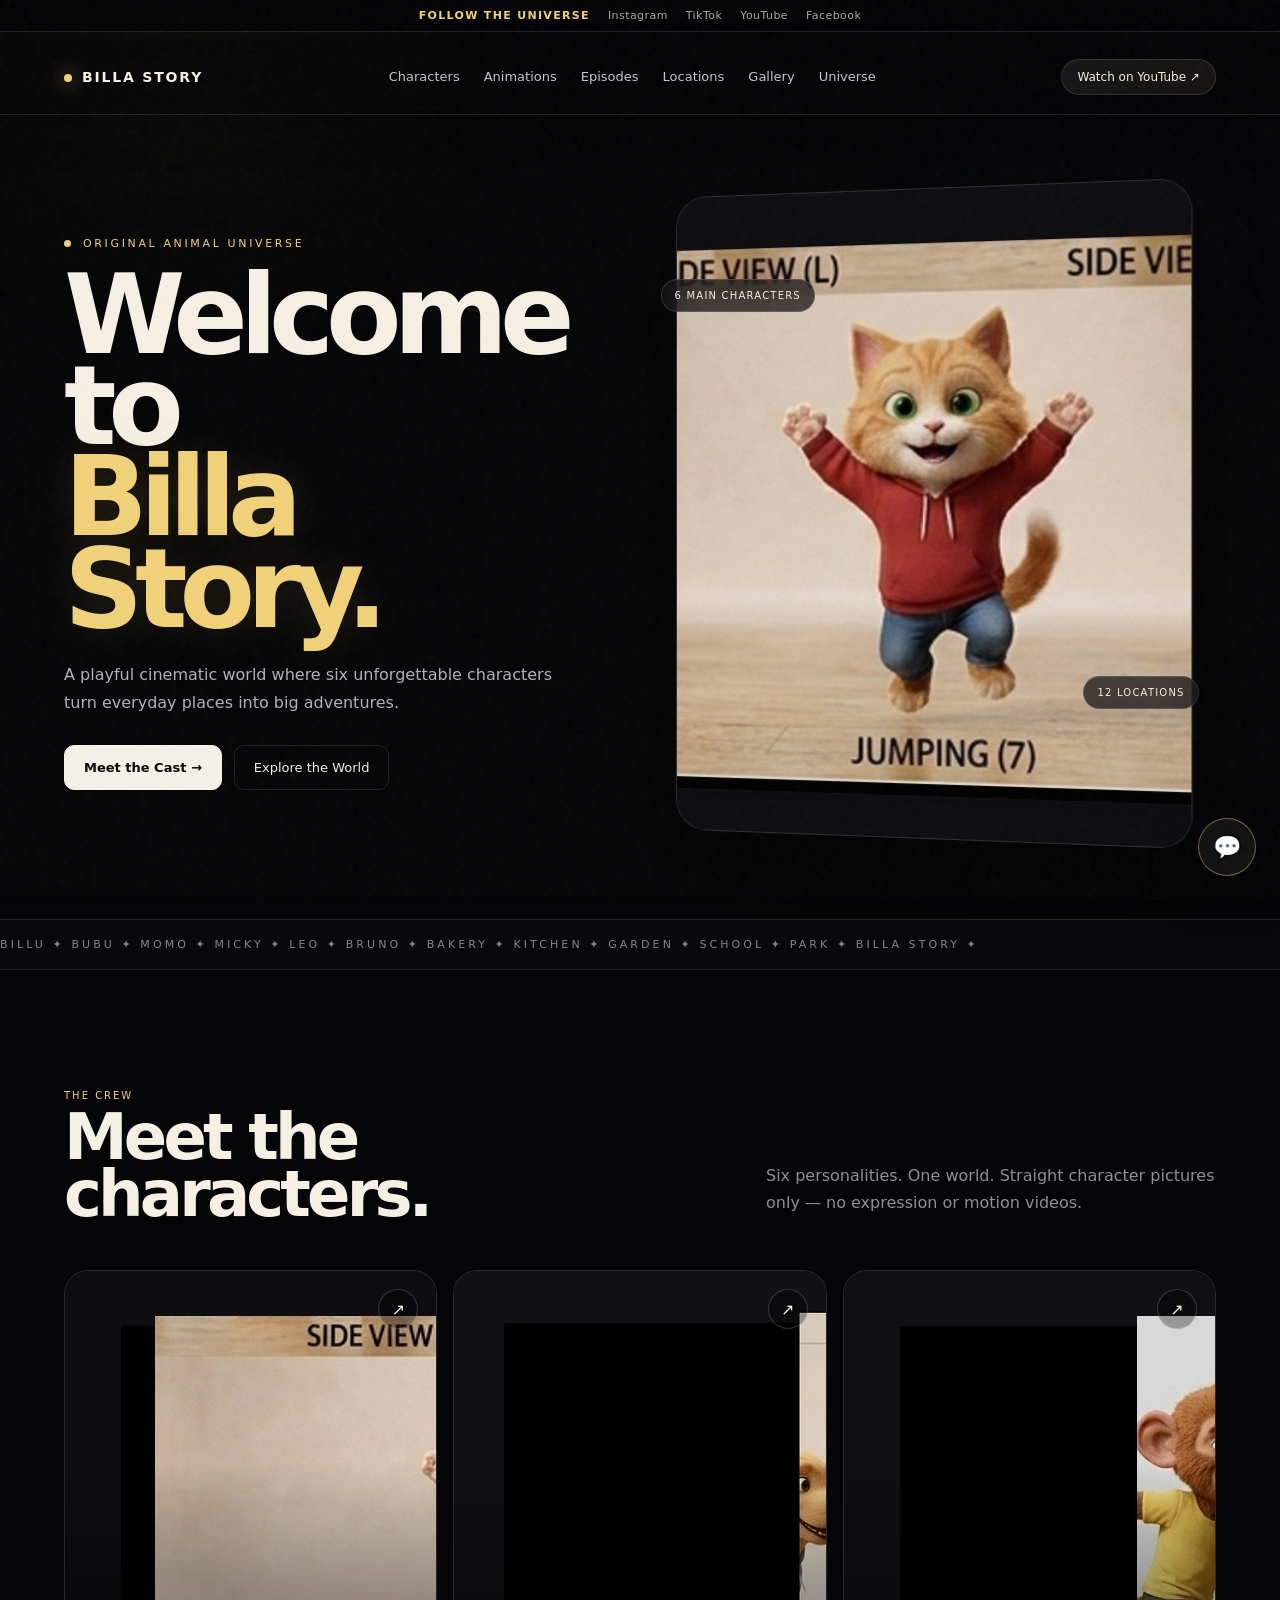
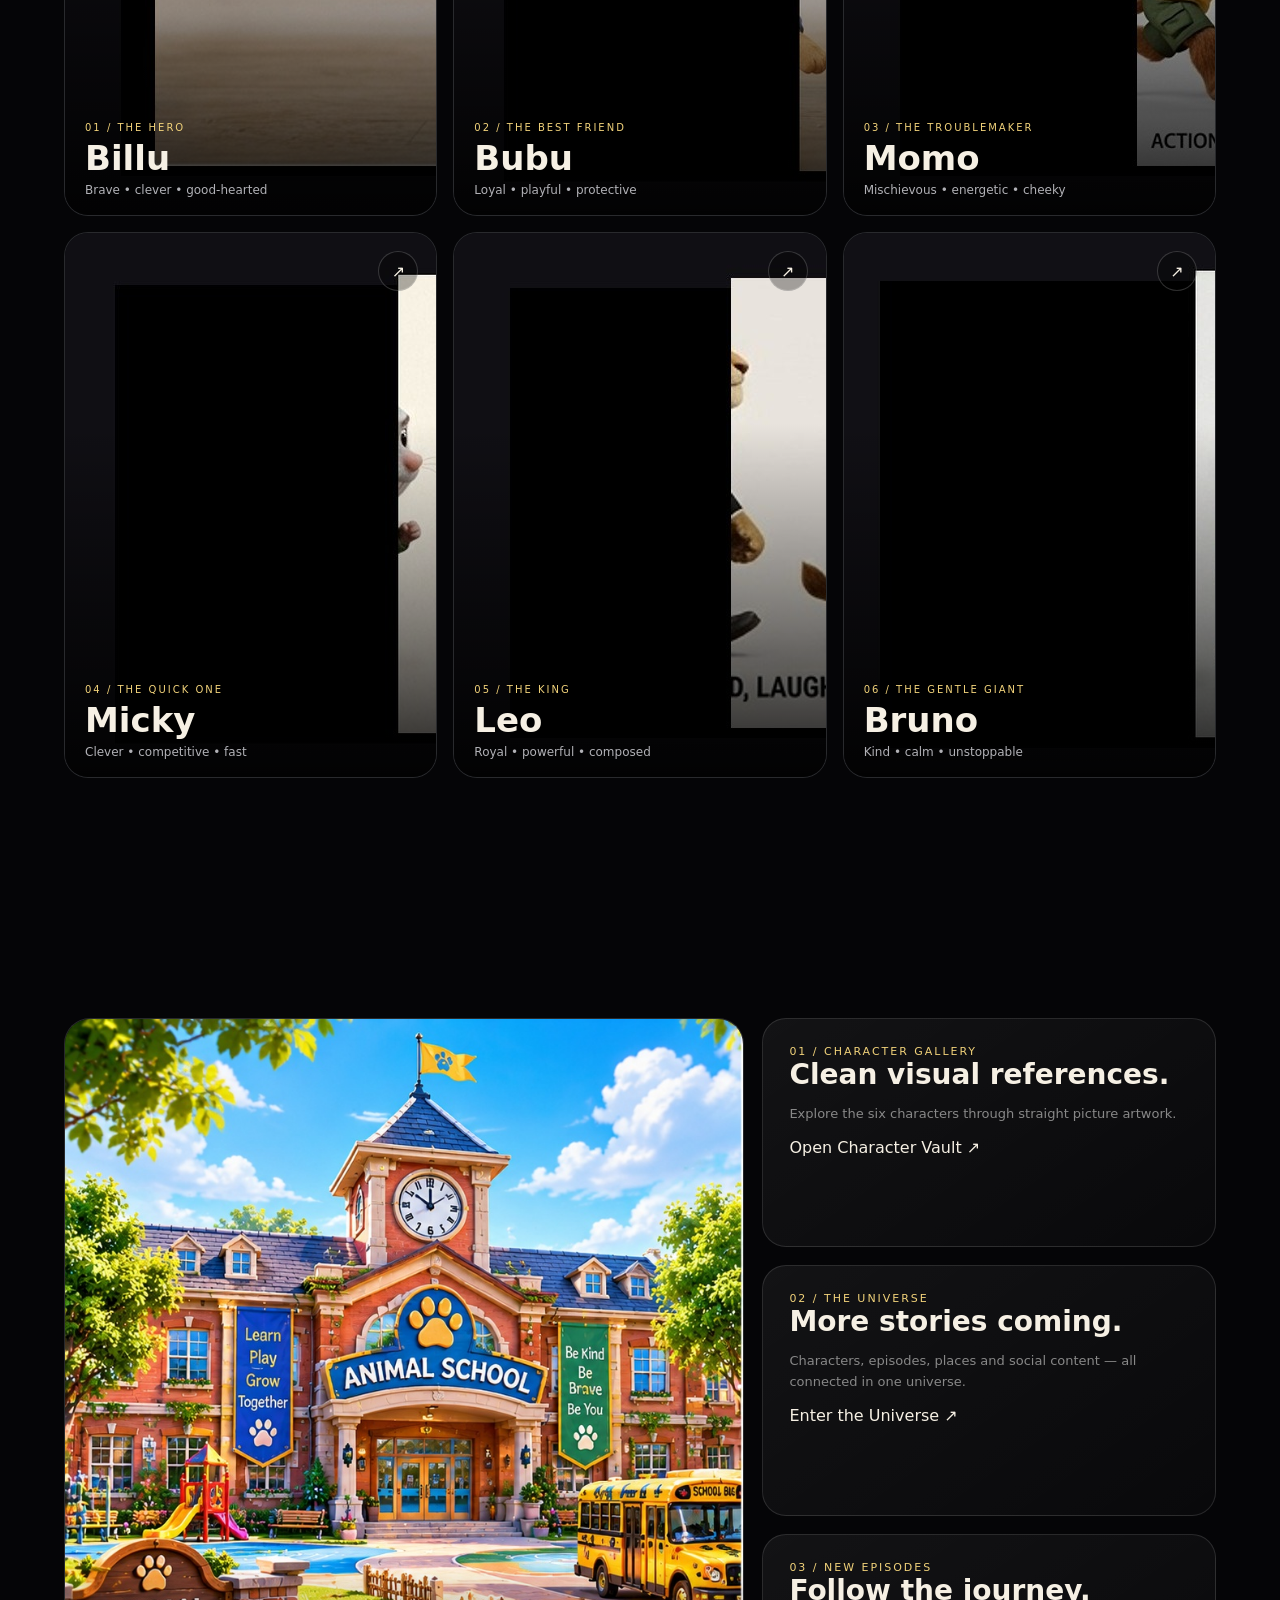
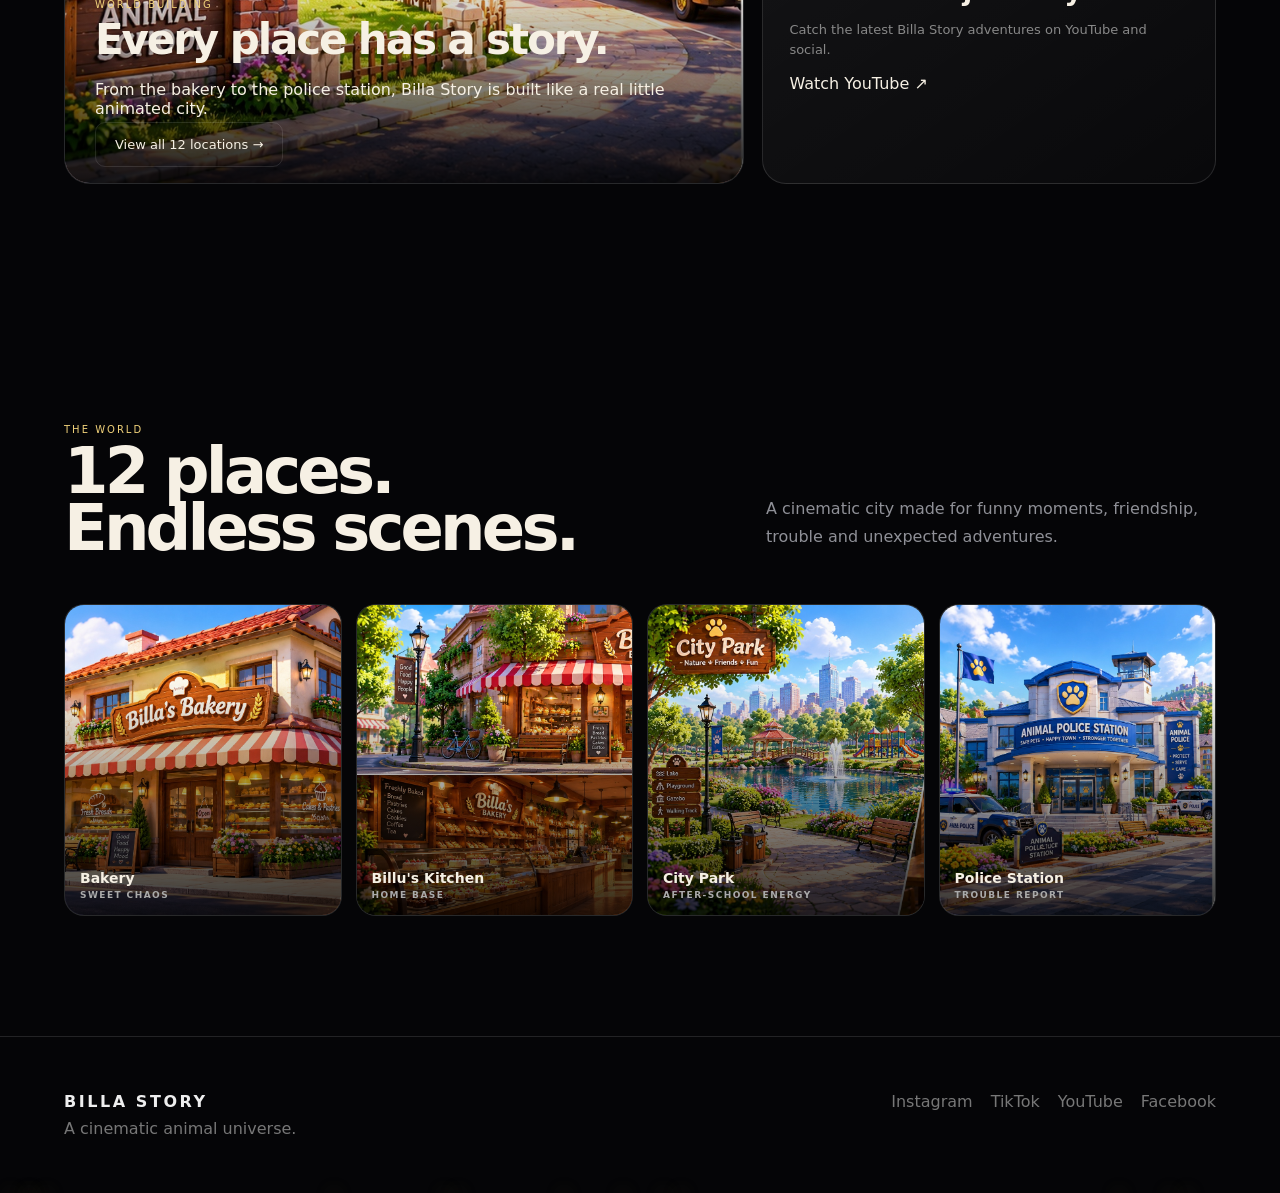
<file: index.html>
<!doctype html><html lang="en"><head><meta charset="utf-8"><meta name="viewport" content="width=device-width,initial-scale=1"><title>Billa Story — The Animated Animal Universe</title><meta name="description" content="Enter the cinematic Billa Story universe."><link rel="stylesheet" href="style.css"><link rel="stylesheet" href="next-level.css"></head><body class="next"><div class="progress"></div><div class="cursor-glow"></div><div class="social-top"><span>FOLLOW THE UNIVERSE</span><a href="https://www.instagram.com/billastory11/" target="_blank">Instagram</a><a href="https://www.tiktok.com/@billastory11" target="_blank">TikTok</a><a href="https://www.youtube.com/@BillaStory11" target="_blank">YouTube</a><a href="https://www.facebook.com/profile.php?id=61595432726542" target="_blank">Facebook</a></div><nav class="nav"><a class="brand" href="index.html"><span class="brand-dot"></span>BILLA STORY</a><div class="navlinks"><a href="characters.html">Characters</a><a href="animations.html">Animations</a><a href="episodes.html">Episodes</a><a href="locations.html">Locations</a><a href="gallery.html">Gallery</a><a href="universe.html">Universe</a></div><a class="nav-cta" href="https://www.youtube.com/@BillaStory11" target="_blank">Watch on YouTube ↗</a></nav><header class="next-hero"><div class="hero-grid"><div class="hero-copy reveal"><div class="hero-kicker"><i class="pulse-dot"></i> ORIGINAL ANIMAL UNIVERSE</div><h1>Welcome to<br><em>Billa Story.</em></h1><p>A playful cinematic world where six unforgettable characters turn everyday places into big adventures.</p><div class="hero-actions"><a class="btn primary" href="characters.html">Meet the Cast →</a><a class="btn" href="locations.html">Explore the World</a></div></div><div class="hero-orbit reveal"><span class="float-chip chip-a">6 main characters</span><span class="float-chip chip-b">12 locations</span><img class="hero-video" src="billu-motion-5s.jpg" alt="Billu character picture"></div></div></header><div class="story-strip"><div>BILLU ✦ BUBU ✦ MOMO ✦ MICKY ✦ LEO ✦ BRUNO ✦ BAKERY ✦ KITCHEN ✦ GARDEN ✦ SCHOOL ✦ PARK ✦ BILLA STORY ✦ </div></div><section class="next-section" id="cast"><div class="section-intro reveal"><div><div class="eyebrow2">The crew</div><h2>Meet the<br>characters.</h2></div><p>Six personalities. One world. Straight character pictures only — no expression or motion videos.</p></div><div class="cast-wall stagger"><a class="cast-card tilt reveal" href="billu.html"><img src="billu-motion-5s.jpg" alt="Billu"><div class="cast-arrow">↗</div><div class="cast-info"><div class="cast-no">01 / THE HERO</div><h3>Billu</h3><p>Brave • clever • good-hearted</p></div></a><a class="cast-card tilt reveal" href="bubu.html"><img src="bubu-motion-5s.jpg" alt="Bubu"><div class="cast-arrow">↗</div><div class="cast-info"><div class="cast-no">02 / THE BEST FRIEND</div><h3>Bubu</h3><p>Loyal • playful • protective</p></div></a><a class="cast-card tilt reveal" href="momo.html"><img src="momo-motion-5s.jpg" alt="Momo"><div class="cast-arrow">↗</div><div class="cast-info"><div class="cast-no">03 / THE TROUBLEMAKER</div><h3>Momo</h3><p>Mischievous • energetic • cheeky</p></div></a><a class="cast-card tilt reveal" href="micky.html"><img src="micky-motion-5s.jpg" alt="Micky"><div class="cast-arrow">↗</div><div class="cast-info"><div class="cast-no">04 / THE QUICK ONE</div><h3>Micky</h3><p>Clever • competitive • fast</p></div></a><a class="cast-card tilt reveal" href="leo.html"><img src="leo-motion-5s.jpg" alt="Leo"><div class="cast-arrow">↗</div><div class="cast-info"><div class="cast-no">05 / THE KING</div><h3>Leo</h3><p>Royal • powerful • composed</p></div></a><a class="cast-card tilt reveal" href="bruno.html"><img src="bruno-motion-5s.jpg" alt="Bruno"><div class="cast-arrow">↗</div><div class="cast-info"><div class="cast-no">06 / THE GENTLE GIANT</div><h3>Bruno</h3><p>Kind • calm • unstoppable</p></div></a></div></section><section class="next-section"><div class="trio"><div class="feature-panel reveal"><img src="animal-school-exterior.jpg" alt="Animal School"><div class="feature-copy"><div class="eyebrow2">World building</div><h3>Every place has a story.</h3><p>From the bakery to the police station, Billa Story is built like a real little animated city.</p><a class="btn" href="locations.html">View all 12 locations →</a></div></div><div class="mini-stack"><div class="mini-panel reveal"><div class="number">01 / CHARACTER GALLERY</div><strong>Clean visual references.</strong><p>Explore the six characters through straight picture artwork.</p><a href="characters.html">Open Character Vault ↗</a></div><div class="mini-panel reveal"><div class="number">02 / THE UNIVERSE</div><strong>More stories coming.</strong><p>Characters, episodes, places and social content — all connected in one universe.</p><a href="universe.html">Enter the Universe ↗</a></div><div class="mini-panel reveal"><div class="number">03 / NEW EPISODES</div><strong>Follow the journey.</strong><p>Catch the latest Billa Story adventures on YouTube and social.</p><a href="https://www.youtube.com/@BillaStory11" target="_blank">Watch YouTube ↗</a></div></div></div></section><section class="next-section"><div class="section-intro reveal"><div><div class="eyebrow2">The world</div><h2>12 places.<br>Endless scenes.</h2></div><p>A cinematic city made for funny moments, friendship, trouble and unexpected adventures.</p></div><div class="location-rail"><a class="place reveal" href="locations.html"><img src="bakery-exterior.jpg" alt="Bakery"><label>Bakery<small>sweet chaos</small></label></a><a class="place reveal" href="locations.html"><img src="billus-kitchen-exterior.jpg" alt="Billu's Kitchen"><label>Billu's Kitchen<small>home base</small></label></a><a class="place reveal" href="locations.html"><img src="city-park-exterior.jpg" alt="City Park"><label>City Park<small>after-school energy</small></label></a><a class="place reveal" href="locations.html"><img src="police-station-exterior.jpg" alt="Police Station"><label>Police Station<small>trouble report</small></label></a></div></section><footer class="next-footer"><div><strong>BILLA STORY</strong><div style="margin-top:8px">A cinematic animal universe.</div></div><div style="display:flex;gap:18px;flex-wrap:wrap"><a href="https://www.instagram.com/billastory11/" target="_blank">Instagram</a><a href="https://www.tiktok.com/@billastory11" target="_blank">TikTok</a><a href="https://www.youtube.com/@BillaStory11" target="_blank">YouTube</a><a href="https://www.facebook.com/profile.php?id=61595432726542" target="_blank">Facebook</a></div></footer><button class="bot-fab" id="botFab" aria-label="Open Billa Bot">💬</button><div class="bot-panel" id="botPanel"><div class="bot-head"><div><strong>Billa Bot</strong><span>Your Billa Story guide</span></div><button id="botClose">×</button></div><div class="bot-messages" id="botMessages"><div class="bot-msg bot">Assalam-o-alaikum! 👋 Main Billa Bot hoon. Characters, locations ya YouTube ke baare mein poochho.</div></div><div class="bot-quick"><button data-q="Who is Billu?">Billu</button><button data-q="Show locations">Locations</button><button data-q="YouTube link">YouTube</button></div><form class="bot-form" id="botForm"><input id="botInput" placeholder="Ask Billa Bot..." autocomplete="off"><button>Send</button></form></div><script src="script.js"></script><script src="next-level.js"></script></body></html>
</file>
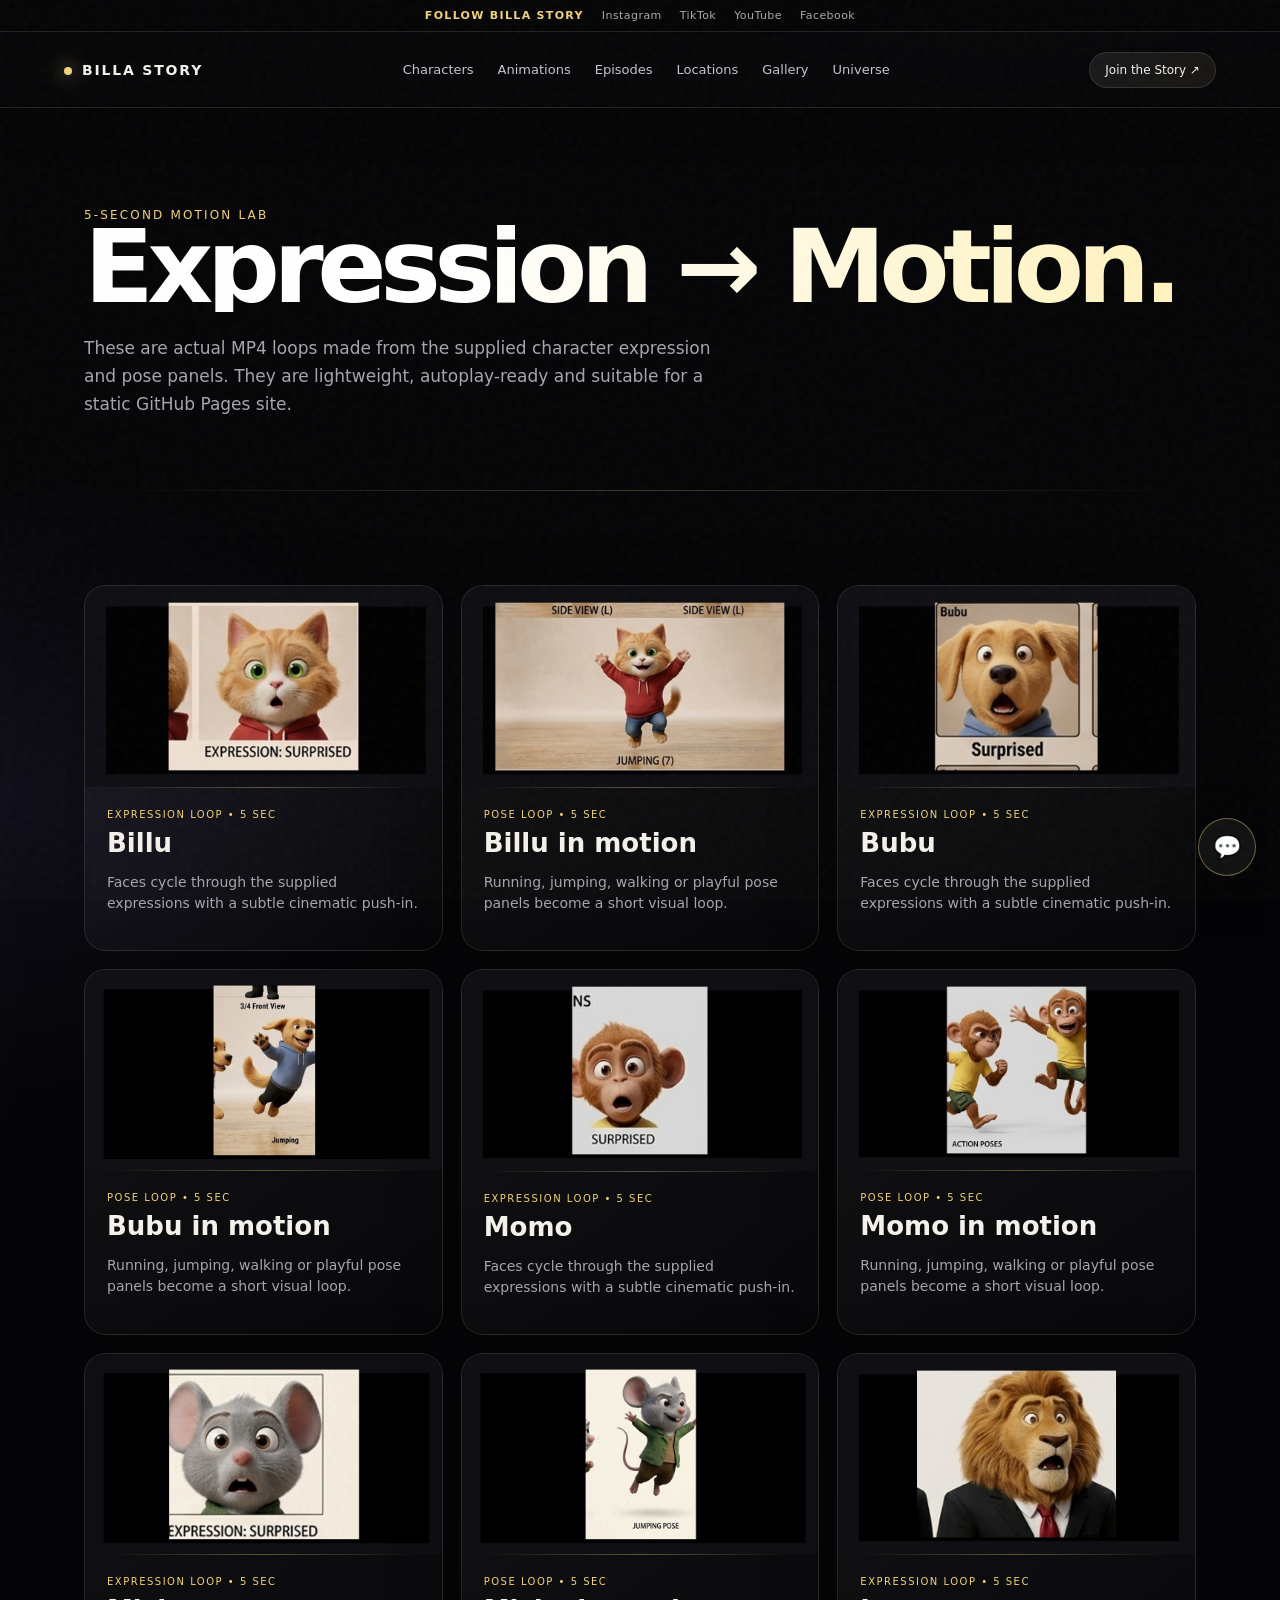
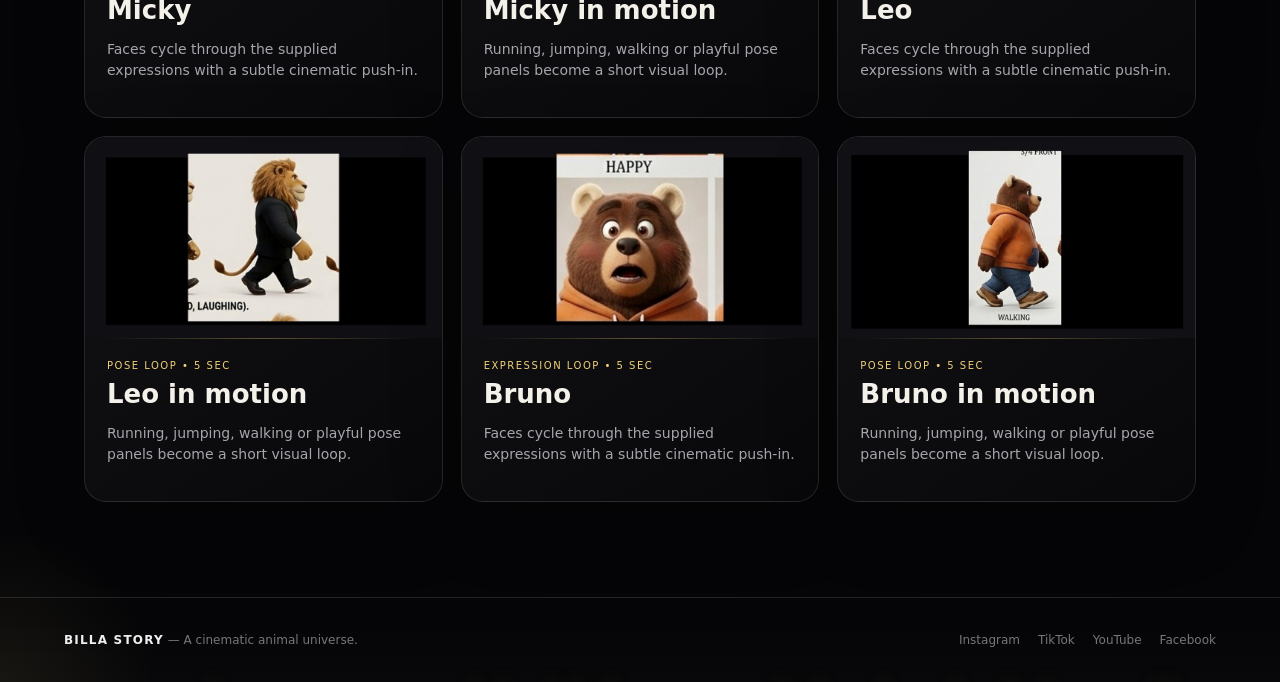
<file: animations.html>
<!doctype html><html lang="en"><head><meta charset="utf-8"><meta name="viewport" content="width=device-width,initial-scale=1"><title>Animation Lab — Billa Story</title><meta name="description" content="Billa Story — a cinematic animal universe."><link rel="stylesheet" href="style.css"></head><body><div class="social-top"><span>FOLLOW BILLA STORY</span><a href="https://www.instagram.com/billastory11/" target="_blank" rel="noopener">Instagram</a><a href="https://www.tiktok.com/@billastory11" target="_blank" rel="noopener">TikTok</a><a href="https://www.youtube.com/@BillaStory11" target="_blank" rel="noopener">YouTube</a><a href="https://www.facebook.com/profile.php?id=61595432726542" target="_blank" rel="noopener">Facebook</a></div>
<nav class="nav">
  <a class="brand" href="index.html"><span class="brand-dot"></span>BILLA STORY</a>
  <div class="navlinks">
    <a href="characters.html">Characters</a>
    <a href="animations.html">Animations</a>
    <a href="episodes.html">Episodes</a>
    <a href="locations.html">Locations</a>
    <a href="gallery.html">Gallery</a>
    <a href="universe.html">Universe</a>
  </div>
  <a class="nav-cta" href="social.html">Join the Story ↗</a>
</nav>

<section class="page-hero reveal"><div class="kicker">5-second motion lab</div><h1>Expression → Motion.</h1><p>These are actual MP4 loops made from the supplied character expression and pose panels. They are lightweight, autoplay-ready and suitable for a static GitHub Pages site.</p></section>
<section class="section"><div class="grid">
<div class="card reveal"><video autoplay muted loop playsinline poster="billu-expressions-5s.jpg"><source src="billu-expressions-5s.mp4" type="video/mp4"></video><div class="card-body"><div class="tag">Expression loop • 5 sec</div><h3>Billu</h3><p>Faces cycle through the supplied expressions with a subtle cinematic push-in.</p></div></div>
<div class="card reveal"><video autoplay muted loop playsinline poster="billu-motion-5s.jpg"><source src="billu-motion-5s.mp4" type="video/mp4"></video><div class="card-body"><div class="tag">Pose loop • 5 sec</div><h3>Billu in motion</h3><p>Running, jumping, walking or playful pose panels become a short visual loop.</p></div></div>

<div class="card reveal"><video autoplay muted loop playsinline poster="bubu-expressions-5s.jpg"><source src="bubu-expressions-5s.mp4" type="video/mp4"></video><div class="card-body"><div class="tag">Expression loop • 5 sec</div><h3>Bubu</h3><p>Faces cycle through the supplied expressions with a subtle cinematic push-in.</p></div></div>
<div class="card reveal"><video autoplay muted loop playsinline poster="bubu-motion-5s.jpg"><source src="bubu-motion-5s.mp4" type="video/mp4"></video><div class="card-body"><div class="tag">Pose loop • 5 sec</div><h3>Bubu in motion</h3><p>Running, jumping, walking or playful pose panels become a short visual loop.</p></div></div>

<div class="card reveal"><video autoplay muted loop playsinline poster="momo-expressions-5s.jpg"><source src="momo-expressions-5s.mp4" type="video/mp4"></video><div class="card-body"><div class="tag">Expression loop • 5 sec</div><h3>Momo</h3><p>Faces cycle through the supplied expressions with a subtle cinematic push-in.</p></div></div>
<div class="card reveal"><video autoplay muted loop playsinline poster="momo-motion-5s.jpg"><source src="momo-motion-5s.mp4" type="video/mp4"></video><div class="card-body"><div class="tag">Pose loop • 5 sec</div><h3>Momo in motion</h3><p>Running, jumping, walking or playful pose panels become a short visual loop.</p></div></div>

<div class="card reveal"><video autoplay muted loop playsinline poster="micky-expressions-5s.jpg"><source src="micky-expressions-5s.mp4" type="video/mp4"></video><div class="card-body"><div class="tag">Expression loop • 5 sec</div><h3>Micky</h3><p>Faces cycle through the supplied expressions with a subtle cinematic push-in.</p></div></div>
<div class="card reveal"><video autoplay muted loop playsinline poster="micky-motion-5s.jpg"><source src="micky-motion-5s.mp4" type="video/mp4"></video><div class="card-body"><div class="tag">Pose loop • 5 sec</div><h3>Micky in motion</h3><p>Running, jumping, walking or playful pose panels become a short visual loop.</p></div></div>

<div class="card reveal"><video autoplay muted loop playsinline poster="leo-expressions-5s.jpg"><source src="leo-expressions-5s.mp4" type="video/mp4"></video><div class="card-body"><div class="tag">Expression loop • 5 sec</div><h3>Leo</h3><p>Faces cycle through the supplied expressions with a subtle cinematic push-in.</p></div></div>
<div class="card reveal"><video autoplay muted loop playsinline poster="leo-motion-5s.jpg"><source src="leo-motion-5s.mp4" type="video/mp4"></video><div class="card-body"><div class="tag">Pose loop • 5 sec</div><h3>Leo in motion</h3><p>Running, jumping, walking or playful pose panels become a short visual loop.</p></div></div>

<div class="card reveal"><video autoplay muted loop playsinline poster="bruno-expressions-5s.jpg"><source src="bruno-expressions-5s.mp4" type="video/mp4"></video><div class="card-body"><div class="tag">Expression loop • 5 sec</div><h3>Bruno</h3><p>Faces cycle through the supplied expressions with a subtle cinematic push-in.</p></div></div>
<div class="card reveal"><video autoplay muted loop playsinline poster="bruno-motion-5s.jpg"><source src="bruno-motion-5s.mp4" type="video/mp4"></video><div class="card-body"><div class="tag">Pose loop • 5 sec</div><h3>Bruno in motion</h3><p>Running, jumping, walking or playful pose panels become a short visual loop.</p></div></div>
</div></section>

<footer class="footer">
  <div><strong>BILLA STORY</strong><span> — A cinematic animal universe.</span></div>
  <div class="social-mini">
    <a href="https://www.instagram.com/billastory11/" target="_blank" rel="noopener">Instagram</a>
    <a href="https://www.tiktok.com/@billastory11" target="_blank" rel="noopener">TikTok</a>
    <a href="https://www.youtube.com/@BilloStory11" target="_blank" rel="noopener">YouTube</a>
    <a href="https://www.facebook.com/profile.php?id=61595432726542" target="_blank" rel="noopener">Facebook</a>
  </div>
</footer>
<button class="bot-fab" id="botFab" aria-label="Open Billa Bot">💬</button><div class="bot-panel" id="botPanel"><div class="bot-head"><div><strong>Billa Bot</strong><span>Your Billa Story guide</span></div><button id="botClose">×</button></div><div class="bot-messages" id="botMessages"><div class="bot-msg bot">Assalam-o-alaikum! 👋 Main Billa Bot hoon. Characters, locations ya YouTube ke baare mein poochho.</div></div><div class="bot-quick"><button data-q="Who is Billu?">Billu</button><button data-q="Show locations">Locations</button><button data-q="YouTube link">YouTube</button></div><form class="bot-form" id="botForm"><input id="botInput" placeholder="Ask Billa Bot..." autocomplete="off"><button>Send</button></form></div><script src="script.js"></script></body></html>
</file>
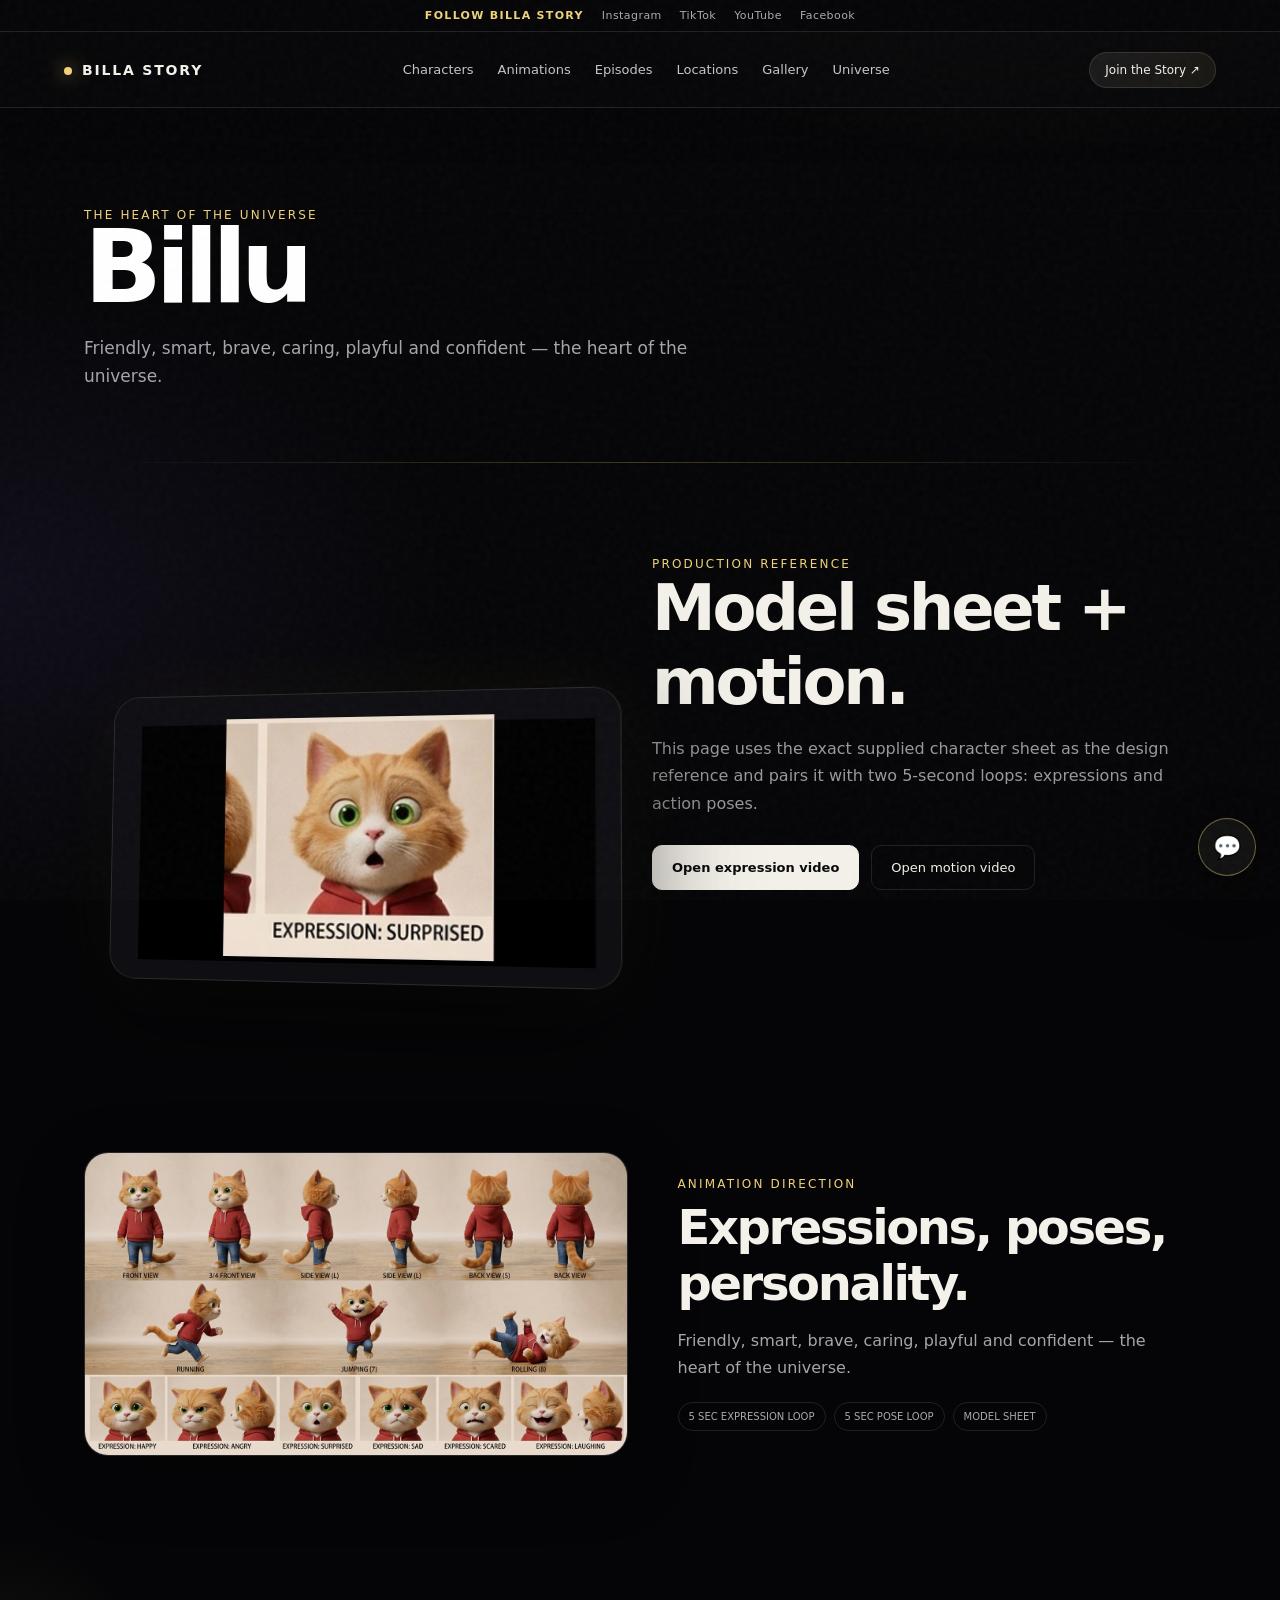
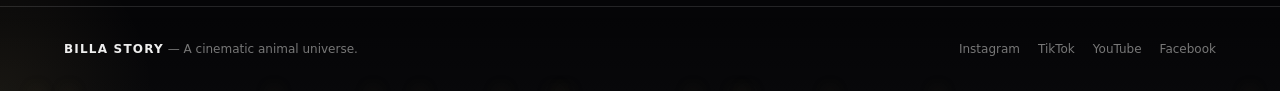
<file: billu.html>
<!doctype html><html lang="en"><head><meta charset="utf-8"><meta name="viewport" content="width=device-width,initial-scale=1"><title>Billu — Billa Story</title><meta name="description" content="Billa Story — a cinematic animal universe."><link rel="stylesheet" href="style.css"></head><body><div class="social-top"><span>FOLLOW BILLA STORY</span><a href="https://www.instagram.com/billastory11/" target="_blank" rel="noopener">Instagram</a><a href="https://www.tiktok.com/@billastory11" target="_blank" rel="noopener">TikTok</a><a href="https://www.youtube.com/@BillaStory11" target="_blank" rel="noopener">YouTube</a><a href="https://www.facebook.com/profile.php?id=61595432726542" target="_blank" rel="noopener">Facebook</a></div>
<nav class="nav">
  <a class="brand" href="index.html"><span class="brand-dot"></span>BILLA STORY</a>
  <div class="navlinks">
    <a href="characters.html">Characters</a>
    <a href="animations.html">Animations</a>
    <a href="episodes.html">Episodes</a>
    <a href="locations.html">Locations</a>
    <a href="gallery.html">Gallery</a>
    <a href="universe.html">Universe</a>
  </div>
  <a class="nav-cta" href="social.html">Join the Story ↗</a>
</nav>

<section class="page-hero reveal"><div class="kicker">The heart of the universe</div><h1>Billu</h1><p>Friendly, smart, brave, caring, playful and confident — the heart of the universe.</p></section>
<section class="section">
<div class="split">
<div class="stage reveal"><div class="stage-card"><video autoplay muted loop playsinline poster="billu-expressions-5s.jpg"><source src="billu-expressions-5s.mp4" type="video/mp4"></video></div></div>
<div class="reveal"><div class="kicker">Production reference</div><h2>Model sheet + motion.</h2><p style="color:#999;line-height:1.7">This page uses the exact supplied character sheet as the design reference and pairs it with two 5-second loops: expressions and action poses.</p><div class="buttons"><a class="btn primary" href="billu-expressions-5s.mp4">Open expression video</a><a class="btn" href="billu-motion-5s.mp4">Open motion video</a></div></div>
</div>
<div style="height:35px"></div>
<div class="character-row reveal"><div class="sheet"><img src="billu-model-sheet.jpg" alt="Billu model sheet"></div><div class="char-copy"><div class="kicker">Animation direction</div><h2>Expressions, poses, personality.</h2><p>Friendly, smart, brave, caring, playful and confident — the heart of the universe.</p><div class="specs"><span class="spec">5 SEC EXPRESSION LOOP</span><span class="spec">5 SEC POSE LOOP</span><span class="spec">MODEL SHEET</span></div></div></div>
</section>

<footer class="footer">
  <div><strong>BILLA STORY</strong><span> — A cinematic animal universe.</span></div>
  <div class="social-mini">
    <a href="https://www.instagram.com/billastory11/" target="_blank" rel="noopener">Instagram</a>
    <a href="https://www.tiktok.com/@billastory11" target="_blank" rel="noopener">TikTok</a>
    <a href="https://www.youtube.com/@BilloStory11" target="_blank" rel="noopener">YouTube</a>
    <a href="https://www.facebook.com/profile.php?id=61595432726542" target="_blank" rel="noopener">Facebook</a>
  </div>
</footer>
<button class="bot-fab" id="botFab" aria-label="Open Billa Bot">💬</button><div class="bot-panel" id="botPanel"><div class="bot-head"><div><strong>Billa Bot</strong><span>Your Billa Story guide</span></div><button id="botClose">×</button></div><div class="bot-messages" id="botMessages"><div class="bot-msg bot">Assalam-o-alaikum! 👋 Main Billa Bot hoon. Characters, locations ya YouTube ke baare mein poochho.</div></div><div class="bot-quick"><button data-q="Who is Billu?">Billu</button><button data-q="Show locations">Locations</button><button data-q="YouTube link">YouTube</button></div><form class="bot-form" id="botForm"><input id="botInput" placeholder="Ask Billa Bot..." autocomplete="off"><button>Send</button></form></div><script src="script.js"></script></body></html>
</file>
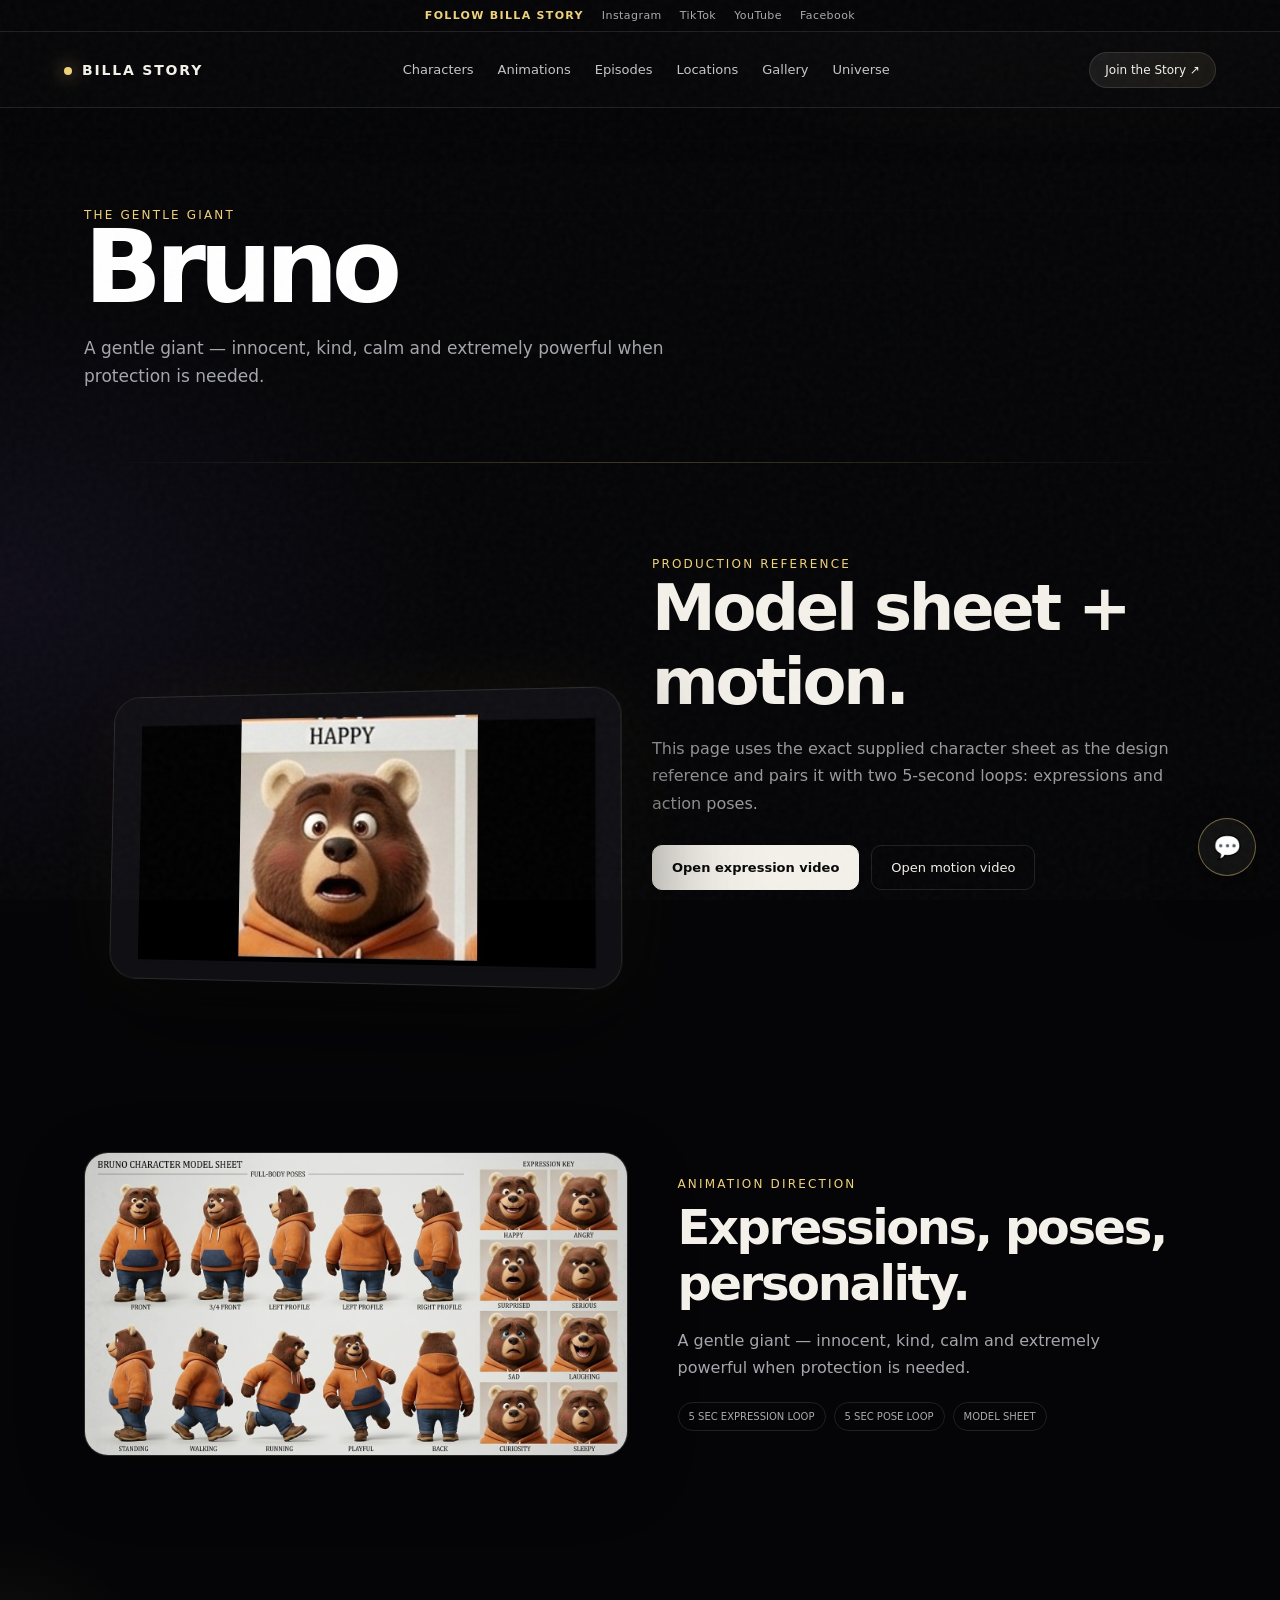
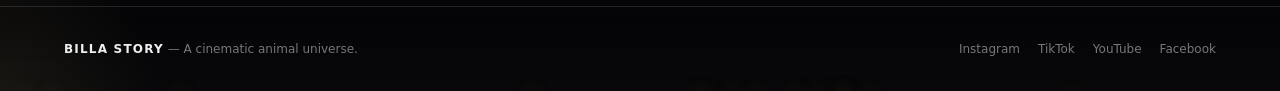
<file: bruno.html>
<!doctype html><html lang="en"><head><meta charset="utf-8"><meta name="viewport" content="width=device-width,initial-scale=1"><title>Bruno — Billa Story</title><meta name="description" content="Billa Story — a cinematic animal universe."><link rel="stylesheet" href="style.css"></head><body><div class="social-top"><span>FOLLOW BILLA STORY</span><a href="https://www.instagram.com/billastory11/" target="_blank" rel="noopener">Instagram</a><a href="https://www.tiktok.com/@billastory11" target="_blank" rel="noopener">TikTok</a><a href="https://www.youtube.com/@BillaStory11" target="_blank" rel="noopener">YouTube</a><a href="https://www.facebook.com/profile.php?id=61595432726542" target="_blank" rel="noopener">Facebook</a></div>
<nav class="nav">
  <a class="brand" href="index.html"><span class="brand-dot"></span>BILLA STORY</a>
  <div class="navlinks">
    <a href="characters.html">Characters</a>
    <a href="animations.html">Animations</a>
    <a href="episodes.html">Episodes</a>
    <a href="locations.html">Locations</a>
    <a href="gallery.html">Gallery</a>
    <a href="universe.html">Universe</a>
  </div>
  <a class="nav-cta" href="social.html">Join the Story ↗</a>
</nav>

<section class="page-hero reveal"><div class="kicker">The gentle giant</div><h1>Bruno</h1><p>A gentle giant — innocent, kind, calm and extremely powerful when protection is needed.</p></section>
<section class="section">
<div class="split">
<div class="stage reveal"><div class="stage-card"><video autoplay muted loop playsinline poster="bruno-expressions-5s.jpg"><source src="bruno-expressions-5s.mp4" type="video/mp4"></video></div></div>
<div class="reveal"><div class="kicker">Production reference</div><h2>Model sheet + motion.</h2><p style="color:#999;line-height:1.7">This page uses the exact supplied character sheet as the design reference and pairs it with two 5-second loops: expressions and action poses.</p><div class="buttons"><a class="btn primary" href="bruno-expressions-5s.mp4">Open expression video</a><a class="btn" href="bruno-motion-5s.mp4">Open motion video</a></div></div>
</div>
<div style="height:35px"></div>
<div class="character-row reveal"><div class="sheet"><img src="bruno-model-sheet.jpg" alt="Bruno model sheet"></div><div class="char-copy"><div class="kicker">Animation direction</div><h2>Expressions, poses, personality.</h2><p>A gentle giant — innocent, kind, calm and extremely powerful when protection is needed.</p><div class="specs"><span class="spec">5 SEC EXPRESSION LOOP</span><span class="spec">5 SEC POSE LOOP</span><span class="spec">MODEL SHEET</span></div></div></div>
</section>

<footer class="footer">
  <div><strong>BILLA STORY</strong><span> — A cinematic animal universe.</span></div>
  <div class="social-mini">
    <a href="https://www.instagram.com/billastory11/" target="_blank" rel="noopener">Instagram</a>
    <a href="https://www.tiktok.com/@billastory11" target="_blank" rel="noopener">TikTok</a>
    <a href="https://www.youtube.com/@BilloStory11" target="_blank" rel="noopener">YouTube</a>
    <a href="https://www.facebook.com/profile.php?id=61595432726542" target="_blank" rel="noopener">Facebook</a>
  </div>
</footer>
<button class="bot-fab" id="botFab" aria-label="Open Billa Bot">💬</button><div class="bot-panel" id="botPanel"><div class="bot-head"><div><strong>Billa Bot</strong><span>Your Billa Story guide</span></div><button id="botClose">×</button></div><div class="bot-messages" id="botMessages"><div class="bot-msg bot">Assalam-o-alaikum! 👋 Main Billa Bot hoon. Characters, locations ya YouTube ke baare mein poochho.</div></div><div class="bot-quick"><button data-q="Who is Billu?">Billu</button><button data-q="Show locations">Locations</button><button data-q="YouTube link">YouTube</button></div><form class="bot-form" id="botForm"><input id="botInput" placeholder="Ask Billa Bot..." autocomplete="off"><button>Send</button></form></div><script src="script.js"></script></body></html>
</file>
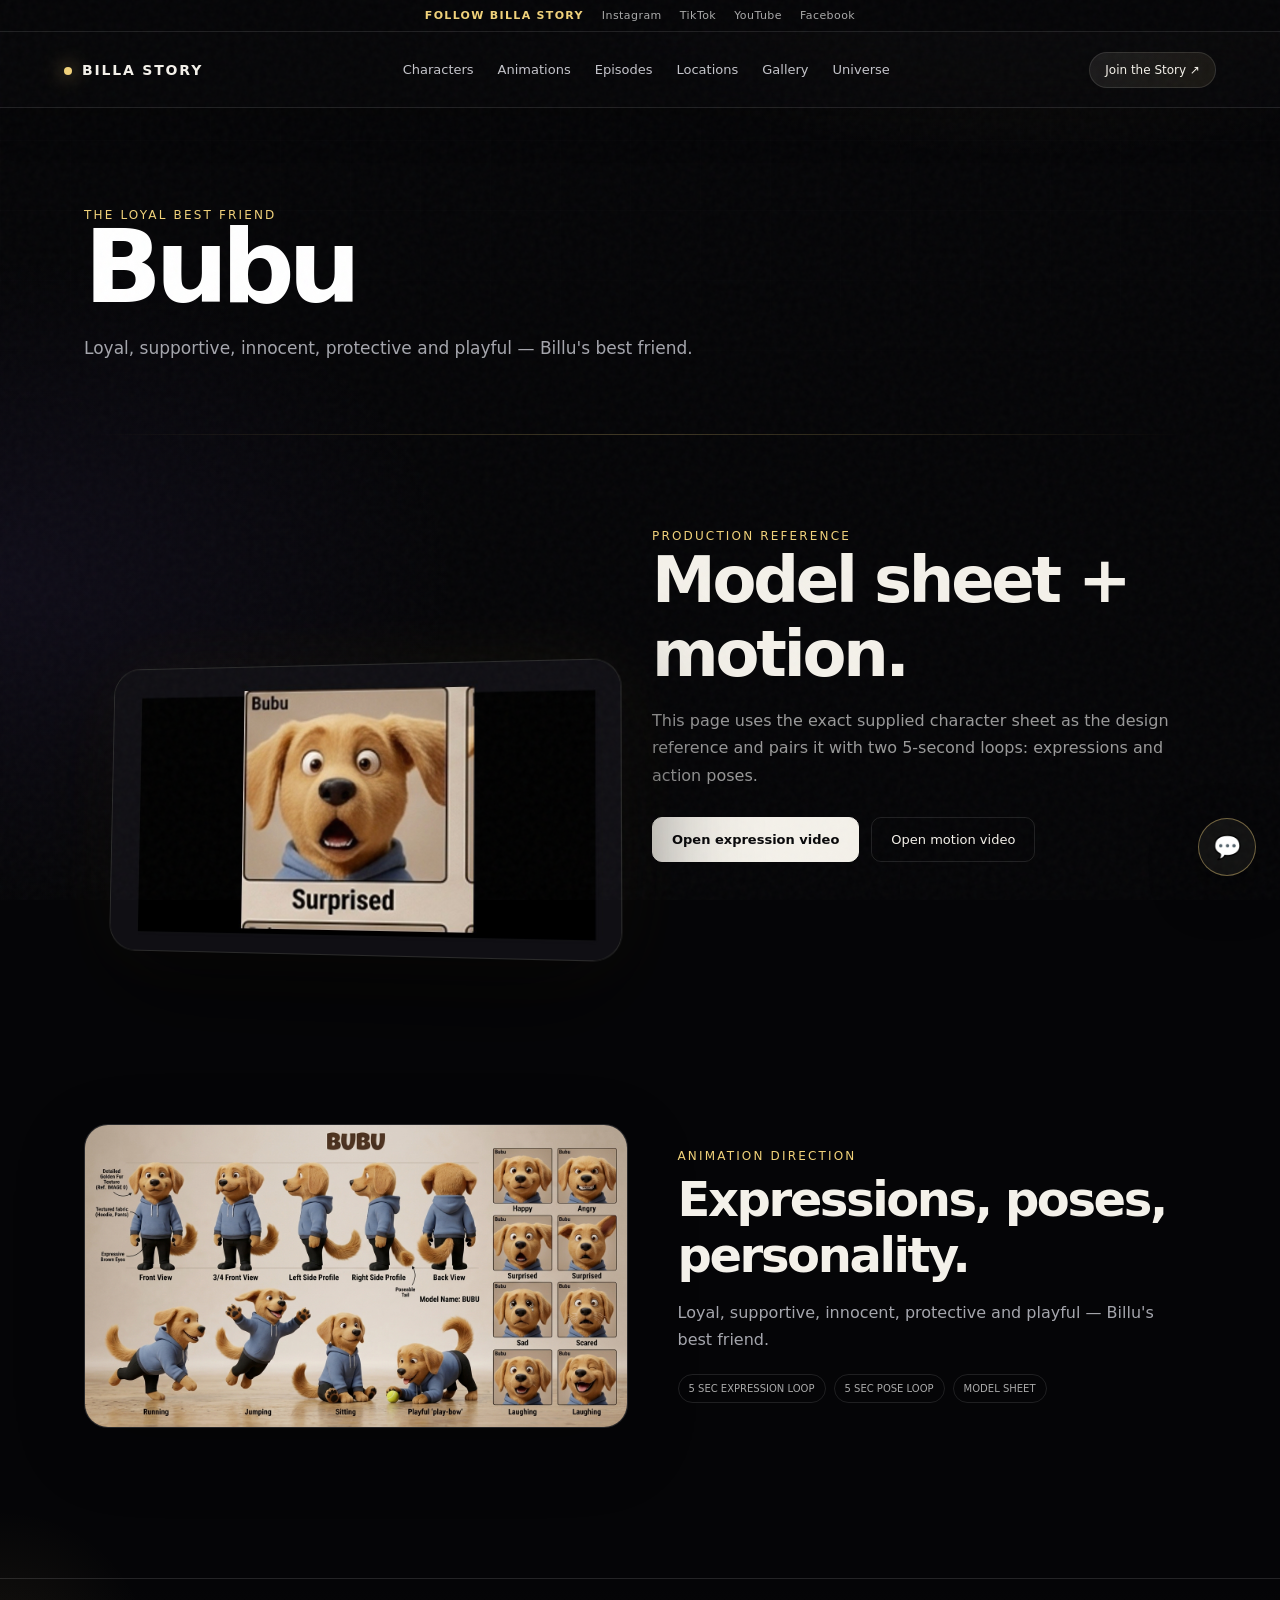
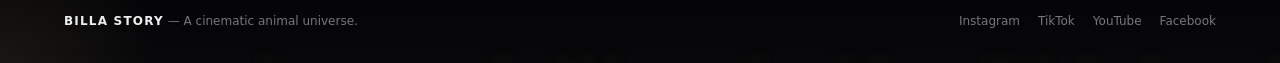
<file: bubu.html>
<!doctype html><html lang="en"><head><meta charset="utf-8"><meta name="viewport" content="width=device-width,initial-scale=1"><title>Bubu — Billa Story</title><meta name="description" content="Billa Story — a cinematic animal universe."><link rel="stylesheet" href="style.css"></head><body><div class="social-top"><span>FOLLOW BILLA STORY</span><a href="https://www.instagram.com/billastory11/" target="_blank" rel="noopener">Instagram</a><a href="https://www.tiktok.com/@billastory11" target="_blank" rel="noopener">TikTok</a><a href="https://www.youtube.com/@BillaStory11" target="_blank" rel="noopener">YouTube</a><a href="https://www.facebook.com/profile.php?id=61595432726542" target="_blank" rel="noopener">Facebook</a></div>
<nav class="nav">
  <a class="brand" href="index.html"><span class="brand-dot"></span>BILLA STORY</a>
  <div class="navlinks">
    <a href="characters.html">Characters</a>
    <a href="animations.html">Animations</a>
    <a href="episodes.html">Episodes</a>
    <a href="locations.html">Locations</a>
    <a href="gallery.html">Gallery</a>
    <a href="universe.html">Universe</a>
  </div>
  <a class="nav-cta" href="social.html">Join the Story ↗</a>
</nav>

<section class="page-hero reveal"><div class="kicker">The loyal best friend</div><h1>Bubu</h1><p>Loyal, supportive, innocent, protective and playful — Billu's best friend.</p></section>
<section class="section">
<div class="split">
<div class="stage reveal"><div class="stage-card"><video autoplay muted loop playsinline poster="bubu-expressions-5s.jpg"><source src="bubu-expressions-5s.mp4" type="video/mp4"></video></div></div>
<div class="reveal"><div class="kicker">Production reference</div><h2>Model sheet + motion.</h2><p style="color:#999;line-height:1.7">This page uses the exact supplied character sheet as the design reference and pairs it with two 5-second loops: expressions and action poses.</p><div class="buttons"><a class="btn primary" href="bubu-expressions-5s.mp4">Open expression video</a><a class="btn" href="bubu-motion-5s.mp4">Open motion video</a></div></div>
</div>
<div style="height:35px"></div>
<div class="character-row reveal"><div class="sheet"><img src="bubu-model-sheet.jpg" alt="Bubu model sheet"></div><div class="char-copy"><div class="kicker">Animation direction</div><h2>Expressions, poses, personality.</h2><p>Loyal, supportive, innocent, protective and playful — Billu's best friend.</p><div class="specs"><span class="spec">5 SEC EXPRESSION LOOP</span><span class="spec">5 SEC POSE LOOP</span><span class="spec">MODEL SHEET</span></div></div></div>
</section>

<footer class="footer">
  <div><strong>BILLA STORY</strong><span> — A cinematic animal universe.</span></div>
  <div class="social-mini">
    <a href="https://www.instagram.com/billastory11/" target="_blank" rel="noopener">Instagram</a>
    <a href="https://www.tiktok.com/@billastory11" target="_blank" rel="noopener">TikTok</a>
    <a href="https://www.youtube.com/@BilloStory11" target="_blank" rel="noopener">YouTube</a>
    <a href="https://www.facebook.com/profile.php?id=61595432726542" target="_blank" rel="noopener">Facebook</a>
  </div>
</footer>
<button class="bot-fab" id="botFab" aria-label="Open Billa Bot">💬</button><div class="bot-panel" id="botPanel"><div class="bot-head"><div><strong>Billa Bot</strong><span>Your Billa Story guide</span></div><button id="botClose">×</button></div><div class="bot-messages" id="botMessages"><div class="bot-msg bot">Assalam-o-alaikum! 👋 Main Billa Bot hoon. Characters, locations ya YouTube ke baare mein poochho.</div></div><div class="bot-quick"><button data-q="Who is Billu?">Billu</button><button data-q="Show locations">Locations</button><button data-q="YouTube link">YouTube</button></div><form class="bot-form" id="botForm"><input id="botInput" placeholder="Ask Billa Bot..." autocomplete="off"><button>Send</button></form></div><script src="script.js"></script></body></html>
</file>
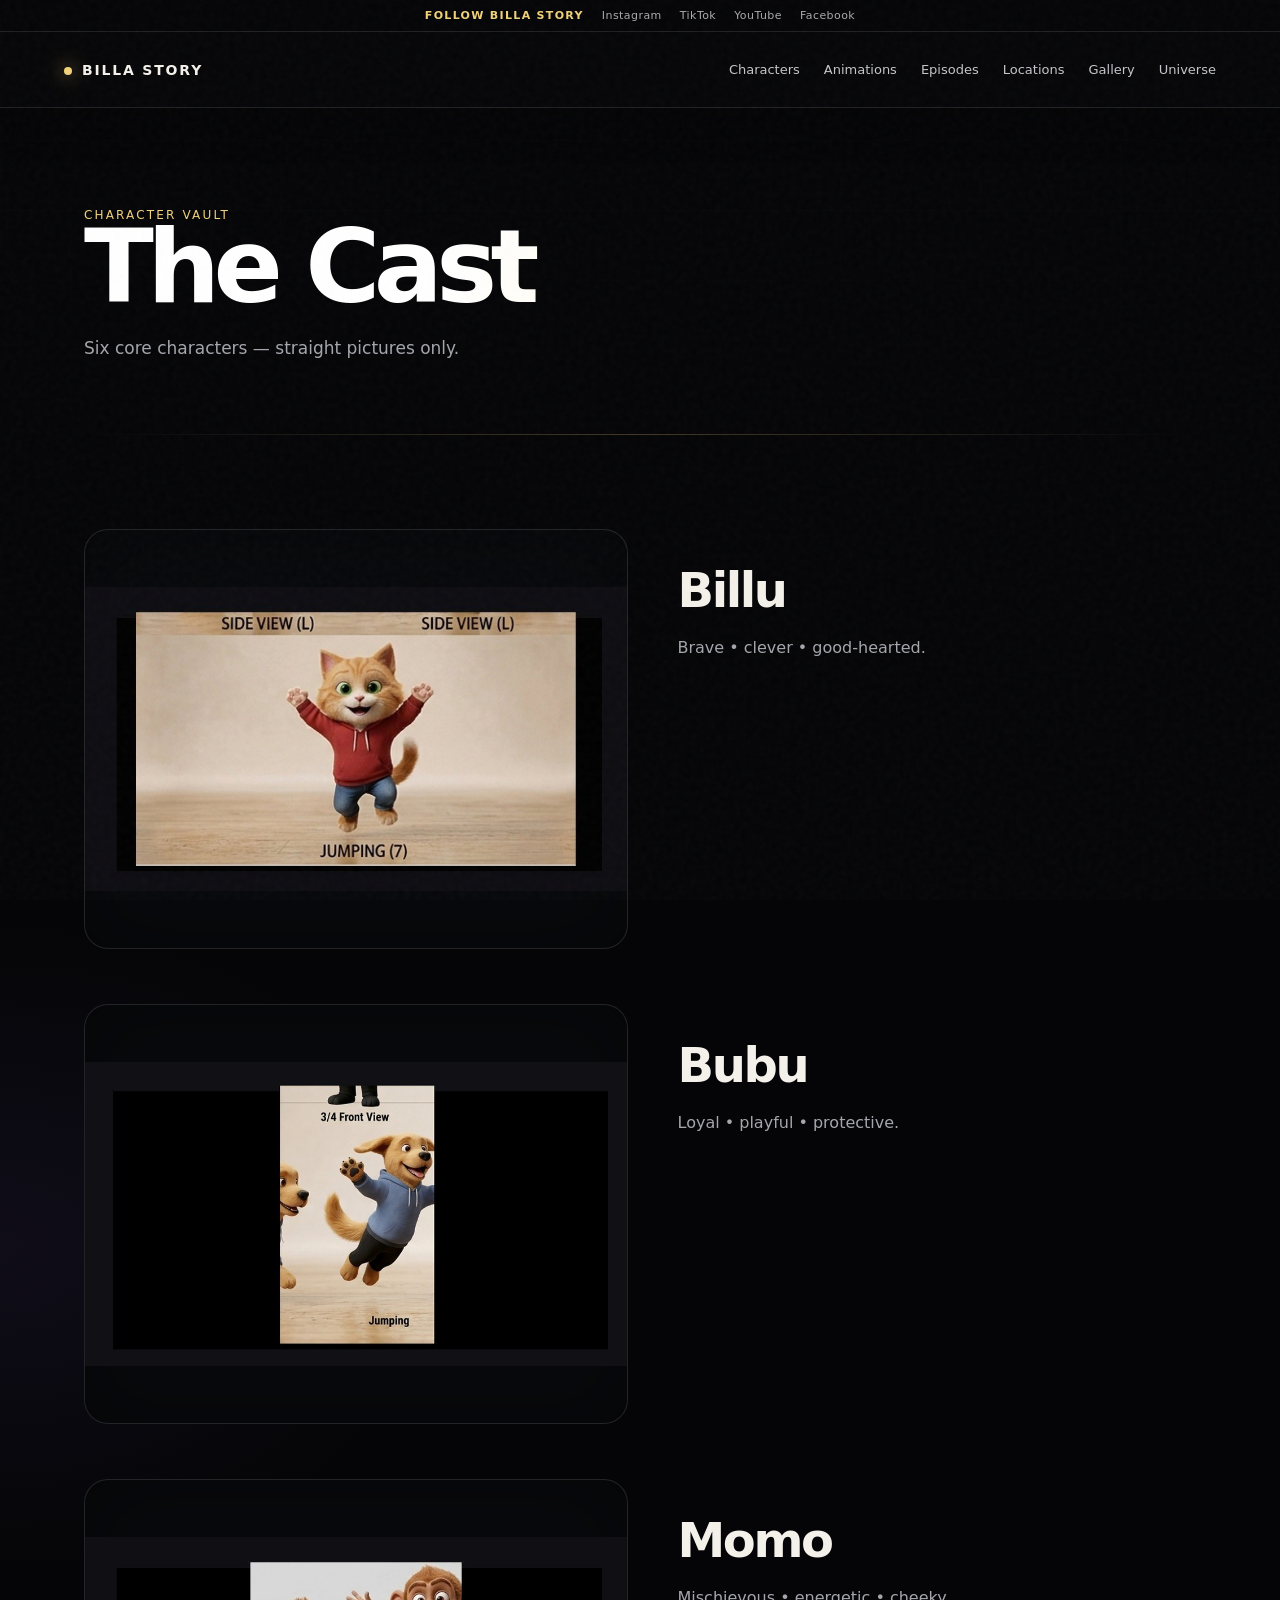
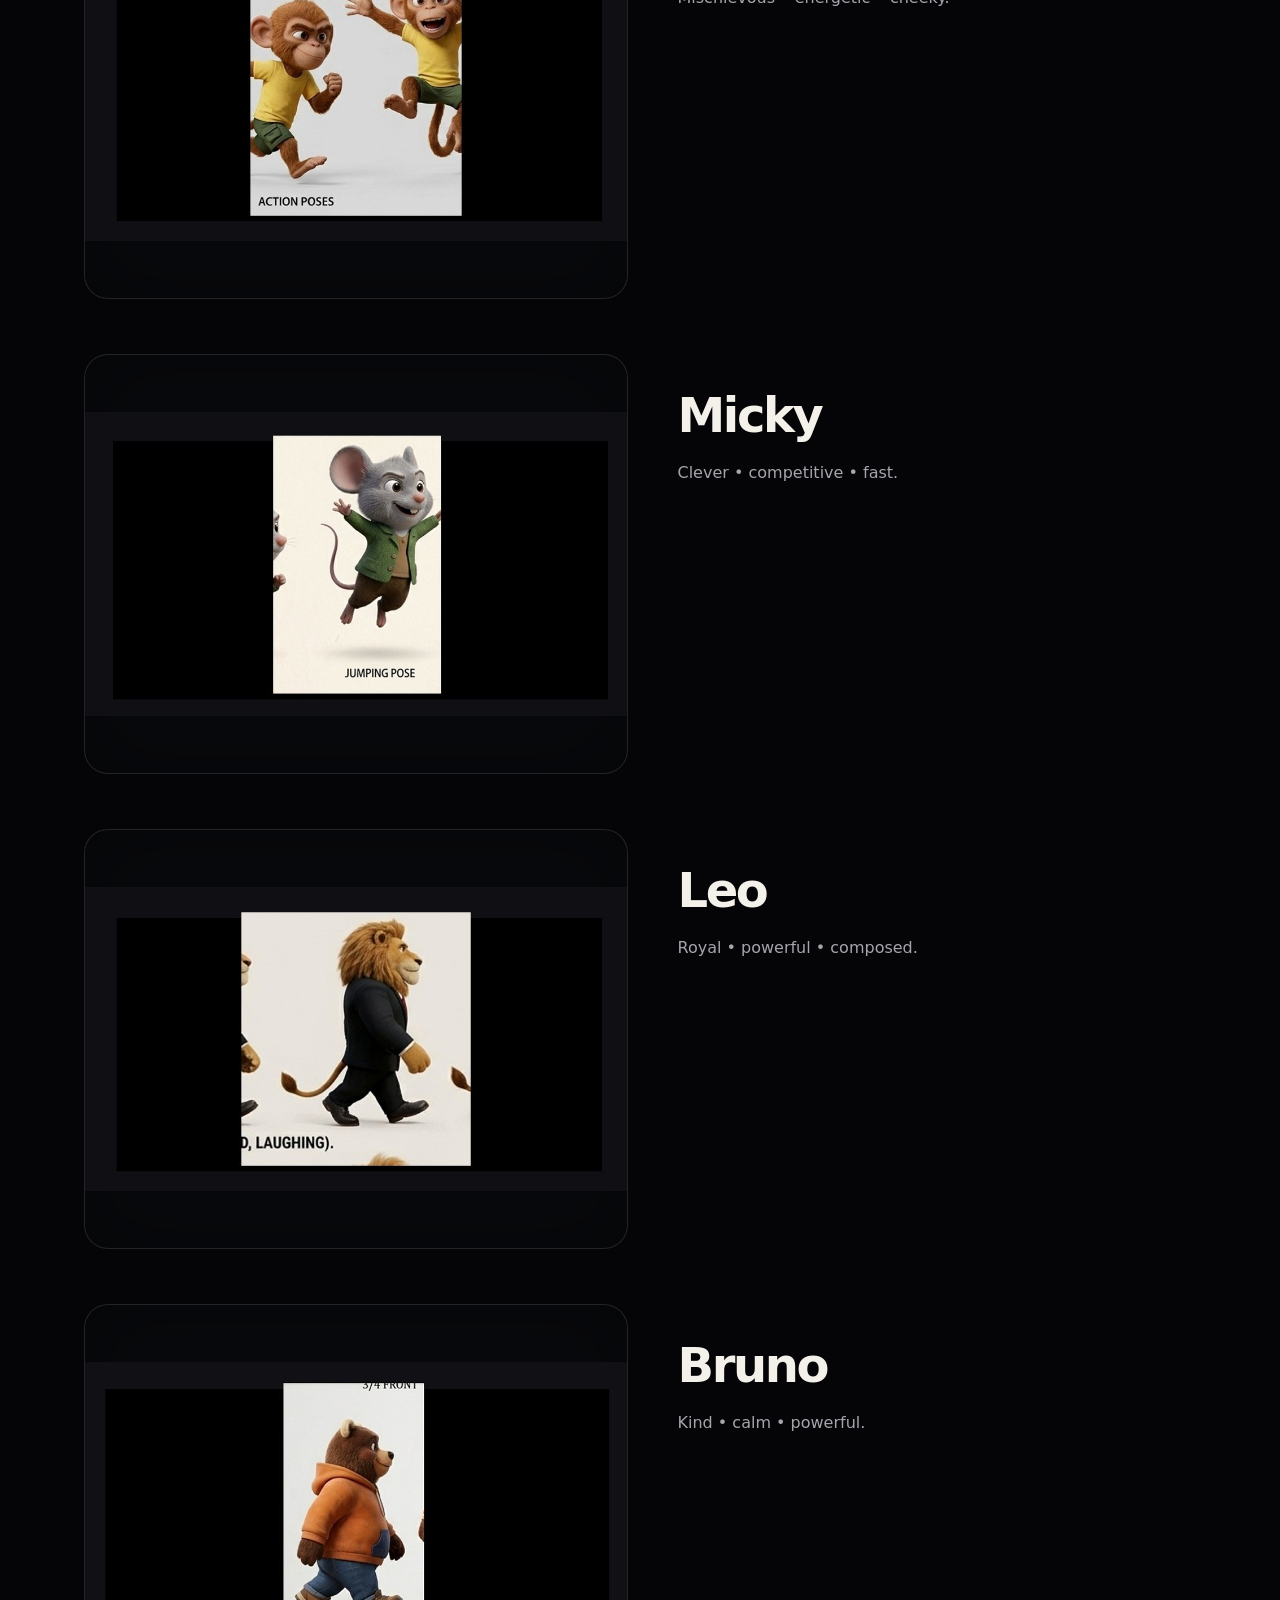
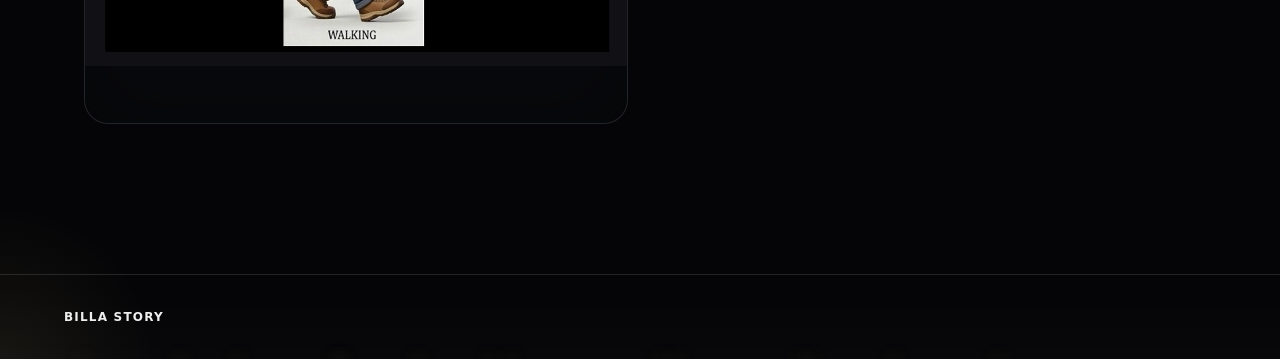
<file: characters.html>
<!doctype html><html lang="en"><head><meta charset="utf-8"><meta name="viewport" content="width=device-width,initial-scale=1"><title>Characters — Billa Story</title><link rel="stylesheet" href="style.css"></head><body><div class="social-top"><span>FOLLOW BILLA STORY</span><a href="https://www.instagram.com/billastory11/" target="_blank">Instagram</a><a href="https://www.tiktok.com/@billastory11" target="_blank">TikTok</a><a href="https://www.youtube.com/@BillaStory11" target="_blank">YouTube</a><a href="https://www.facebook.com/profile.php?id=61595432726542" target="_blank">Facebook</a></div><nav class="nav"><a class="brand" href="index.html"><span class="brand-dot"></span>BILLA STORY</a><div class="navlinks"><a href="characters.html">Characters</a><a href="animations.html">Animations</a><a href="episodes.html">Episodes</a><a href="locations.html">Locations</a><a href="gallery.html">Gallery</a><a href="universe.html">Universe</a></div></nav><section class="page-hero reveal"><div class="kicker">Character vault</div><h1>The Cast</h1><p>Six core characters — straight pictures only.</p></section><section class="section"><div class="character-row reveal"><div class="sheet cinematic-character"><img src="billu-motion-5s.jpg" alt="Billu"></div><div class="char-copy"><h2>Billu</h2><p>Brave • clever • good-hearted.</p></div></div><div class="character-row reveal"><div class="sheet cinematic-character"><img src="bubu-motion-5s.jpg" alt="Bubu"></div><div class="char-copy"><h2>Bubu</h2><p>Loyal • playful • protective.</p></div></div><div class="character-row reveal"><div class="sheet cinematic-character"><img src="momo-motion-5s.jpg" alt="Momo"></div><div class="char-copy"><h2>Momo</h2><p>Mischievous • energetic • cheeky.</p></div></div><div class="character-row reveal"><div class="sheet cinematic-character"><img src="micky-motion-5s.jpg" alt="Micky"></div><div class="char-copy"><h2>Micky</h2><p>Clever • competitive • fast.</p></div></div><div class="character-row reveal"><div class="sheet cinematic-character"><img src="leo-motion-5s.jpg" alt="Leo"></div><div class="char-copy"><h2>Leo</h2><p>Royal • powerful • composed.</p></div></div><div class="character-row reveal"><div class="sheet cinematic-character"><img src="bruno-motion-5s.jpg" alt="Bruno"></div><div class="char-copy"><h2>Bruno</h2><p>Kind • calm • powerful.</p></div></div></section><footer class="footer"><strong>BILLA STORY</strong></footer><script src="script.js"></script></body></html>
</file>
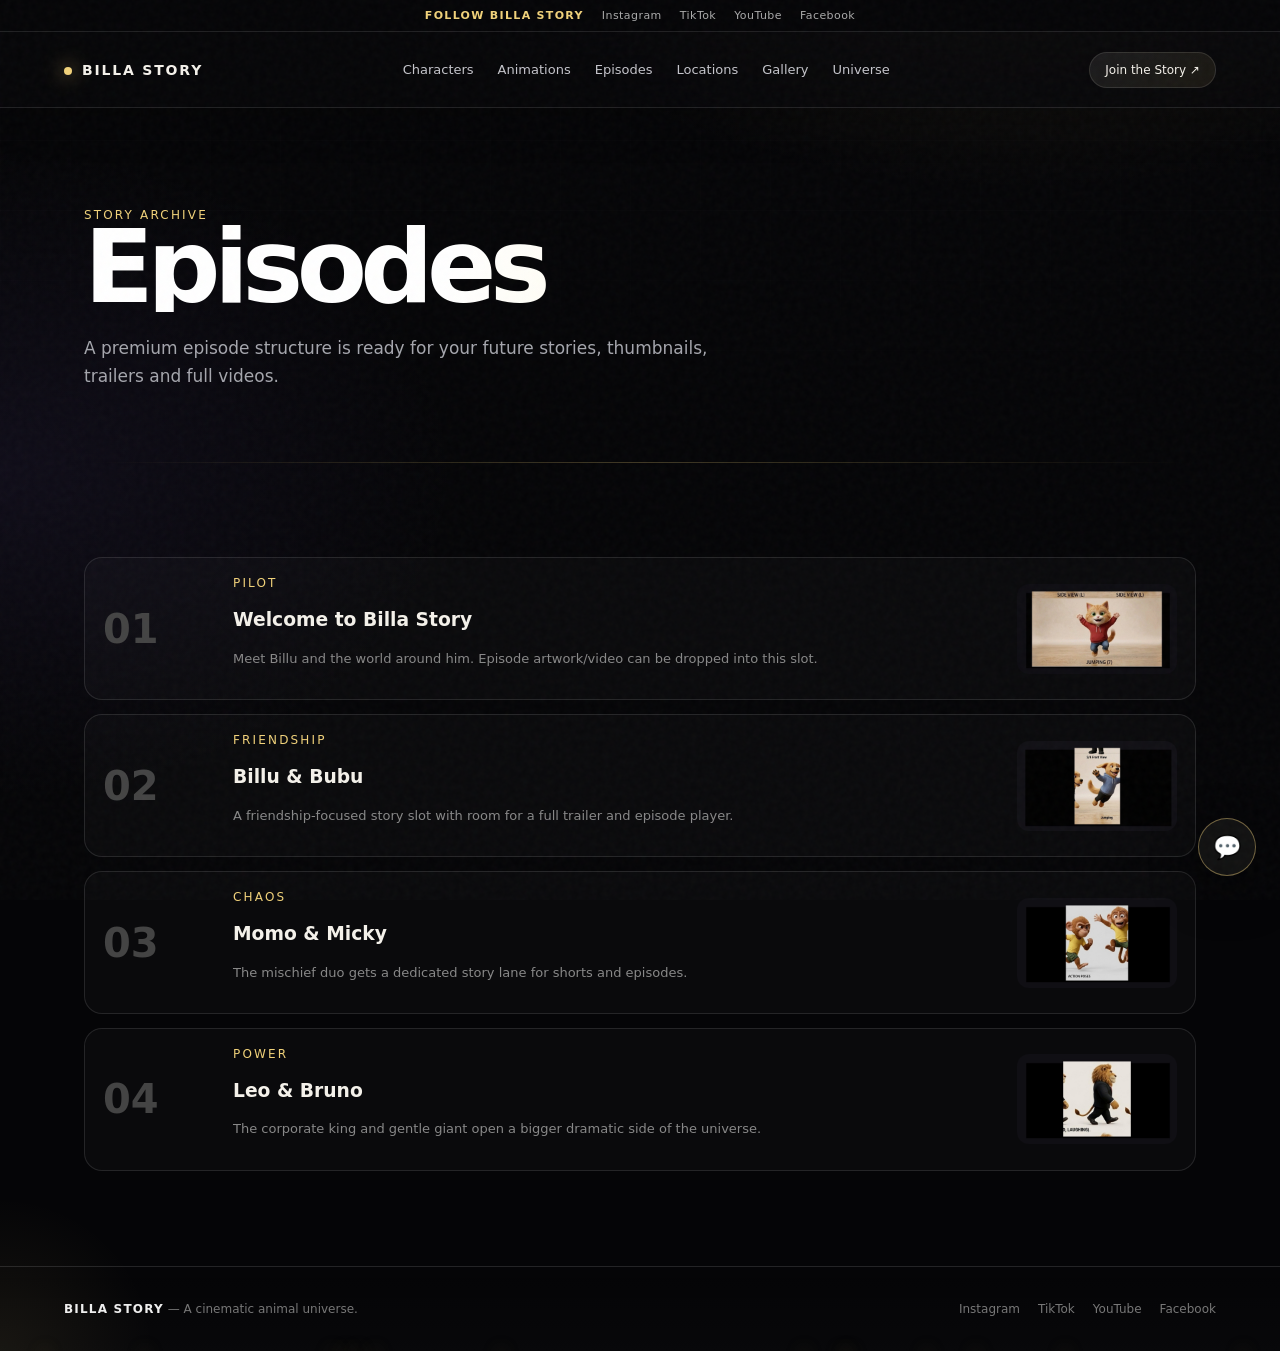
<file: episodes.html>
<!doctype html><html lang="en"><head><meta charset="utf-8"><meta name="viewport" content="width=device-width,initial-scale=1"><title>Episodes — Billa Story</title><meta name="description" content="Billa Story — a cinematic animal universe."><link rel="stylesheet" href="style.css"></head><body><div class="social-top"><span>FOLLOW BILLA STORY</span><a href="https://www.instagram.com/billastory11/" target="_blank" rel="noopener">Instagram</a><a href="https://www.tiktok.com/@billastory11" target="_blank" rel="noopener">TikTok</a><a href="https://www.youtube.com/@BillaStory11" target="_blank" rel="noopener">YouTube</a><a href="https://www.facebook.com/profile.php?id=61595432726542" target="_blank" rel="noopener">Facebook</a></div>
<nav class="nav">
  <a class="brand" href="index.html"><span class="brand-dot"></span>BILLA STORY</a>
  <div class="navlinks">
    <a href="characters.html">Characters</a>
    <a href="animations.html">Animations</a>
    <a href="episodes.html">Episodes</a>
    <a href="locations.html">Locations</a>
    <a href="gallery.html">Gallery</a>
    <a href="universe.html">Universe</a>
  </div>
  <a class="nav-cta" href="social.html">Join the Story ↗</a>
</nav>

<section class="page-hero reveal"><div class="kicker">Story archive</div><h1>Episodes</h1><p>A premium episode structure is ready for your future stories, thumbnails, trailers and full videos.</p></section>
<section class="section"><div class="timeline">
<div class="episode reveal"><div class="num">01</div><div><div class="kicker">Pilot</div><h3>Welcome to Billa Story</h3><p>Meet Billu and the world around him. Episode artwork/video can be dropped into this slot.</p></div><img src="billu-motion-5s.jpg"></div>
<div class="episode reveal"><div class="num">02</div><div><div class="kicker">Friendship</div><h3>Billu & Bubu</h3><p>A friendship-focused story slot with room for a full trailer and episode player.</p></div><img src="bubu-motion-5s.jpg"></div>
<div class="episode reveal"><div class="num">03</div><div><div class="kicker">Chaos</div><h3>Momo & Micky</h3><p>The mischief duo gets a dedicated story lane for shorts and episodes.</p></div><img src="momo-motion-5s.jpg"></div>
<div class="episode reveal"><div class="num">04</div><div><div class="kicker">Power</div><h3>Leo & Bruno</h3><p>The corporate king and gentle giant open a bigger dramatic side of the universe.</p></div><img src="leo-motion-5s.jpg"></div>
</div></section>

<footer class="footer">
  <div><strong>BILLA STORY</strong><span> — A cinematic animal universe.</span></div>
  <div class="social-mini">
    <a href="https://www.instagram.com/billastory11/" target="_blank" rel="noopener">Instagram</a>
    <a href="https://www.tiktok.com/@billastory11" target="_blank" rel="noopener">TikTok</a>
    <a href="https://www.youtube.com/@BilloStory11" target="_blank" rel="noopener">YouTube</a>
    <a href="https://www.facebook.com/profile.php?id=61595432726542" target="_blank" rel="noopener">Facebook</a>
  </div>
</footer>
<button class="bot-fab" id="botFab" aria-label="Open Billa Bot">💬</button><div class="bot-panel" id="botPanel"><div class="bot-head"><div><strong>Billa Bot</strong><span>Your Billa Story guide</span></div><button id="botClose">×</button></div><div class="bot-messages" id="botMessages"><div class="bot-msg bot">Assalam-o-alaikum! 👋 Main Billa Bot hoon. Characters, locations ya YouTube ke baare mein poochho.</div></div><div class="bot-quick"><button data-q="Who is Billu?">Billu</button><button data-q="Show locations">Locations</button><button data-q="YouTube link">YouTube</button></div><form class="bot-form" id="botForm"><input id="botInput" placeholder="Ask Billa Bot..." autocomplete="off"><button>Send</button></form></div><script src="script.js"></script></body></html>
</file>
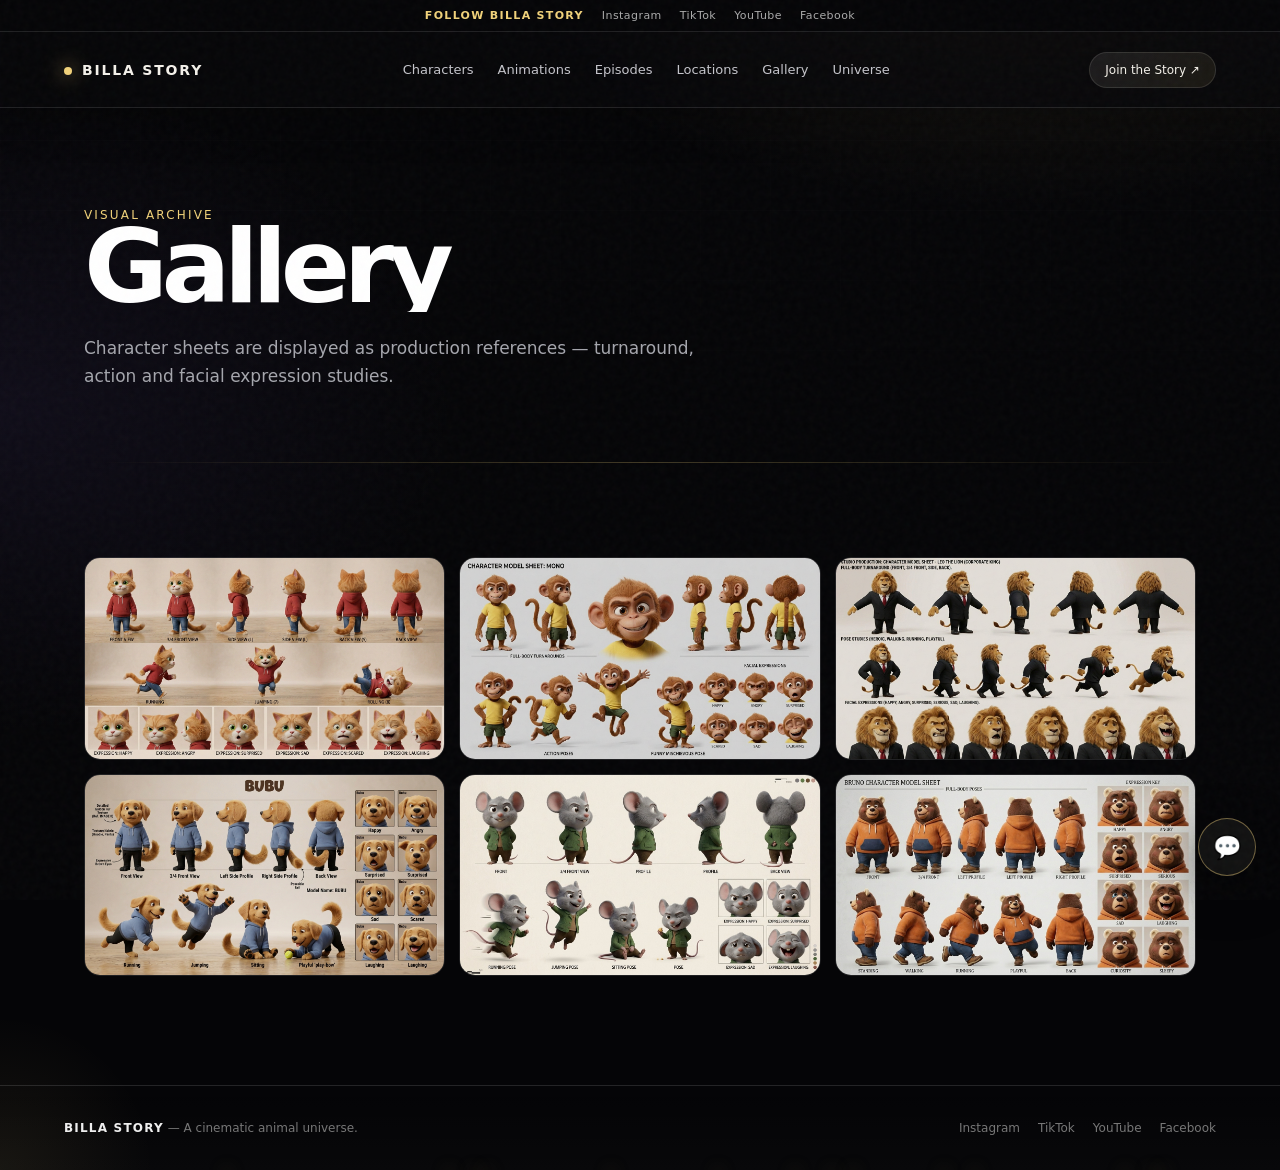
<file: gallery.html>
<!doctype html><html lang="en"><head><meta charset="utf-8"><meta name="viewport" content="width=device-width,initial-scale=1"><title>Gallery — Billa Story</title><meta name="description" content="Billa Story — a cinematic animal universe."><link rel="stylesheet" href="style.css"></head><body><div class="social-top"><span>FOLLOW BILLA STORY</span><a href="https://www.instagram.com/billastory11/" target="_blank" rel="noopener">Instagram</a><a href="https://www.tiktok.com/@billastory11" target="_blank" rel="noopener">TikTok</a><a href="https://www.youtube.com/@BillaStory11" target="_blank" rel="noopener">YouTube</a><a href="https://www.facebook.com/profile.php?id=61595432726542" target="_blank" rel="noopener">Facebook</a></div>
<nav class="nav">
  <a class="brand" href="index.html"><span class="brand-dot"></span>BILLA STORY</a>
  <div class="navlinks">
    <a href="characters.html">Characters</a>
    <a href="animations.html">Animations</a>
    <a href="episodes.html">Episodes</a>
    <a href="locations.html">Locations</a>
    <a href="gallery.html">Gallery</a>
    <a href="universe.html">Universe</a>
  </div>
  <a class="nav-cta" href="social.html">Join the Story ↗</a>
</nav>

<section class="page-hero reveal"><div class="kicker">Visual archive</div><h1>Gallery</h1><p>Character sheets are displayed as production references — turnaround, action and facial expression studies.</p></section>
<section class="section"><div class="gallery"><img class="reveal" src="billu-model-sheet.jpg" alt="Billu model sheet"><img class="reveal" src="bubu-model-sheet.jpg" alt="Bubu model sheet"><img class="reveal" src="momo-model-sheet.jpg" alt="Momo model sheet"><img class="reveal" src="micky-model-sheet.jpg" alt="Micky model sheet"><img class="reveal" src="leo-model-sheet.jpg" alt="Leo model sheet"><img class="reveal" src="bruno-model-sheet.jpg" alt="Bruno model sheet"></div></section>

<footer class="footer">
  <div><strong>BILLA STORY</strong><span> — A cinematic animal universe.</span></div>
  <div class="social-mini">
    <a href="https://www.instagram.com/billastory11/" target="_blank" rel="noopener">Instagram</a>
    <a href="https://www.tiktok.com/@billastory11" target="_blank" rel="noopener">TikTok</a>
    <a href="https://www.youtube.com/@BilloStory11" target="_blank" rel="noopener">YouTube</a>
    <a href="https://www.facebook.com/profile.php?id=61595432726542" target="_blank" rel="noopener">Facebook</a>
  </div>
</footer>
<button class="bot-fab" id="botFab" aria-label="Open Billa Bot">💬</button><div class="bot-panel" id="botPanel"><div class="bot-head"><div><strong>Billa Bot</strong><span>Your Billa Story guide</span></div><button id="botClose">×</button></div><div class="bot-messages" id="botMessages"><div class="bot-msg bot">Assalam-o-alaikum! 👋 Main Billa Bot hoon. Characters, locations ya YouTube ke baare mein poochho.</div></div><div class="bot-quick"><button data-q="Who is Billu?">Billu</button><button data-q="Show locations">Locations</button><button data-q="YouTube link">YouTube</button></div><form class="bot-form" id="botForm"><input id="botInput" placeholder="Ask Billa Bot..." autocomplete="off"><button>Send</button></form></div><script src="script.js"></script></body></html>
</file>
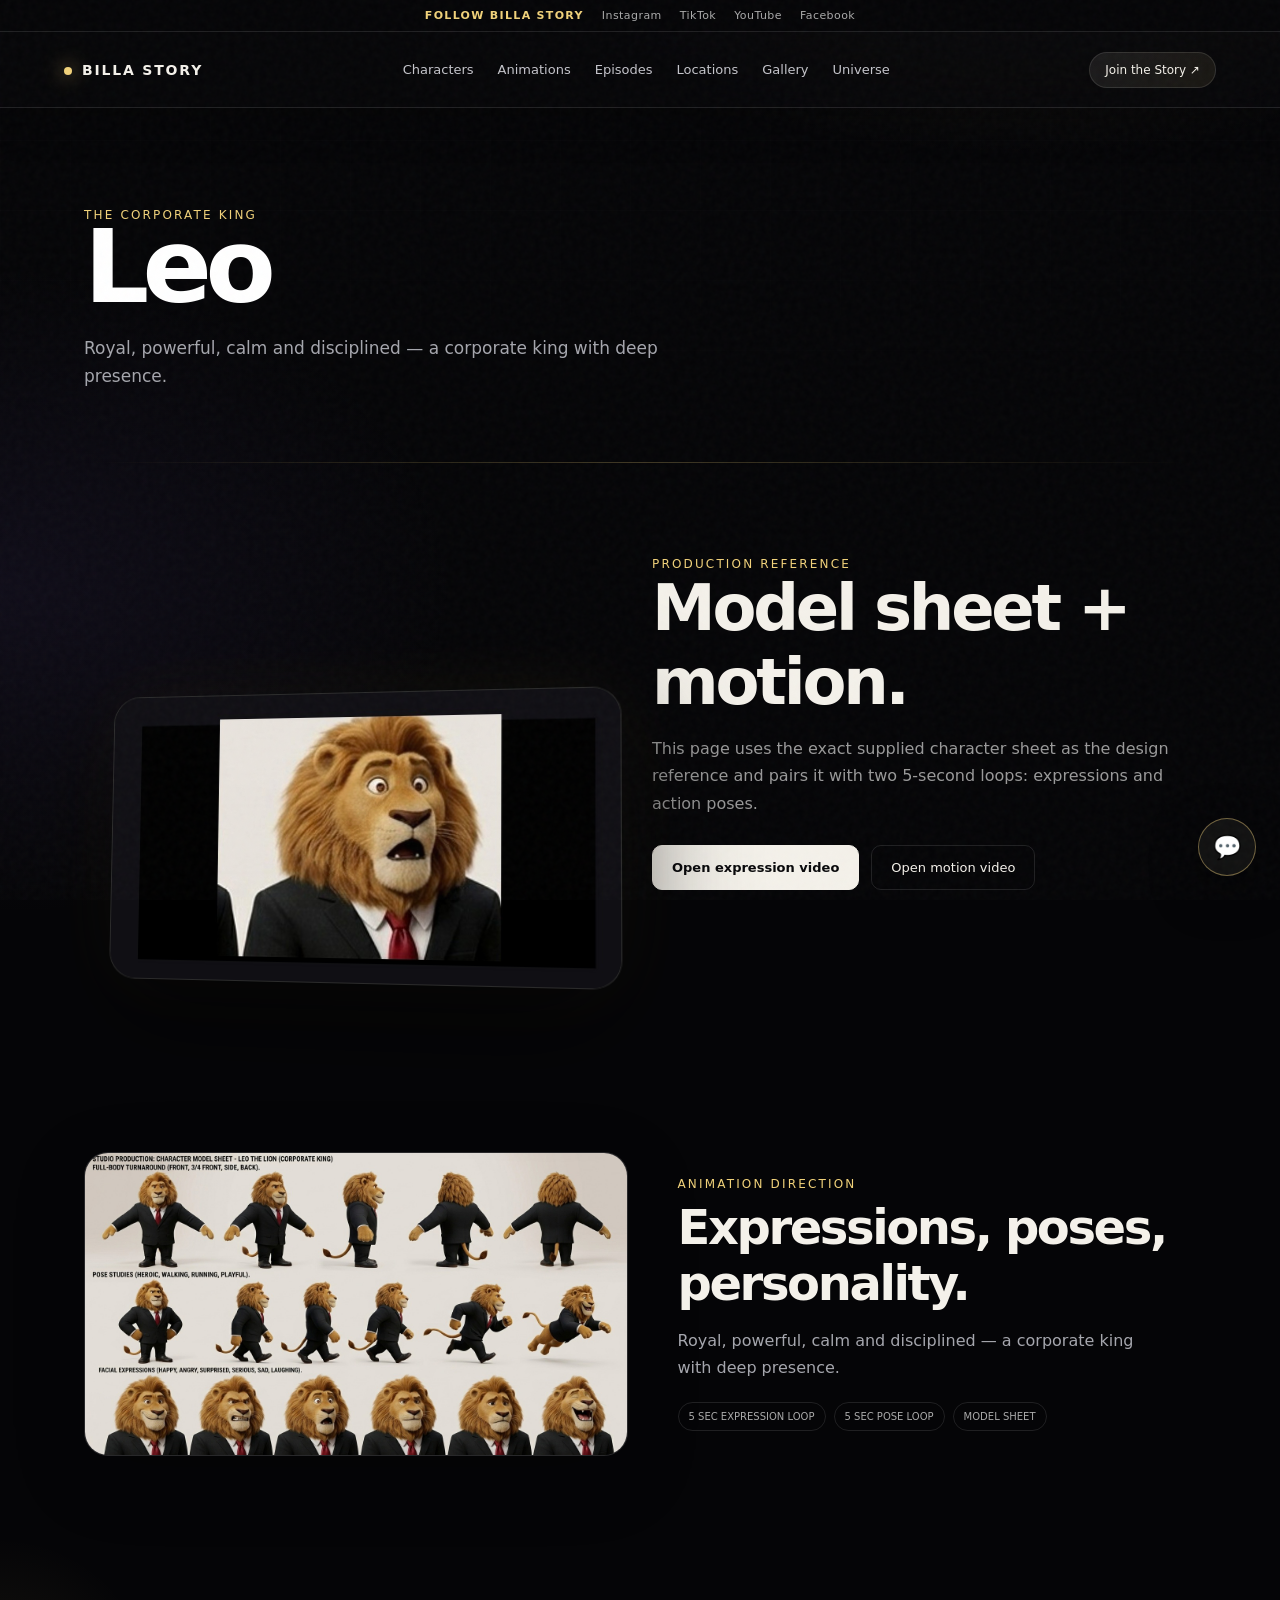
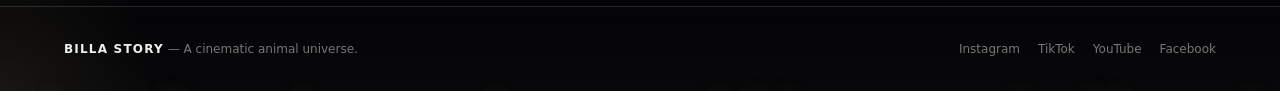
<file: leo.html>
<!doctype html><html lang="en"><head><meta charset="utf-8"><meta name="viewport" content="width=device-width,initial-scale=1"><title>Leo — Billa Story</title><meta name="description" content="Billa Story — a cinematic animal universe."><link rel="stylesheet" href="style.css"></head><body><div class="social-top"><span>FOLLOW BILLA STORY</span><a href="https://www.instagram.com/billastory11/" target="_blank" rel="noopener">Instagram</a><a href="https://www.tiktok.com/@billastory11" target="_blank" rel="noopener">TikTok</a><a href="https://www.youtube.com/@BillaStory11" target="_blank" rel="noopener">YouTube</a><a href="https://www.facebook.com/profile.php?id=61595432726542" target="_blank" rel="noopener">Facebook</a></div>
<nav class="nav">
  <a class="brand" href="index.html"><span class="brand-dot"></span>BILLA STORY</a>
  <div class="navlinks">
    <a href="characters.html">Characters</a>
    <a href="animations.html">Animations</a>
    <a href="episodes.html">Episodes</a>
    <a href="locations.html">Locations</a>
    <a href="gallery.html">Gallery</a>
    <a href="universe.html">Universe</a>
  </div>
  <a class="nav-cta" href="social.html">Join the Story ↗</a>
</nav>

<section class="page-hero reveal"><div class="kicker">The corporate king</div><h1>Leo</h1><p>Royal, powerful, calm and disciplined — a corporate king with deep presence.</p></section>
<section class="section">
<div class="split">
<div class="stage reveal"><div class="stage-card"><video autoplay muted loop playsinline poster="leo-expressions-5s.jpg"><source src="leo-expressions-5s.mp4" type="video/mp4"></video></div></div>
<div class="reveal"><div class="kicker">Production reference</div><h2>Model sheet + motion.</h2><p style="color:#999;line-height:1.7">This page uses the exact supplied character sheet as the design reference and pairs it with two 5-second loops: expressions and action poses.</p><div class="buttons"><a class="btn primary" href="leo-expressions-5s.mp4">Open expression video</a><a class="btn" href="leo-motion-5s.mp4">Open motion video</a></div></div>
</div>
<div style="height:35px"></div>
<div class="character-row reveal"><div class="sheet"><img src="leo-model-sheet.jpg" alt="Leo model sheet"></div><div class="char-copy"><div class="kicker">Animation direction</div><h2>Expressions, poses, personality.</h2><p>Royal, powerful, calm and disciplined — a corporate king with deep presence.</p><div class="specs"><span class="spec">5 SEC EXPRESSION LOOP</span><span class="spec">5 SEC POSE LOOP</span><span class="spec">MODEL SHEET</span></div></div></div>
</section>

<footer class="footer">
  <div><strong>BILLA STORY</strong><span> — A cinematic animal universe.</span></div>
  <div class="social-mini">
    <a href="https://www.instagram.com/billastory11/" target="_blank" rel="noopener">Instagram</a>
    <a href="https://www.tiktok.com/@billastory11" target="_blank" rel="noopener">TikTok</a>
    <a href="https://www.youtube.com/@BilloStory11" target="_blank" rel="noopener">YouTube</a>
    <a href="https://www.facebook.com/profile.php?id=61595432726542" target="_blank" rel="noopener">Facebook</a>
  </div>
</footer>
<button class="bot-fab" id="botFab" aria-label="Open Billa Bot">💬</button><div class="bot-panel" id="botPanel"><div class="bot-head"><div><strong>Billa Bot</strong><span>Your Billa Story guide</span></div><button id="botClose">×</button></div><div class="bot-messages" id="botMessages"><div class="bot-msg bot">Assalam-o-alaikum! 👋 Main Billa Bot hoon. Characters, locations ya YouTube ke baare mein poochho.</div></div><div class="bot-quick"><button data-q="Who is Billu?">Billu</button><button data-q="Show locations">Locations</button><button data-q="YouTube link">YouTube</button></div><form class="bot-form" id="botForm"><input id="botInput" placeholder="Ask Billa Bot..." autocomplete="off"><button>Send</button></form></div><script src="script.js"></script></body></html>
</file>
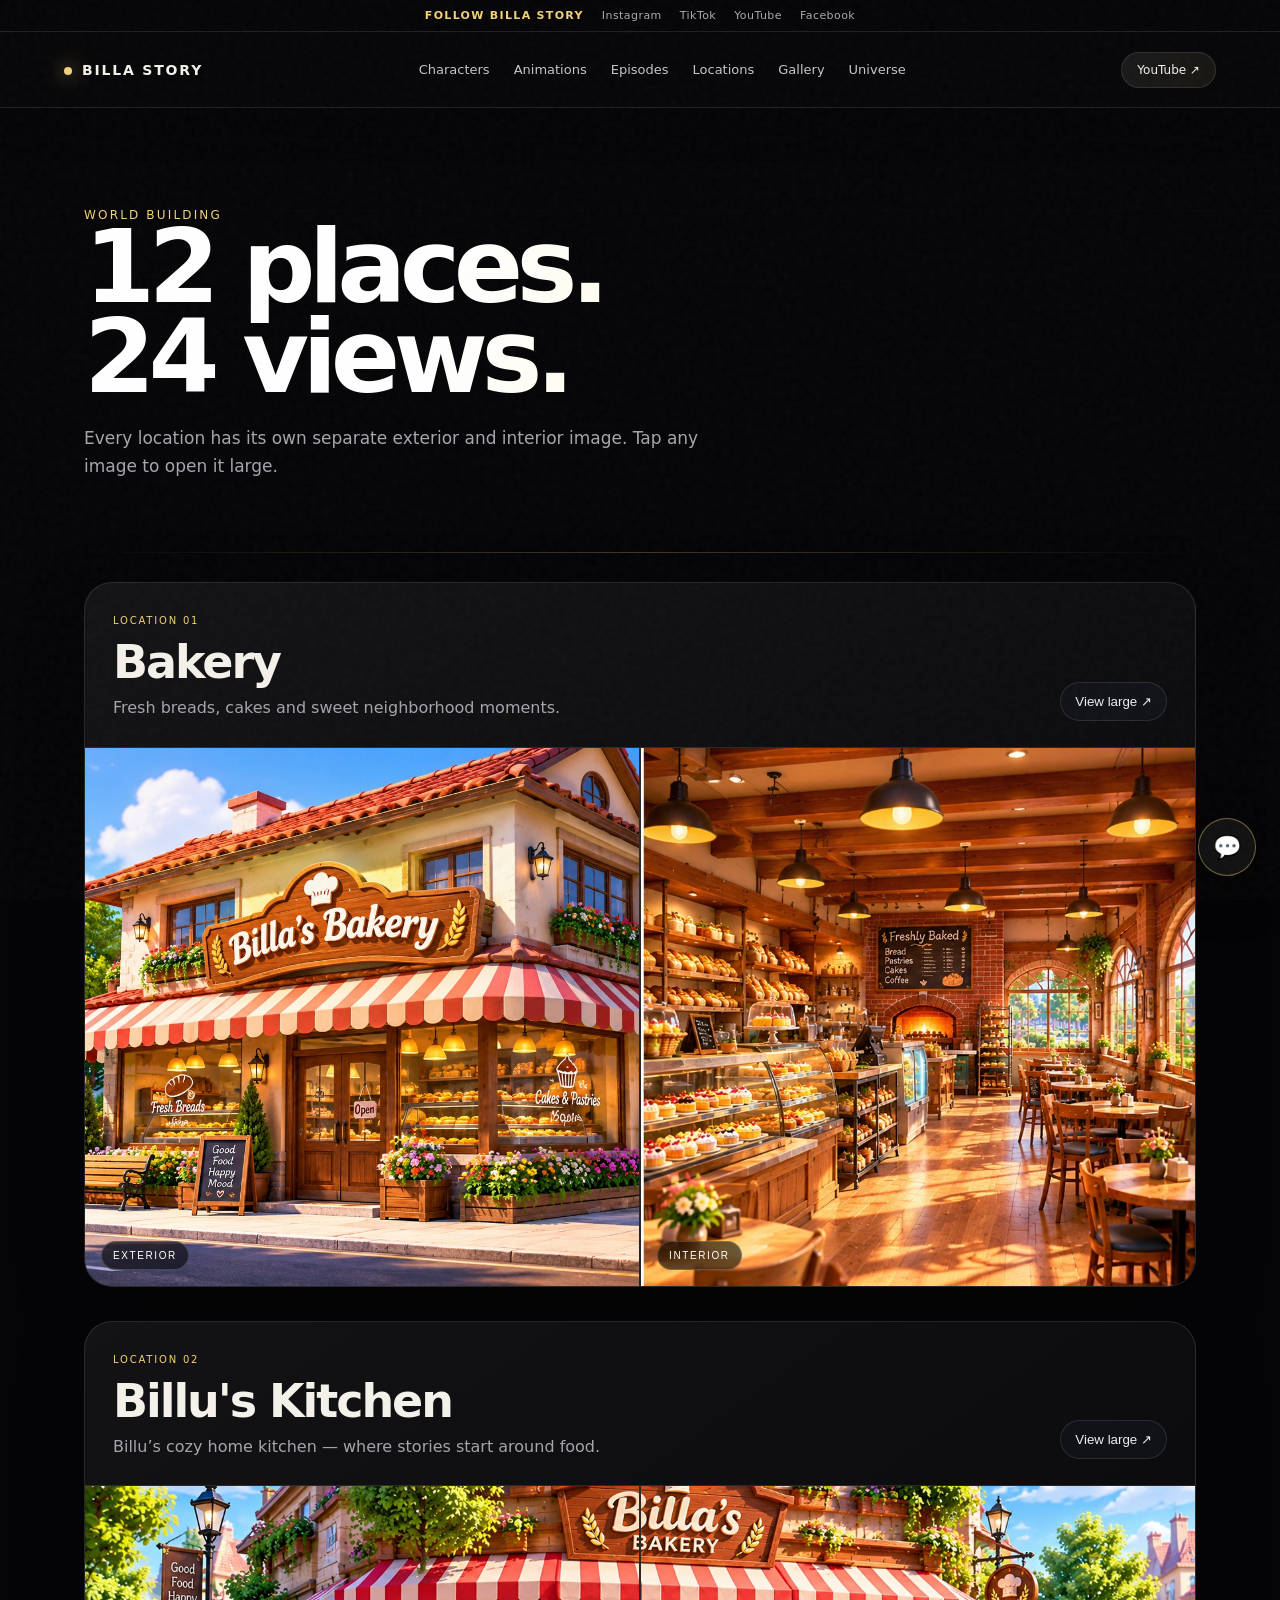
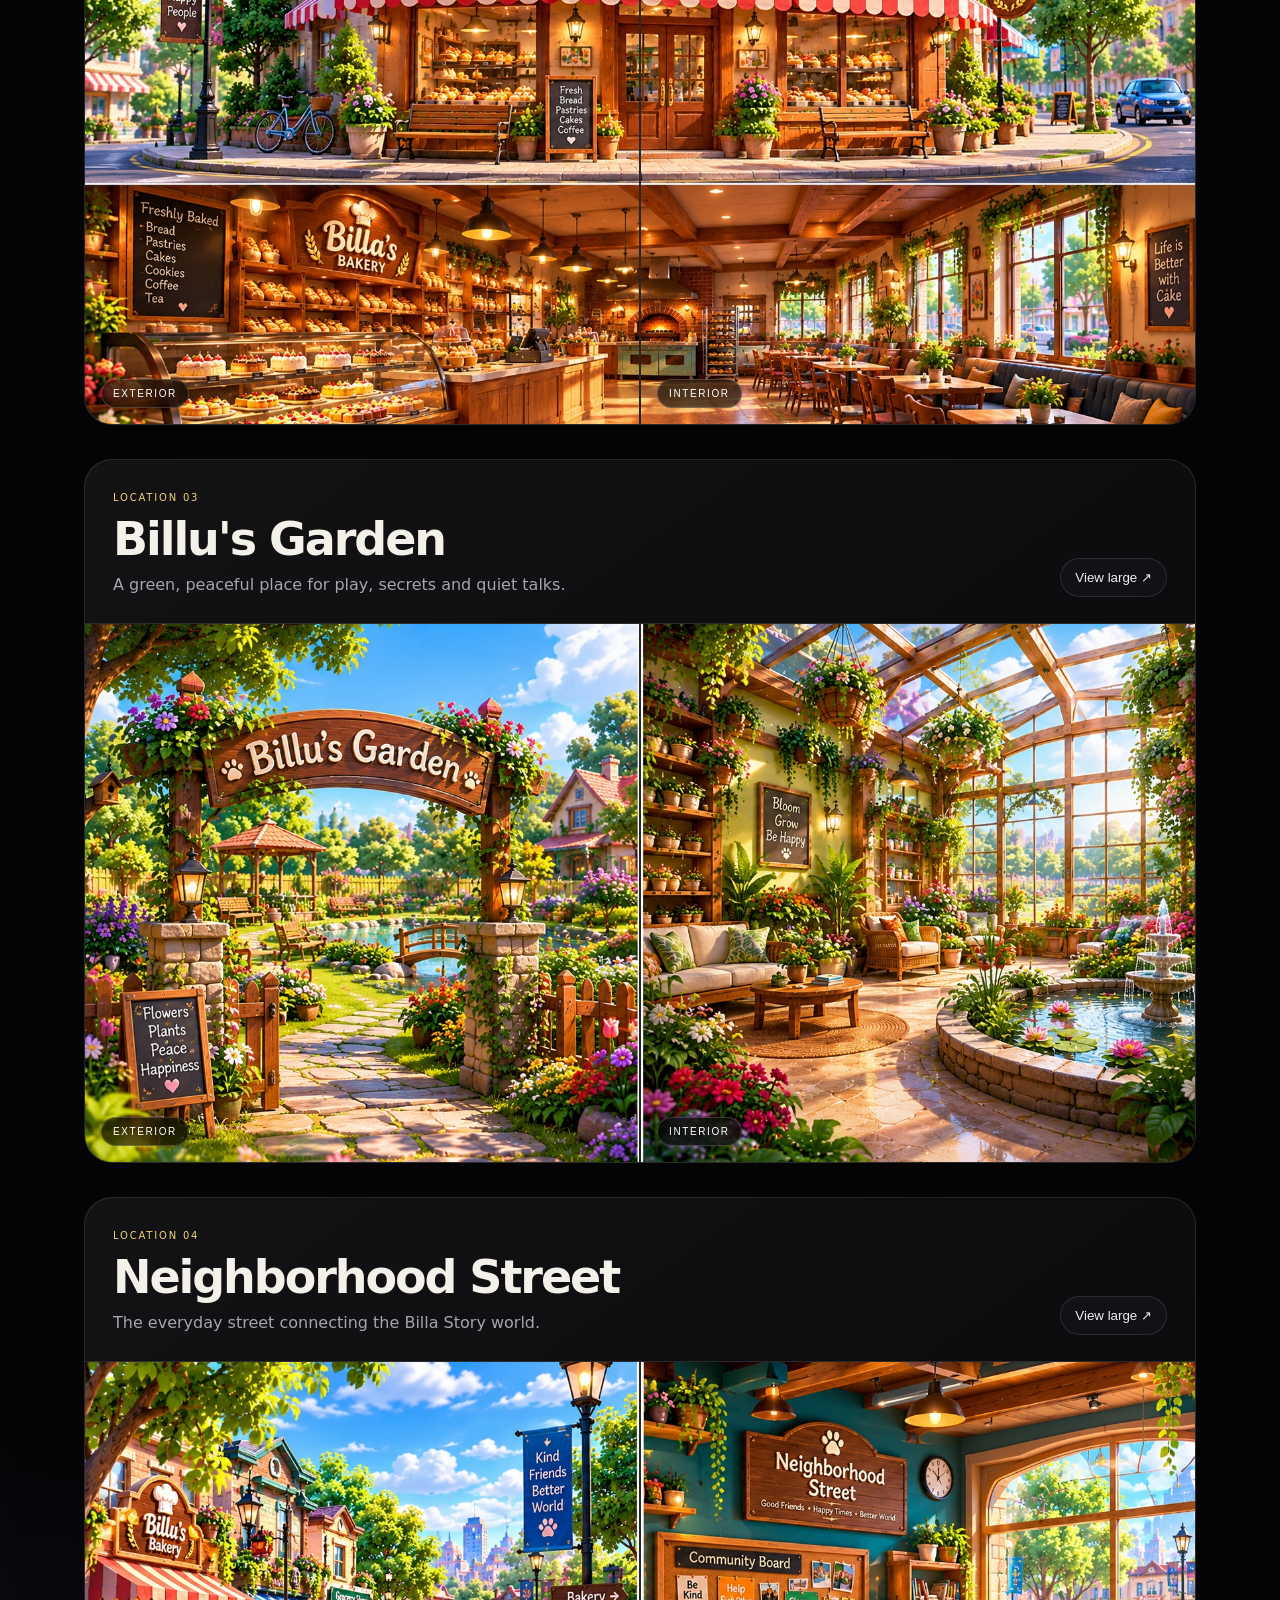
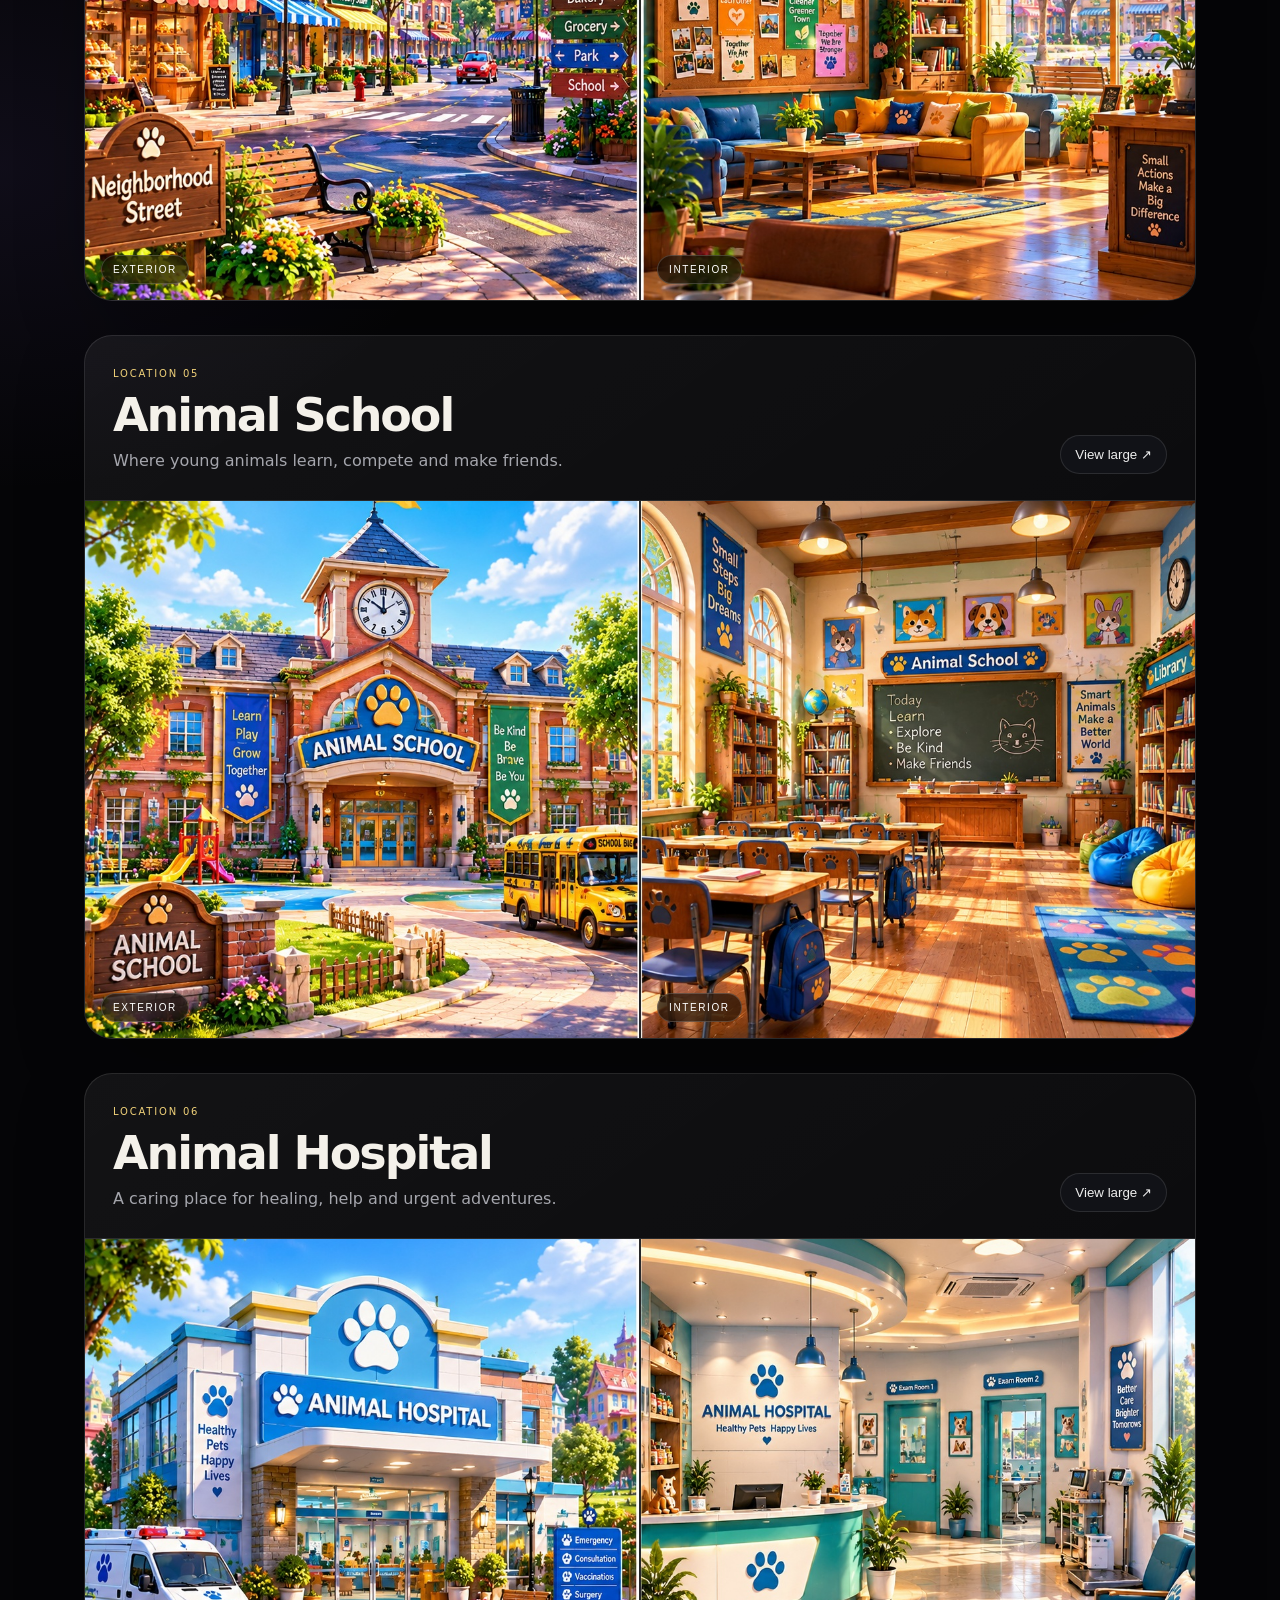
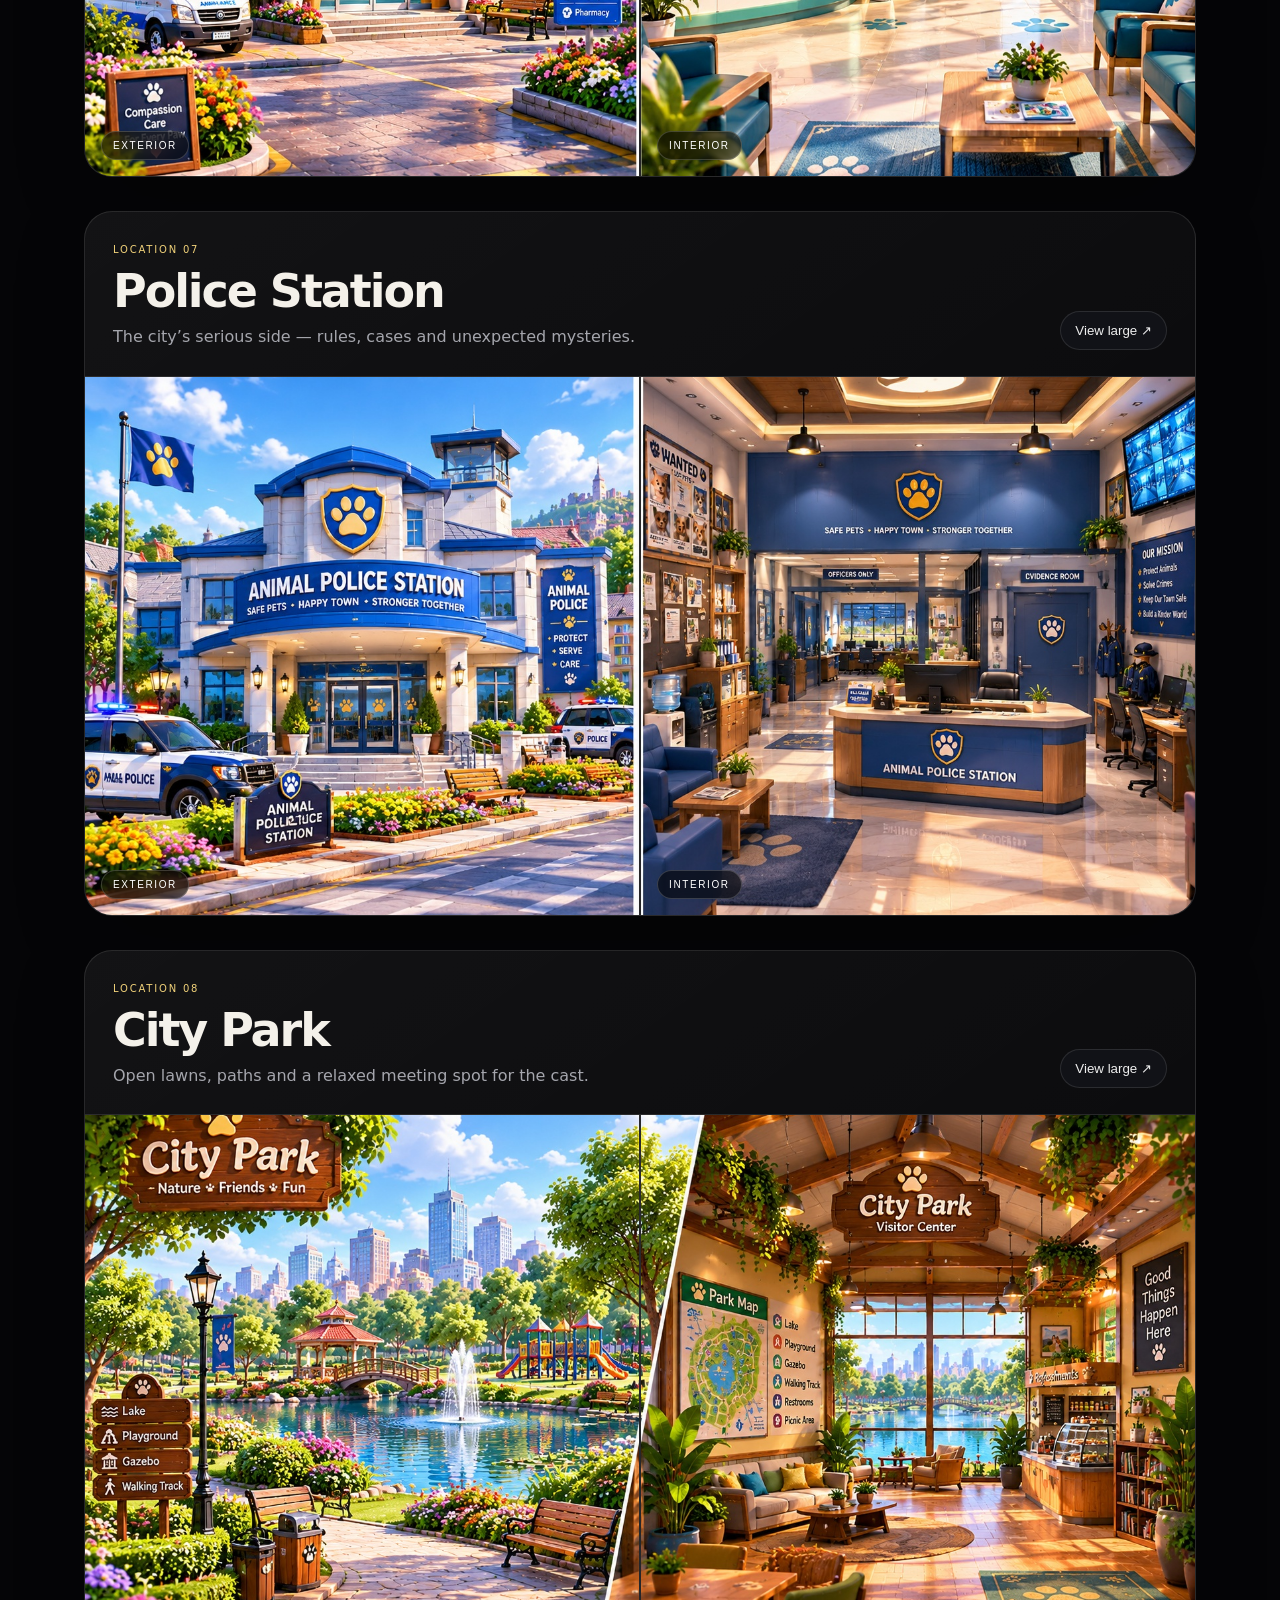
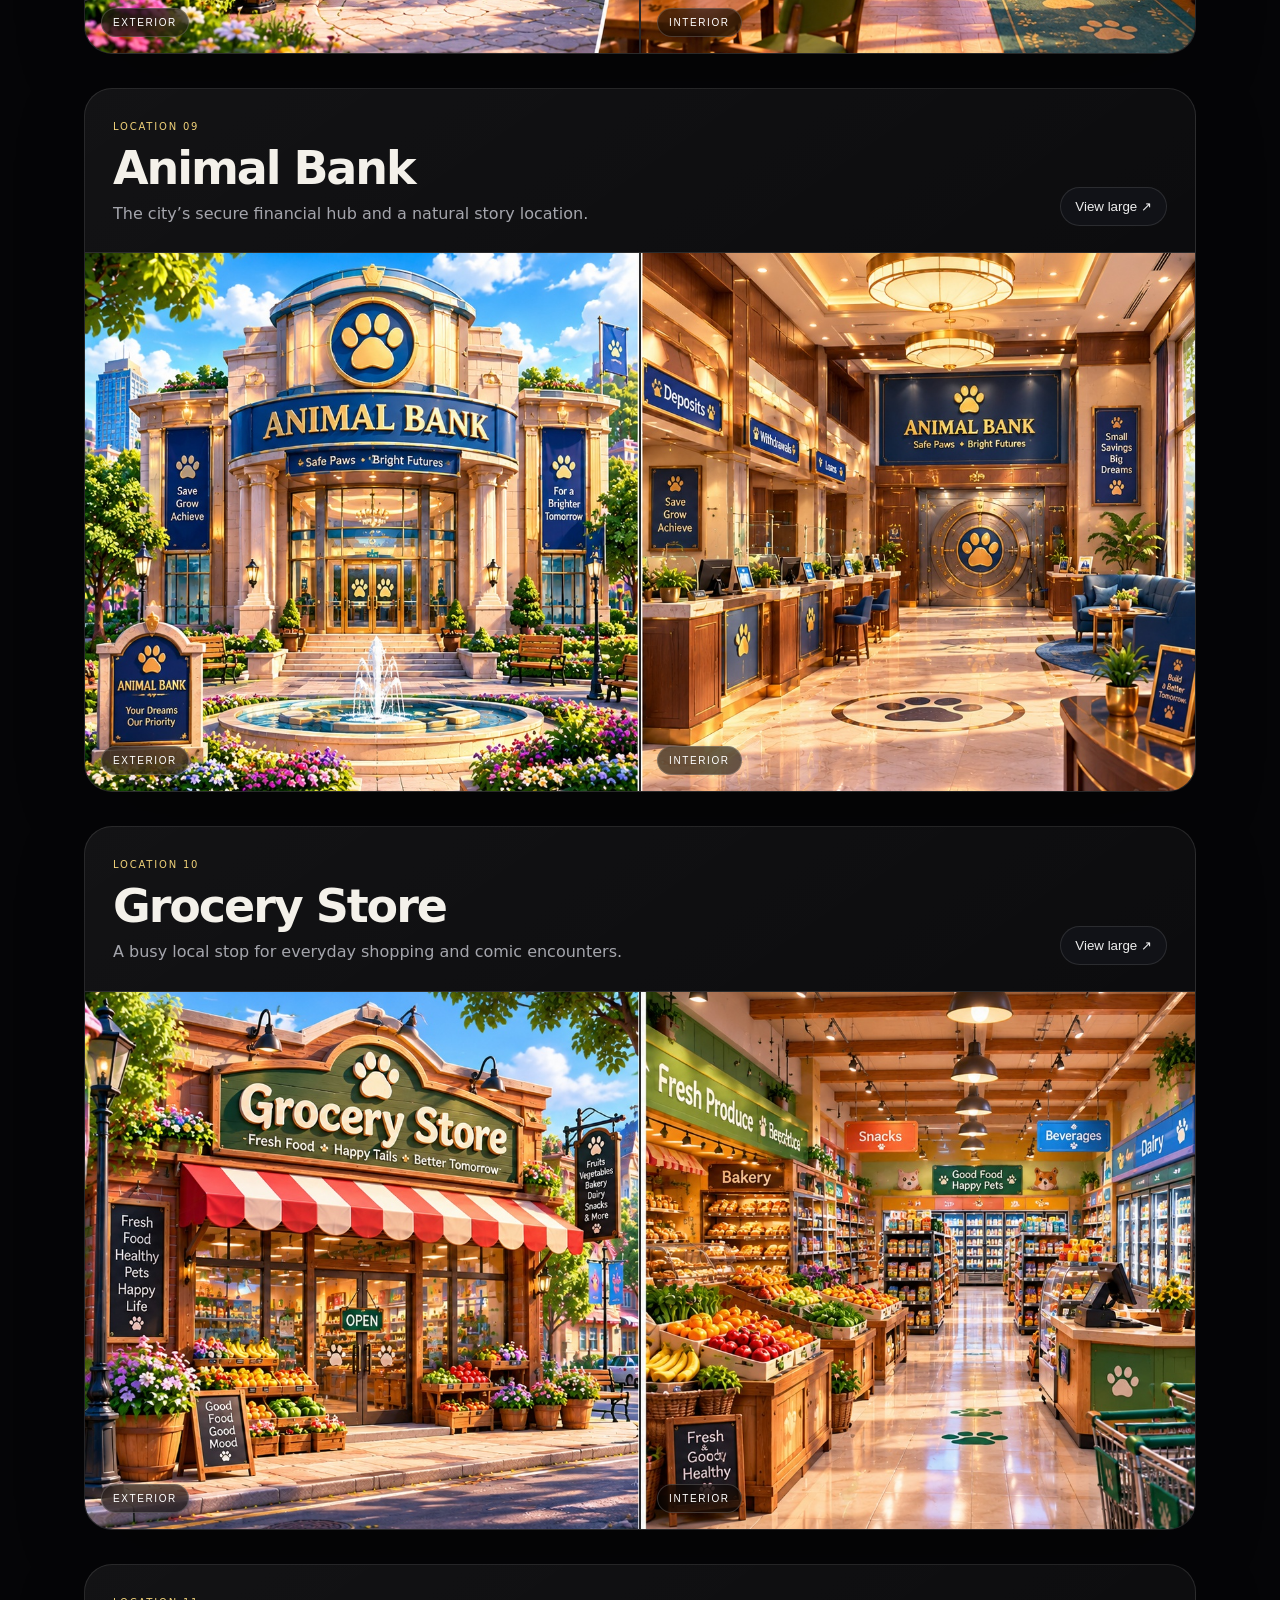
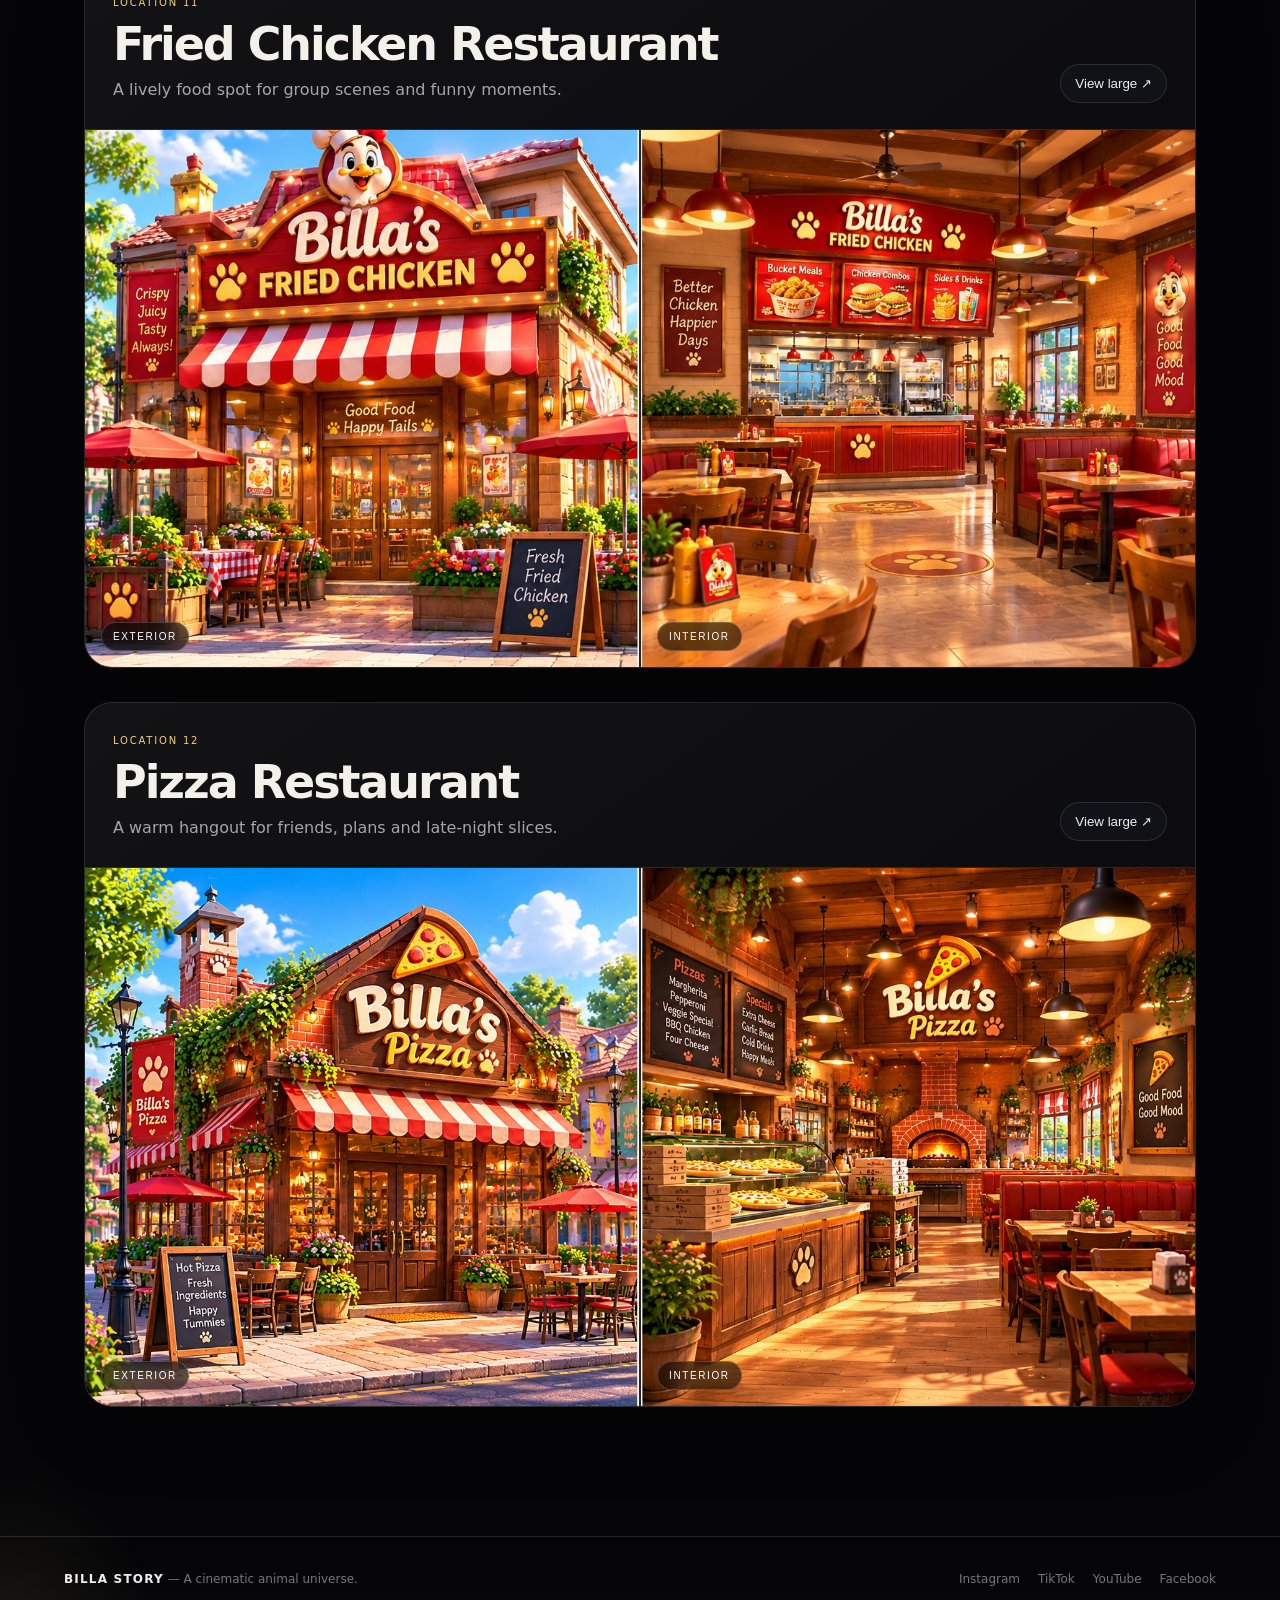
<file: locations.html>
<!doctype html>
<html lang="en"><head><meta charset="utf-8"><meta name="viewport" content="width=device-width,initial-scale=1">
<title>Locations — Billa Story</title><meta name="description" content="Billa Story locations — 12 cinematic 3D places with separate exterior and interior visuals."><link rel="stylesheet" href="style.css"></head><body>
<div class="social-top"><span>FOLLOW BILLA STORY</span><a href="https://www.instagram.com/billastory11/" target="_blank" rel="noopener">Instagram</a><a href="https://www.tiktok.com/@billastory11" target="_blank" rel="noopener">TikTok</a><a href="https://www.youtube.com/@BillaStory11" target="_blank" rel="noopener">YouTube</a><a href="https://www.facebook.com/profile.php?id=61595432726542" target="_blank" rel="noopener">Facebook</a></div>
<nav class="nav"><a class="brand" href="index.html"><span class="brand-dot"></span>BILLA STORY</a><div class="navlinks"><a href="characters.html">Characters</a><a href="animations.html">Animations</a><a href="episodes.html">Episodes</a><a class="active" href="locations.html">Locations</a><a href="gallery.html">Gallery</a><a href="universe.html">Universe</a></div><a class="nav-cta" href="https://www.youtube.com/@BillaStory11" target="_blank" rel="noopener">YouTube ↗</a></nav>
<section class="page-hero reveal"><div class="kicker">World building</div><h1>12 places.<br>24 views.</h1><p>Every location has its own separate exterior and interior image. Tap any image to open it large.</p></section>
<section class="section locations-list"><article class="location-card reveal" id="bakery">
      <div class="location-card-head"><div><span class="loc-kicker">LOCATION 01</span><h2>Bakery</h2><p>Fresh breads, cakes and sweet neighborhood moments.</p></div><button class="loc-open" data-modal="bakery">View large ↗</button></div>
      <div class="location-pair">
        <button class="location-image" data-modal="bakery" data-view="exterior"><img loading="lazy" src="assets/locations/exterior/bakery-exterior.jpg" alt="Bakery exterior"><span>EXTERIOR</span></button>
        <button class="location-image" data-modal="bakery" data-view="interior"><img loading="lazy" src="assets/locations/interior/bakery-interior.jpg" alt="Bakery interior"><span>INTERIOR</span></button>
      </div>
    </article><article class="location-card reveal" id="billus-kitchen">
      <div class="location-card-head"><div><span class="loc-kicker">LOCATION 02</span><h2>Billu's Kitchen</h2><p>Billu’s cozy home kitchen — where stories start around food.</p></div><button class="loc-open" data-modal="billus-kitchen">View large ↗</button></div>
      <div class="location-pair">
        <button class="location-image" data-modal="billus-kitchen" data-view="exterior"><img loading="lazy" src="assets/locations/exterior/billus-kitchen-exterior.jpg" alt="Billu's Kitchen exterior"><span>EXTERIOR</span></button>
        <button class="location-image" data-modal="billus-kitchen" data-view="interior"><img loading="lazy" src="assets/locations/interior/billus-kitchen-interior.jpg" alt="Billu's Kitchen interior"><span>INTERIOR</span></button>
      </div>
    </article><article class="location-card reveal" id="billus-garden">
      <div class="location-card-head"><div><span class="loc-kicker">LOCATION 03</span><h2>Billu's Garden</h2><p>A green, peaceful place for play, secrets and quiet talks.</p></div><button class="loc-open" data-modal="billus-garden">View large ↗</button></div>
      <div class="location-pair">
        <button class="location-image" data-modal="billus-garden" data-view="exterior"><img loading="lazy" src="assets/locations/exterior/billus-garden-exterior.jpg" alt="Billu's Garden exterior"><span>EXTERIOR</span></button>
        <button class="location-image" data-modal="billus-garden" data-view="interior"><img loading="lazy" src="assets/locations/interior/billus-garden-interior.jpg" alt="Billu's Garden interior"><span>INTERIOR</span></button>
      </div>
    </article><article class="location-card reveal" id="neighborhood-street">
      <div class="location-card-head"><div><span class="loc-kicker">LOCATION 04</span><h2>Neighborhood Street</h2><p>The everyday street connecting the Billa Story world.</p></div><button class="loc-open" data-modal="neighborhood-street">View large ↗</button></div>
      <div class="location-pair">
        <button class="location-image" data-modal="neighborhood-street" data-view="exterior"><img loading="lazy" src="assets/locations/exterior/neighborhood-street-exterior.jpg" alt="Neighborhood Street exterior"><span>EXTERIOR</span></button>
        <button class="location-image" data-modal="neighborhood-street" data-view="interior"><img loading="lazy" src="assets/locations/interior/neighborhood-street-interior.jpg" alt="Neighborhood Street interior"><span>INTERIOR</span></button>
      </div>
    </article><article class="location-card reveal" id="animal-school">
      <div class="location-card-head"><div><span class="loc-kicker">LOCATION 05</span><h2>Animal School</h2><p>Where young animals learn, compete and make friends.</p></div><button class="loc-open" data-modal="animal-school">View large ↗</button></div>
      <div class="location-pair">
        <button class="location-image" data-modal="animal-school" data-view="exterior"><img loading="lazy" src="assets/locations/exterior/animal-school-exterior.jpg" alt="Animal School exterior"><span>EXTERIOR</span></button>
        <button class="location-image" data-modal="animal-school" data-view="interior"><img loading="lazy" src="assets/locations/interior/animal-school-interior.jpg" alt="Animal School interior"><span>INTERIOR</span></button>
      </div>
    </article><article class="location-card reveal" id="animal-hospital">
      <div class="location-card-head"><div><span class="loc-kicker">LOCATION 06</span><h2>Animal Hospital</h2><p>A caring place for healing, help and urgent adventures.</p></div><button class="loc-open" data-modal="animal-hospital">View large ↗</button></div>
      <div class="location-pair">
        <button class="location-image" data-modal="animal-hospital" data-view="exterior"><img loading="lazy" src="assets/locations/exterior/animal-hospital-exterior.jpg" alt="Animal Hospital exterior"><span>EXTERIOR</span></button>
        <button class="location-image" data-modal="animal-hospital" data-view="interior"><img loading="lazy" src="assets/locations/interior/animal-hospital-interior.jpg" alt="Animal Hospital interior"><span>INTERIOR</span></button>
      </div>
    </article><article class="location-card reveal" id="police-station">
      <div class="location-card-head"><div><span class="loc-kicker">LOCATION 07</span><h2>Police Station</h2><p>The city’s serious side — rules, cases and unexpected mysteries.</p></div><button class="loc-open" data-modal="police-station">View large ↗</button></div>
      <div class="location-pair">
        <button class="location-image" data-modal="police-station" data-view="exterior"><img loading="lazy" src="assets/locations/exterior/police-station-exterior.jpg" alt="Police Station exterior"><span>EXTERIOR</span></button>
        <button class="location-image" data-modal="police-station" data-view="interior"><img loading="lazy" src="assets/locations/interior/police-station-interior.jpg" alt="Police Station interior"><span>INTERIOR</span></button>
      </div>
    </article><article class="location-card reveal" id="city-park">
      <div class="location-card-head"><div><span class="loc-kicker">LOCATION 08</span><h2>City Park</h2><p>Open lawns, paths and a relaxed meeting spot for the cast.</p></div><button class="loc-open" data-modal="city-park">View large ↗</button></div>
      <div class="location-pair">
        <button class="location-image" data-modal="city-park" data-view="exterior"><img loading="lazy" src="assets/locations/exterior/city-park-exterior.jpg" alt="City Park exterior"><span>EXTERIOR</span></button>
        <button class="location-image" data-modal="city-park" data-view="interior"><img loading="lazy" src="assets/locations/interior/city-park-interior.jpg" alt="City Park interior"><span>INTERIOR</span></button>
      </div>
    </article><article class="location-card reveal" id="animal-bank">
      <div class="location-card-head"><div><span class="loc-kicker">LOCATION 09</span><h2>Animal Bank</h2><p>The city’s secure financial hub and a natural story location.</p></div><button class="loc-open" data-modal="animal-bank">View large ↗</button></div>
      <div class="location-pair">
        <button class="location-image" data-modal="animal-bank" data-view="exterior"><img loading="lazy" src="assets/locations/exterior/animal-bank-exterior.jpg" alt="Animal Bank exterior"><span>EXTERIOR</span></button>
        <button class="location-image" data-modal="animal-bank" data-view="interior"><img loading="lazy" src="assets/locations/interior/animal-bank-interior.jpg" alt="Animal Bank interior"><span>INTERIOR</span></button>
      </div>
    </article><article class="location-card reveal" id="grocery-store">
      <div class="location-card-head"><div><span class="loc-kicker">LOCATION 10</span><h2>Grocery Store</h2><p>A busy local stop for everyday shopping and comic encounters.</p></div><button class="loc-open" data-modal="grocery-store">View large ↗</button></div>
      <div class="location-pair">
        <button class="location-image" data-modal="grocery-store" data-view="exterior"><img loading="lazy" src="assets/locations/exterior/grocery-store-exterior.jpg" alt="Grocery Store exterior"><span>EXTERIOR</span></button>
        <button class="location-image" data-modal="grocery-store" data-view="interior"><img loading="lazy" src="assets/locations/interior/grocery-store-interior.jpg" alt="Grocery Store interior"><span>INTERIOR</span></button>
      </div>
    </article><article class="location-card reveal" id="fried-chicken-restaurant">
      <div class="location-card-head"><div><span class="loc-kicker">LOCATION 11</span><h2>Fried Chicken Restaurant</h2><p>A lively food spot for group scenes and funny moments.</p></div><button class="loc-open" data-modal="fried-chicken-restaurant">View large ↗</button></div>
      <div class="location-pair">
        <button class="location-image" data-modal="fried-chicken-restaurant" data-view="exterior"><img loading="lazy" src="assets/locations/exterior/fried-chicken-restaurant-exterior.jpg" alt="Fried Chicken Restaurant exterior"><span>EXTERIOR</span></button>
        <button class="location-image" data-modal="fried-chicken-restaurant" data-view="interior"><img loading="lazy" src="assets/locations/interior/fried-chicken-restaurant-interior.jpg" alt="Fried Chicken Restaurant interior"><span>INTERIOR</span></button>
      </div>
    </article><article class="location-card reveal" id="pizza-restaurant">
      <div class="location-card-head"><div><span class="loc-kicker">LOCATION 12</span><h2>Pizza Restaurant</h2><p>A warm hangout for friends, plans and late-night slices.</p></div><button class="loc-open" data-modal="pizza-restaurant">View large ↗</button></div>
      <div class="location-pair">
        <button class="location-image" data-modal="pizza-restaurant" data-view="exterior"><img loading="lazy" src="assets/locations/exterior/pizza-restaurant-exterior.jpg" alt="Pizza Restaurant exterior"><span>EXTERIOR</span></button>
        <button class="location-image" data-modal="pizza-restaurant" data-view="interior"><img loading="lazy" src="assets/locations/interior/pizza-restaurant-interior.jpg" alt="Pizza Restaurant interior"><span>INTERIOR</span></button>
      </div>
    </article></section>
<div class="loc-modal" id="locModal" aria-hidden="true"><div class="loc-modal-backdrop" data-close="1"></div><div class="loc-modal-box"><button class="loc-modal-close" id="locClose">×</button><div class="loc-modal-title"><span id="locModalKicker"></span><h2 id="locModalTitle"></h2><div class="loc-switch"><button data-switch="exterior">Exterior</button><button data-switch="interior">Interior</button></div></div><img id="locModalImage" alt=""><div class="loc-modal-caption" id="locModalCaption"></div></div></div>
<footer class="footer"><div><strong>BILLA STORY</strong><span> — A cinematic animal universe.</span></div><div class="social-mini"><a href="https://www.instagram.com/billastory11/" target="_blank" rel="noopener">Instagram</a><a href="https://www.tiktok.com/@billastory11" target="_blank" rel="noopener">TikTok</a><a href="https://www.youtube.com/@BillaStory11" target="_blank" rel="noopener">YouTube</a><a href="https://www.facebook.com/profile.php?id=61595432726542" target="_blank" rel="noopener">Facebook</a></div></footer>
<button class="bot-fab" id="botFab" aria-label="Open Billa Bot">💬</button><div class="bot-panel" id="botPanel"><div class="bot-head"><div><strong>Billa Bot</strong><span>Your Billa Story guide</span></div><button id="botClose">×</button></div><div class="bot-messages" id="botMessages"><div class="bot-msg bot">Assalam-o-alaikum! 👋 Main Billa Bot hoon. Characters, locations ya YouTube ke baare mein poochho.</div></div><div class="bot-quick"><button data-q="Who is Billu?">Billu</button><button data-q="Show locations">Locations</button><button data-q="YouTube link">YouTube</button></div><form class="bot-form" id="botForm"><input id="botInput" placeholder="Ask Billa Bot..." autocomplete="off"><button>Send</button></form></div>
<script src="script.js"></script><script src="locations.js"></script></body></html>
</file>
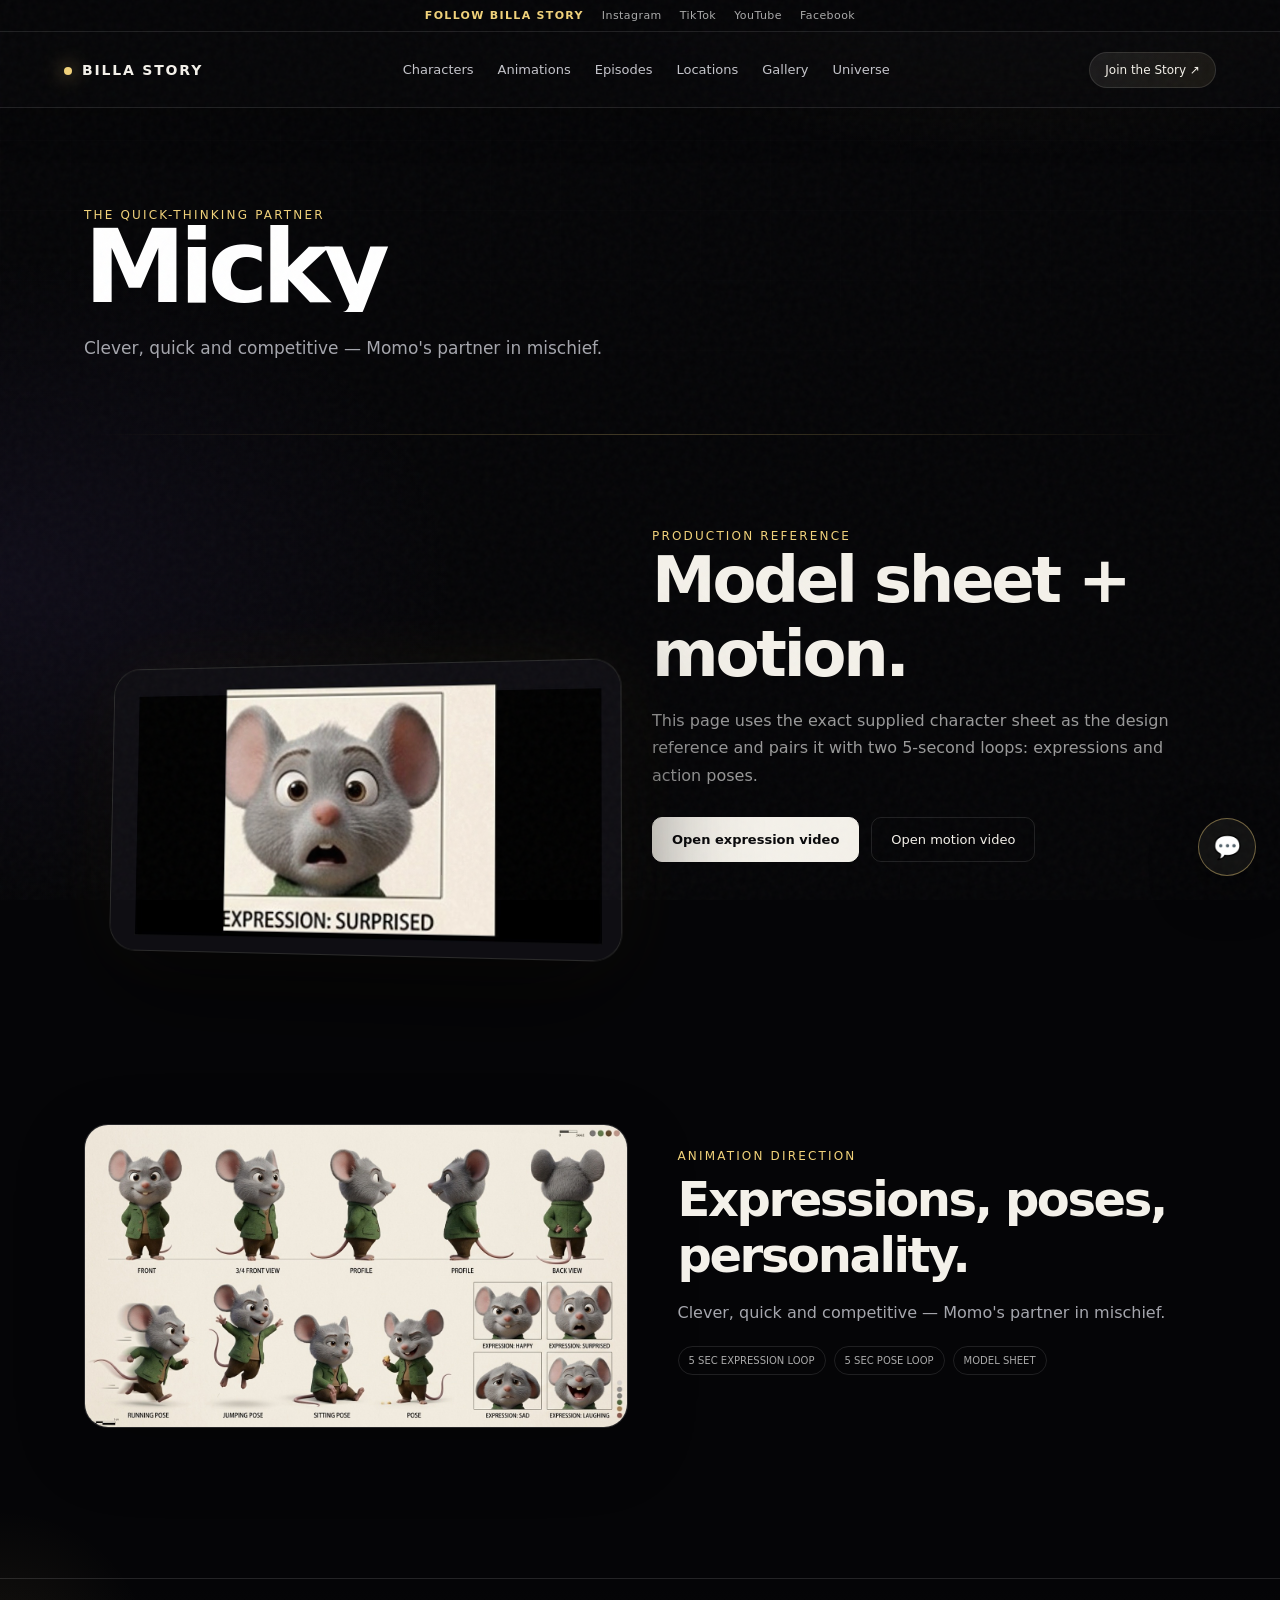
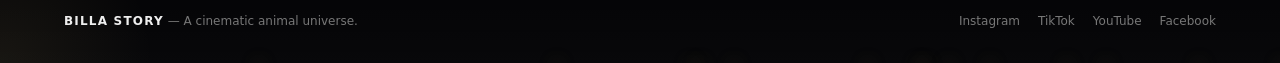
<file: micky.html>
<!doctype html><html lang="en"><head><meta charset="utf-8"><meta name="viewport" content="width=device-width,initial-scale=1"><title>Micky — Billa Story</title><meta name="description" content="Billa Story — a cinematic animal universe."><link rel="stylesheet" href="style.css"></head><body><div class="social-top"><span>FOLLOW BILLA STORY</span><a href="https://www.instagram.com/billastory11/" target="_blank" rel="noopener">Instagram</a><a href="https://www.tiktok.com/@billastory11" target="_blank" rel="noopener">TikTok</a><a href="https://www.youtube.com/@BillaStory11" target="_blank" rel="noopener">YouTube</a><a href="https://www.facebook.com/profile.php?id=61595432726542" target="_blank" rel="noopener">Facebook</a></div>
<nav class="nav">
  <a class="brand" href="index.html"><span class="brand-dot"></span>BILLA STORY</a>
  <div class="navlinks">
    <a href="characters.html">Characters</a>
    <a href="animations.html">Animations</a>
    <a href="episodes.html">Episodes</a>
    <a href="locations.html">Locations</a>
    <a href="gallery.html">Gallery</a>
    <a href="universe.html">Universe</a>
  </div>
  <a class="nav-cta" href="social.html">Join the Story ↗</a>
</nav>

<section class="page-hero reveal"><div class="kicker">The quick-thinking partner</div><h1>Micky</h1><p>Clever, quick and competitive — Momo's partner in mischief.</p></section>
<section class="section">
<div class="split">
<div class="stage reveal"><div class="stage-card"><video autoplay muted loop playsinline poster="micky-expressions-5s.jpg"><source src="micky-expressions-5s.mp4" type="video/mp4"></video></div></div>
<div class="reveal"><div class="kicker">Production reference</div><h2>Model sheet + motion.</h2><p style="color:#999;line-height:1.7">This page uses the exact supplied character sheet as the design reference and pairs it with two 5-second loops: expressions and action poses.</p><div class="buttons"><a class="btn primary" href="micky-expressions-5s.mp4">Open expression video</a><a class="btn" href="micky-motion-5s.mp4">Open motion video</a></div></div>
</div>
<div style="height:35px"></div>
<div class="character-row reveal"><div class="sheet"><img src="micky-model-sheet.jpg" alt="Micky model sheet"></div><div class="char-copy"><div class="kicker">Animation direction</div><h2>Expressions, poses, personality.</h2><p>Clever, quick and competitive — Momo's partner in mischief.</p><div class="specs"><span class="spec">5 SEC EXPRESSION LOOP</span><span class="spec">5 SEC POSE LOOP</span><span class="spec">MODEL SHEET</span></div></div></div>
</section>

<footer class="footer">
  <div><strong>BILLA STORY</strong><span> — A cinematic animal universe.</span></div>
  <div class="social-mini">
    <a href="https://www.instagram.com/billastory11/" target="_blank" rel="noopener">Instagram</a>
    <a href="https://www.tiktok.com/@billastory11" target="_blank" rel="noopener">TikTok</a>
    <a href="https://www.youtube.com/@BilloStory11" target="_blank" rel="noopener">YouTube</a>
    <a href="https://www.facebook.com/profile.php?id=61595432726542" target="_blank" rel="noopener">Facebook</a>
  </div>
</footer>
<button class="bot-fab" id="botFab" aria-label="Open Billa Bot">💬</button><div class="bot-panel" id="botPanel"><div class="bot-head"><div><strong>Billa Bot</strong><span>Your Billa Story guide</span></div><button id="botClose">×</button></div><div class="bot-messages" id="botMessages"><div class="bot-msg bot">Assalam-o-alaikum! 👋 Main Billa Bot hoon. Characters, locations ya YouTube ke baare mein poochho.</div></div><div class="bot-quick"><button data-q="Who is Billu?">Billu</button><button data-q="Show locations">Locations</button><button data-q="YouTube link">YouTube</button></div><form class="bot-form" id="botForm"><input id="botInput" placeholder="Ask Billa Bot..." autocomplete="off"><button>Send</button></form></div><script src="script.js"></script></body></html>
</file>
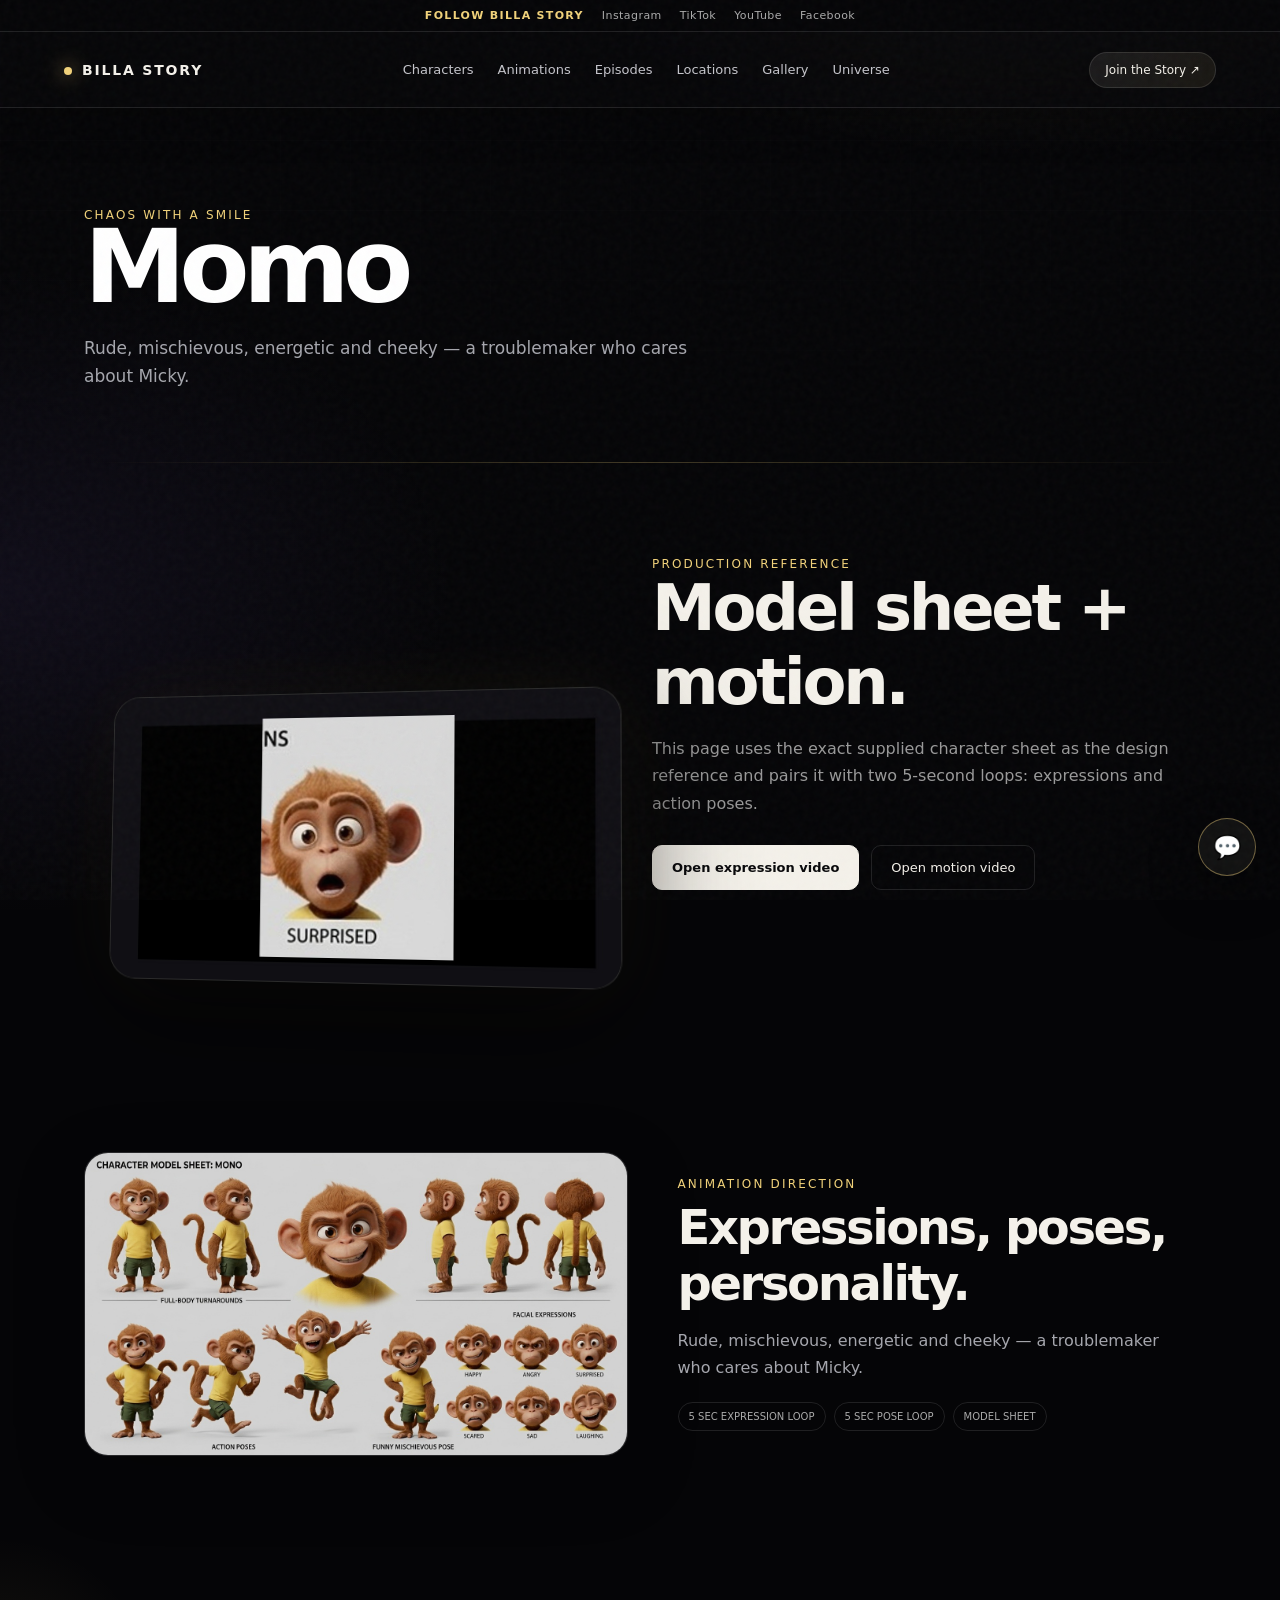
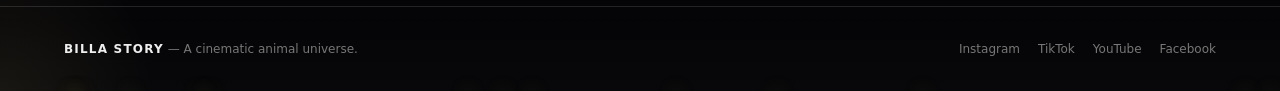
<file: momo.html>
<!doctype html><html lang="en"><head><meta charset="utf-8"><meta name="viewport" content="width=device-width,initial-scale=1"><title>Momo — Billa Story</title><meta name="description" content="Billa Story — a cinematic animal universe."><link rel="stylesheet" href="style.css"></head><body><div class="social-top"><span>FOLLOW BILLA STORY</span><a href="https://www.instagram.com/billastory11/" target="_blank" rel="noopener">Instagram</a><a href="https://www.tiktok.com/@billastory11" target="_blank" rel="noopener">TikTok</a><a href="https://www.youtube.com/@BillaStory11" target="_blank" rel="noopener">YouTube</a><a href="https://www.facebook.com/profile.php?id=61595432726542" target="_blank" rel="noopener">Facebook</a></div>
<nav class="nav">
  <a class="brand" href="index.html"><span class="brand-dot"></span>BILLA STORY</a>
  <div class="navlinks">
    <a href="characters.html">Characters</a>
    <a href="animations.html">Animations</a>
    <a href="episodes.html">Episodes</a>
    <a href="locations.html">Locations</a>
    <a href="gallery.html">Gallery</a>
    <a href="universe.html">Universe</a>
  </div>
  <a class="nav-cta" href="social.html">Join the Story ↗</a>
</nav>

<section class="page-hero reveal"><div class="kicker">Chaos with a smile</div><h1>Momo</h1><p>Rude, mischievous, energetic and cheeky — a troublemaker who cares about Micky.</p></section>
<section class="section">
<div class="split">
<div class="stage reveal"><div class="stage-card"><video autoplay muted loop playsinline poster="momo-expressions-5s.jpg"><source src="momo-expressions-5s.mp4" type="video/mp4"></video></div></div>
<div class="reveal"><div class="kicker">Production reference</div><h2>Model sheet + motion.</h2><p style="color:#999;line-height:1.7">This page uses the exact supplied character sheet as the design reference and pairs it with two 5-second loops: expressions and action poses.</p><div class="buttons"><a class="btn primary" href="momo-expressions-5s.mp4">Open expression video</a><a class="btn" href="momo-motion-5s.mp4">Open motion video</a></div></div>
</div>
<div style="height:35px"></div>
<div class="character-row reveal"><div class="sheet"><img src="momo-model-sheet.jpg" alt="Momo model sheet"></div><div class="char-copy"><div class="kicker">Animation direction</div><h2>Expressions, poses, personality.</h2><p>Rude, mischievous, energetic and cheeky — a troublemaker who cares about Micky.</p><div class="specs"><span class="spec">5 SEC EXPRESSION LOOP</span><span class="spec">5 SEC POSE LOOP</span><span class="spec">MODEL SHEET</span></div></div></div>
</section>

<footer class="footer">
  <div><strong>BILLA STORY</strong><span> — A cinematic animal universe.</span></div>
  <div class="social-mini">
    <a href="https://www.instagram.com/billastory11/" target="_blank" rel="noopener">Instagram</a>
    <a href="https://www.tiktok.com/@billastory11" target="_blank" rel="noopener">TikTok</a>
    <a href="https://www.youtube.com/@BilloStory11" target="_blank" rel="noopener">YouTube</a>
    <a href="https://www.facebook.com/profile.php?id=61595432726542" target="_blank" rel="noopener">Facebook</a>
  </div>
</footer>
<button class="bot-fab" id="botFab" aria-label="Open Billa Bot">💬</button><div class="bot-panel" id="botPanel"><div class="bot-head"><div><strong>Billa Bot</strong><span>Your Billa Story guide</span></div><button id="botClose">×</button></div><div class="bot-messages" id="botMessages"><div class="bot-msg bot">Assalam-o-alaikum! 👋 Main Billa Bot hoon. Characters, locations ya YouTube ke baare mein poochho.</div></div><div class="bot-quick"><button data-q="Who is Billu?">Billu</button><button data-q="Show locations">Locations</button><button data-q="YouTube link">YouTube</button></div><form class="bot-form" id="botForm"><input id="botInput" placeholder="Ask Billa Bot..." autocomplete="off"><button>Send</button></form></div><script src="script.js"></script></body></html>
</file>
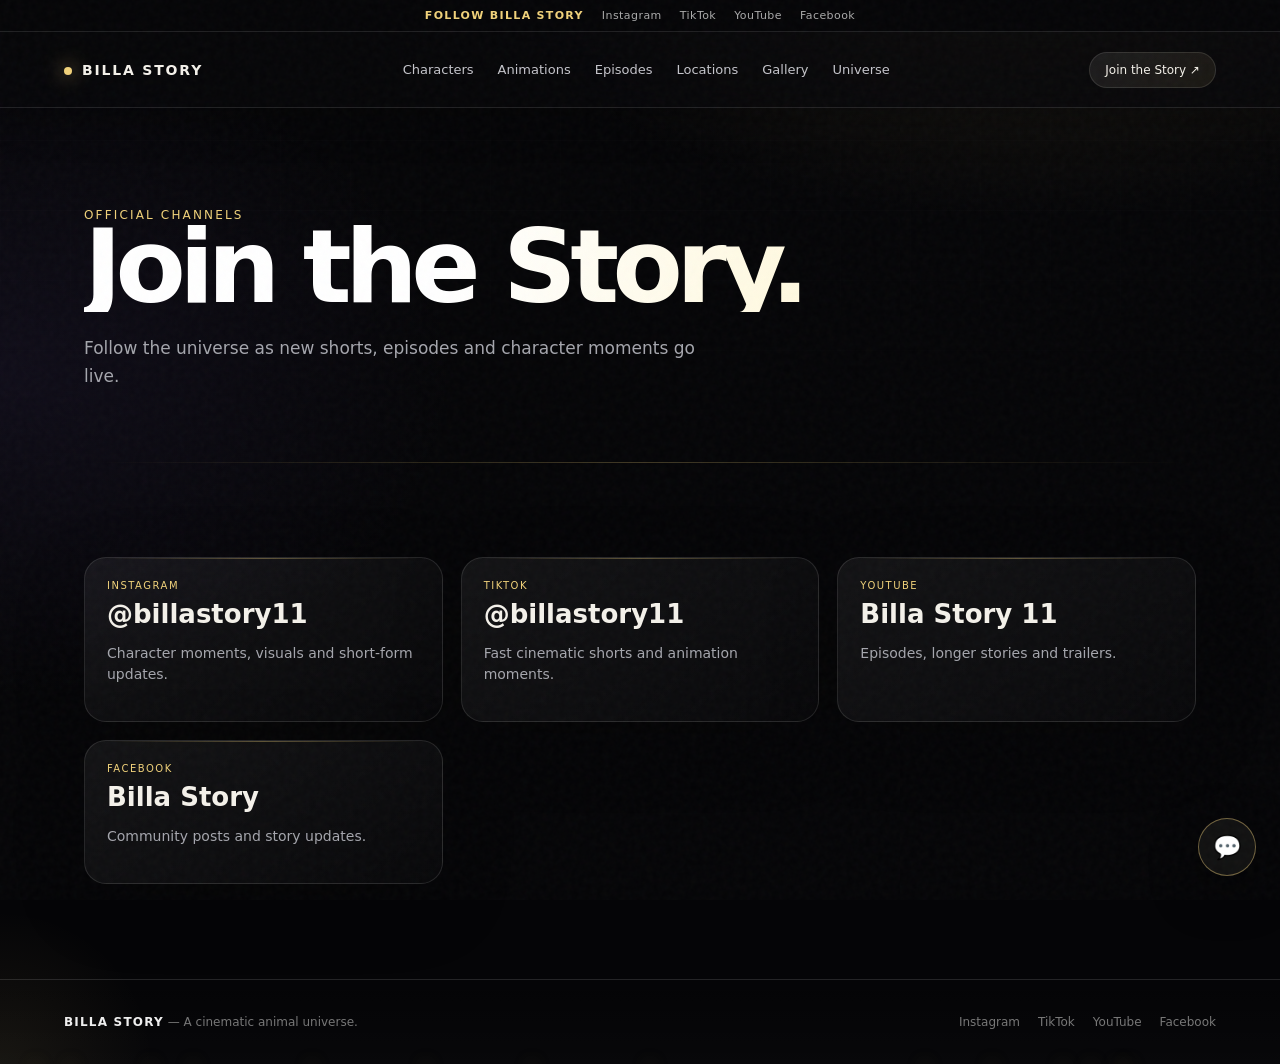
<file: social.html>
<!doctype html><html lang="en"><head><meta charset="utf-8"><meta name="viewport" content="width=device-width,initial-scale=1"><title>Social — Billa Story</title><meta name="description" content="Billa Story — a cinematic animal universe."><link rel="stylesheet" href="style.css"></head><body><div class="social-top"><span>FOLLOW BILLA STORY</span><a href="https://www.instagram.com/billastory11/" target="_blank" rel="noopener">Instagram</a><a href="https://www.tiktok.com/@billastory11" target="_blank" rel="noopener">TikTok</a><a href="https://www.youtube.com/@BillaStory11" target="_blank" rel="noopener">YouTube</a><a href="https://www.facebook.com/profile.php?id=61595432726542" target="_blank" rel="noopener">Facebook</a></div>
<nav class="nav">
  <a class="brand" href="index.html"><span class="brand-dot"></span>BILLA STORY</a>
  <div class="navlinks">
    <a href="characters.html">Characters</a>
    <a href="animations.html">Animations</a>
    <a href="episodes.html">Episodes</a>
    <a href="locations.html">Locations</a>
    <a href="gallery.html">Gallery</a>
    <a href="universe.html">Universe</a>
  </div>
  <a class="nav-cta" href="social.html">Join the Story ↗</a>
</nav>

<section class="page-hero reveal"><div class="kicker">Official channels</div><h1>Join the Story.</h1><p>Follow the universe as new shorts, episodes and character moments go live.</p></section>
<section class="section"><div class="grid">
<a class="card reveal" href="https://www.instagram.com/billastory11/" target="_blank" rel="noopener"><div class="card-body"><div class="tag">Instagram</div><h3>@billastory11</h3><p>Character moments, visuals and short-form updates.</p></div></a>
<a class="card reveal" href="https://www.tiktok.com/@billastory11" target="_blank" rel="noopener"><div class="card-body"><div class="tag">TikTok</div><h3>@billastory11</h3><p>Fast cinematic shorts and animation moments.</p></div></a>
<a class="card reveal" href="https://www.youtube.com/@BilloStory11" target="_blank" rel="noopener"><div class="card-body"><div class="tag">YouTube</div><h3>Billa Story 11</h3><p>Episodes, longer stories and trailers.</p></div></a>
<a class="card reveal" href="https://www.facebook.com/profile.php?id=61595432726542" target="_blank" rel="noopener"><div class="card-body"><div class="tag">Facebook</div><h3>Billa Story</h3><p>Community posts and story updates.</p></div></a>
</div></section>

<footer class="footer">
  <div><strong>BILLA STORY</strong><span> — A cinematic animal universe.</span></div>
  <div class="social-mini">
    <a href="https://www.instagram.com/billastory11/" target="_blank" rel="noopener">Instagram</a>
    <a href="https://www.tiktok.com/@billastory11" target="_blank" rel="noopener">TikTok</a>
    <a href="https://www.youtube.com/@BilloStory11" target="_blank" rel="noopener">YouTube</a>
    <a href="https://www.facebook.com/profile.php?id=61595432726542" target="_blank" rel="noopener">Facebook</a>
  </div>
</footer>
<button class="bot-fab" id="botFab" aria-label="Open Billa Bot">💬</button><div class="bot-panel" id="botPanel"><div class="bot-head"><div><strong>Billa Bot</strong><span>Your Billa Story guide</span></div><button id="botClose">×</button></div><div class="bot-messages" id="botMessages"><div class="bot-msg bot">Assalam-o-alaikum! 👋 Main Billa Bot hoon. Characters, locations ya YouTube ke baare mein poochho.</div></div><div class="bot-quick"><button data-q="Who is Billu?">Billu</button><button data-q="Show locations">Locations</button><button data-q="YouTube link">YouTube</button></div><form class="bot-form" id="botForm"><input id="botInput" placeholder="Ask Billa Bot..." autocomplete="off"><button>Send</button></form></div><script src="script.js"></script></body></html>
</file>
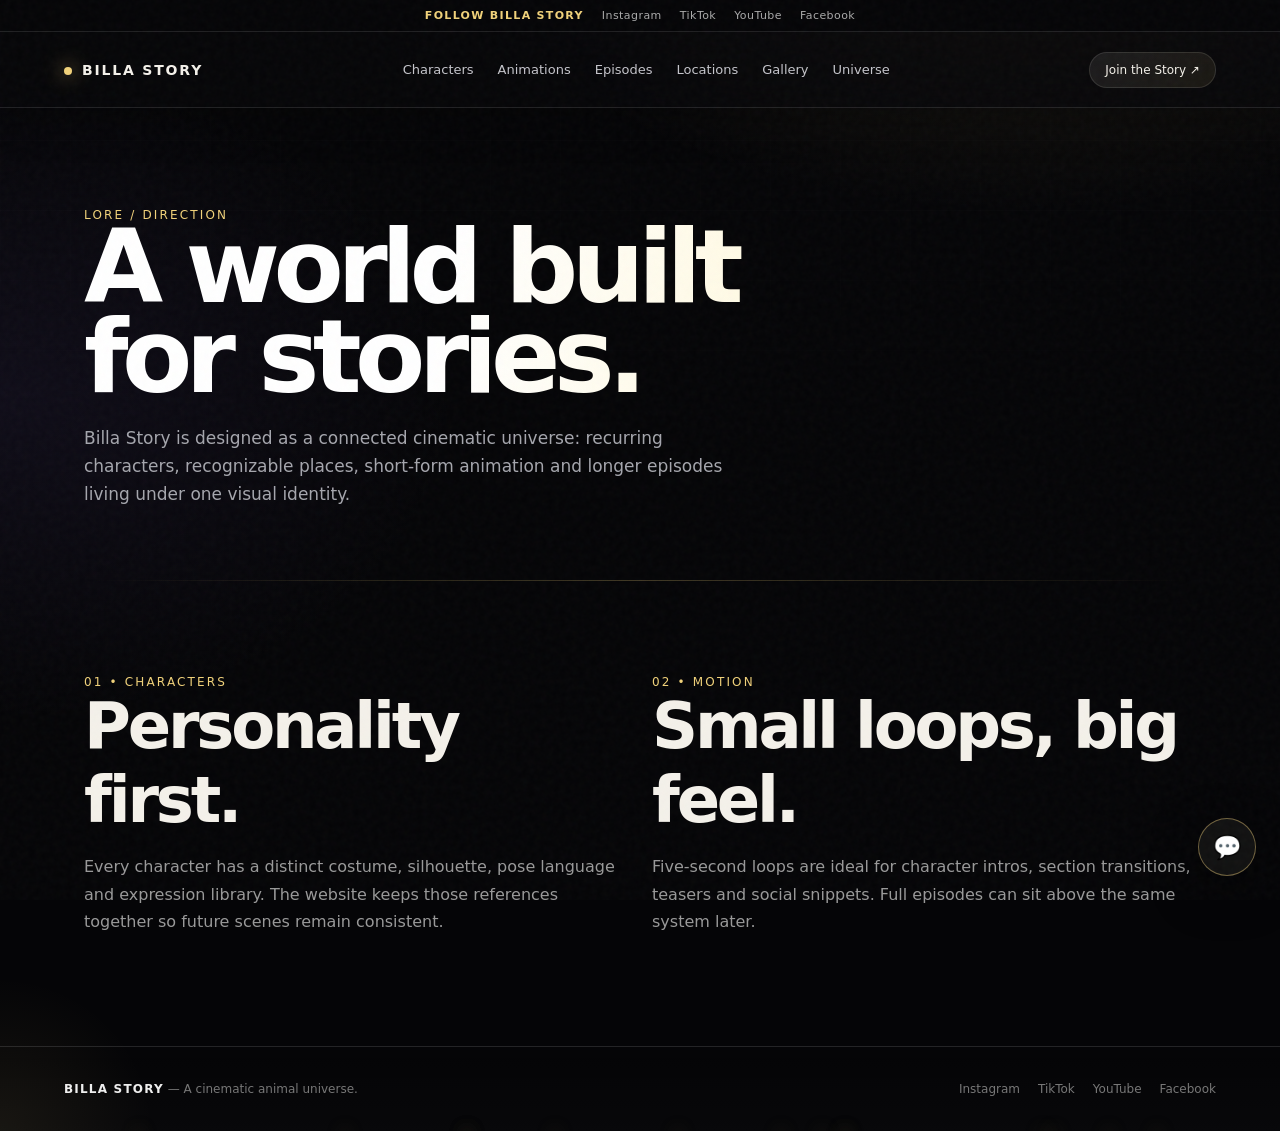
<file: universe.html>
<!doctype html><html lang="en"><head><meta charset="utf-8"><meta name="viewport" content="width=device-width,initial-scale=1"><title>Universe — Billa Story</title><meta name="description" content="Billa Story — a cinematic animal universe."><link rel="stylesheet" href="style.css"></head><body><div class="social-top"><span>FOLLOW BILLA STORY</span><a href="https://www.instagram.com/billastory11/" target="_blank" rel="noopener">Instagram</a><a href="https://www.tiktok.com/@billastory11" target="_blank" rel="noopener">TikTok</a><a href="https://www.youtube.com/@BillaStory11" target="_blank" rel="noopener">YouTube</a><a href="https://www.facebook.com/profile.php?id=61595432726542" target="_blank" rel="noopener">Facebook</a></div>
<nav class="nav">
  <a class="brand" href="index.html"><span class="brand-dot"></span>BILLA STORY</a>
  <div class="navlinks">
    <a href="characters.html">Characters</a>
    <a href="animations.html">Animations</a>
    <a href="episodes.html">Episodes</a>
    <a href="locations.html">Locations</a>
    <a href="gallery.html">Gallery</a>
    <a href="universe.html">Universe</a>
  </div>
  <a class="nav-cta" href="social.html">Join the Story ↗</a>
</nav>

<section class="page-hero reveal"><div class="kicker">Lore / direction</div><h1>A world built<br>for stories.</h1><p>Billa Story is designed as a connected cinematic universe: recurring characters, recognizable places, short-form animation and longer episodes living under one visual identity.</p></section>
<section class="section"><div class="split">
<div class="reveal"><div class="kicker">01 • Characters</div><h2>Personality first.</h2><p style="color:#999;line-height:1.7">Every character has a distinct costume, silhouette, pose language and expression library. The website keeps those references together so future scenes remain consistent.</p></div>
<div class="reveal"><div class="kicker">02 • Motion</div><h2>Small loops, big feel.</h2><p style="color:#999;line-height:1.7">Five-second loops are ideal for character intros, section transitions, teasers and social snippets. Full episodes can sit above the same system later.</p></div>
</div></section>

<footer class="footer">
  <div><strong>BILLA STORY</strong><span> — A cinematic animal universe.</span></div>
  <div class="social-mini">
    <a href="https://www.instagram.com/billastory11/" target="_blank" rel="noopener">Instagram</a>
    <a href="https://www.tiktok.com/@billastory11" target="_blank" rel="noopener">TikTok</a>
    <a href="https://www.youtube.com/@BilloStory11" target="_blank" rel="noopener">YouTube</a>
    <a href="https://www.facebook.com/profile.php?id=61595432726542" target="_blank" rel="noopener">Facebook</a>
  </div>
</footer>
<button class="bot-fab" id="botFab" aria-label="Open Billa Bot">💬</button><div class="bot-panel" id="botPanel"><div class="bot-head"><div><strong>Billa Bot</strong><span>Your Billa Story guide</span></div><button id="botClose">×</button></div><div class="bot-messages" id="botMessages"><div class="bot-msg bot">Assalam-o-alaikum! 👋 Main Billa Bot hoon. Characters, locations ya YouTube ke baare mein poochho.</div></div><div class="bot-quick"><button data-q="Who is Billu?">Billu</button><button data-q="Show locations">Locations</button><button data-q="YouTube link">YouTube</button></div><form class="bot-form" id="botForm"><input id="botInput" placeholder="Ask Billa Bot..." autocomplete="off"><button>Send</button></form></div><script src="script.js"></script></body></html>
</file>
<file: style.css>
:root{--bg:#07070a;--panel:#101116;--panel2:#15161c;--text:#f4f1ea;--muted:#a5a6ad;--line:rgba(255,255,255,.11);--gold:#e7c878;--red:#d84d3f;--max:1240px}
*{box-sizing:border-box}html{scroll-behavior:smooth}body{margin:0;background:radial-gradient(circle at 20% 0%,#19141a 0,#07070a 38%,#050508 100%);color:var(--text);font-family:Inter,system-ui,-apple-system,Segoe UI,sans-serif;overflow-x:hidden}
body:before{content:"";position:fixed;inset:0;pointer-events:none;background:linear-gradient(rgba(255,255,255,.015) 1px,transparent 1px),linear-gradient(90deg,rgba(255,255,255,.012) 1px,transparent 1px);background-size:70px 70px;mask-image:linear-gradient(to bottom,black,transparent 70%);z-index:-1}
a{color:inherit;text-decoration:none}.nav{position:sticky;top:0;z-index:50;height:76px;display:flex;align-items:center;justify-content:space-between;padding:0 5vw;border-bottom:1px solid var(--line);background:rgba(7,7,10,.72);backdrop-filter:blur(20px)}
.brand{font-weight:900;letter-spacing:.13em;font-size:14px}.brand-dot{display:inline-block;width:8px;height:8px;border-radius:50%;background:var(--gold);box-shadow:0 0 20px var(--gold);margin-right:10px}.navlinks{display:flex;gap:24px;color:#c5c5cb;font-size:13px}.navlinks a:hover,.social-mini a:hover{color:white}.nav-cta{border:1px solid var(--line);padding:10px 15px;border-radius:99px;font-size:12px}
.hero{min-height:86vh;display:grid;place-items:center;position:relative;padding:70px 5vw 90px}.hero-inner{max-width:var(--max);width:100%;display:grid;grid-template-columns:1fr 1fr;gap:55px;align-items:center}.eyebrow{font-size:11px;letter-spacing:.2em;text-transform:uppercase;color:var(--gold);margin-bottom:18px}.hero h1{font-size:clamp(54px,8vw,112px);line-height:.86;letter-spacing:-.065em;margin:0 0 25px;max-width:720px}.hero h1 span{color:var(--gold)}.hero p{max-width:580px;color:var(--muted);font-size:17px;line-height:1.65}.buttons{display:flex;gap:12px;margin-top:28px;flex-wrap:wrap}.btn{padding:14px 19px;border-radius:10px;border:1px solid var(--line);font-size:13px}.btn.primary{background:var(--text);color:#08080a;border-color:var(--text);font-weight:800}.btn:hover{transform:translateY(-2px)}
.stage{perspective:1100px;position:relative;min-height:560px;display:grid;place-items:center}.stage-card{width:min(560px,95%);transform:rotateY(-10deg) rotateX(3deg);border:1px solid var(--line);border-radius:28px;overflow:hidden;box-shadow:0 35px 100px rgba(0,0,0,.55);background:#111}.stage-card video{width:100%;display:block}.orb{position:absolute;width:260px;height:260px;border-radius:50%;background:radial-gradient(circle,rgba(231,200,120,.24),transparent 68%);filter:blur(8px);top:15%;right:0;z-index:-1}
.section{max-width:var(--max);margin:auto;padding:95px 5vw}.section-head{display:flex;justify-content:space-between;gap:30px;align-items:end;margin-bottom:35px}.section h2{font-size:clamp(34px,5vw,64px);letter-spacing:-.05em;margin:0}.section-head p{max-width:430px;color:var(--muted);line-height:1.6}.grid{display:grid;grid-template-columns:repeat(3,1fr);gap:18px}.card{background:linear-gradient(145deg,rgba(255,255,255,.06),rgba(255,255,255,.015));border:1px solid var(--line);border-radius:22px;overflow:hidden;transform-style:preserve-3d;transition:.35s}.card:hover{transform:translateY(-8px) rotateX(2deg) rotateY(-2deg);border-color:rgba(231,200,120,.35)}.card video,.card img{width:100%;display:block}.card-body{padding:22px}.tag{font-size:10px;letter-spacing:.15em;text-transform:uppercase;color:var(--gold)}.card h3{font-size:26px;margin:8px 0}.card p{color:var(--muted);line-height:1.5;font-size:14px}.meta{display:flex;justify-content:space-between;color:#777;font-size:11px;margin-top:18px}
.marquee{overflow:hidden;border-top:1px solid var(--line);border-bottom:1px solid var(--line);white-space:nowrap}.marquee div{display:inline-block;padding:18px 0;font-size:12px;letter-spacing:.25em;color:#777;animation:marq 25s linear infinite}@keyframes marq{to{transform:translateX(-50%)}}
.sheet{border:1px solid var(--line);border-radius:24px;overflow:hidden;background:#0d0d10}.sheet img{width:100%;display:block}.split{display:grid;grid-template-columns:1fr 1fr;gap:24px;align-items:start}.kicker{color:var(--gold);font-size:12px;letter-spacing:.18em;text-transform:uppercase}.big-number{font-size:120px;line-height:.8;color:rgba(255,255,255,.05);font-weight:900}
.location-grid{display:grid;grid-template-columns:repeat(4,1fr);gap:12px}.location{padding:25px;border:1px solid var(--line);border-radius:16px;background:rgba(255,255,255,.025);min-height:120px}.location strong{display:block;font-size:18px}.location span{color:#777;font-size:11px;letter-spacing:.12em;text-transform:uppercase}
.footer{border-top:1px solid var(--line);padding:35px 5vw;display:flex;justify-content:space-between;gap:20px;color:#777;font-size:12px}.footer strong{color:#eee;letter-spacing:.1em}.social-mini{display:flex;gap:18px}
.page-hero{max-width:var(--max);margin:auto;padding:100px 5vw 55px}.page-hero h1{font-size:clamp(55px,8vw,105px);letter-spacing:-.065em;line-height:.88;margin:0 0 22px}.page-hero p{max-width:650px;color:var(--muted);font-size:17px;line-height:1.65}
.character-row{display:grid;grid-template-columns:1fr 1fr;gap:25px;margin-bottom:55px}.char-copy{padding:25px}.char-copy h2{font-size:48px;letter-spacing:-.05em;margin:8px 0}.char-copy p{color:var(--muted);line-height:1.7}.specs{display:flex;gap:8px;flex-wrap:wrap;margin-top:20px}.spec{border:1px solid var(--line);padding:8px 10px;border-radius:99px;font-size:10px;color:#aaa}
.timeline{display:grid;gap:14px}.episode{display:grid;grid-template-columns:110px 1fr 160px;gap:20px;align-items:center;border:1px solid var(--line);padding:18px;border-radius:18px;background:rgba(255,255,255,.025)}.episode .num{font-size:40px;font-weight:900;color:#444}.episode img{width:160px;border-radius:12px}.episode p{color:#888;font-size:13px;line-height:1.5}
.gallery{columns:3 280px;column-gap:14px}.gallery img{width:100%;display:block;margin:0 0 14px;border-radius:16px;border:1px solid var(--line)}
.note{padding:18px 20px;border-left:2px solid var(--gold);background:rgba(231,200,120,.05);color:#bbb;line-height:1.6;border-radius:0 12px 12px 0}
@media(max-width:900px){.navlinks{display:none}.hero-inner,.split,.character-row{grid-template-columns:1fr}.grid{grid-template-columns:1fr 1fr}.location-grid{grid-template-columns:1fr 1fr}.hero{padding-top:45px}.stage{min-height:auto}.episode{grid-template-columns:70px 1fr}.episode img{display:none}}
@media(max-width:600px){.grid,.location-grid{grid-template-columns:1fr}.hero h1{font-size:58px}.section{padding:65px 5vw}.page-hero{padding-top:65px}.footer{flex-direction:column}}
.reveal{opacity:0;transform:translateY(24px);transition:opacity .8s ease,transform .8s ease}.reveal.show{opacity:1;transform:none}

.social-top{position:relative;z-index:60;display:flex;align-items:center;justify-content:center;gap:18px;padding:9px 5vw;border-bottom:1px solid var(--line);background:#050507;color:#aaa;font-size:11px;letter-spacing:.04em}.social-top span{color:var(--gold);font-weight:800;letter-spacing:.12em}.social-top a:hover{color:#fff}
.cinematic-character{background:#08090c;min-height:420px;display:flex;align-items:center;justify-content:center}.cinematic-character video{width:100%;height:100%;min-height:420px;object-fit:cover;display:block}
.location-grid-art{grid-template-columns:repeat(3,1fr);gap:18px}.location-card{border:1px solid var(--line);border-radius:22px;overflow:hidden;background:rgba(255,255,255,.025);transition:.35s}.location-card:hover{transform:translateY(-7px);border-color:rgba(231,200,120,.4)}.location-card img{width:100%;aspect-ratio:16/10;object-fit:cover;display:block}.location-card-body{padding:18px 20px 21px}.location-card-body span{display:block;color:#777;font-size:10px;letter-spacing:.14em;margin-bottom:7px}.location-card-body strong{font-size:22px}
.bot-fab{position:fixed;right:24px;bottom:24px;z-index:100;width:58px;height:58px;border-radius:50%;border:1px solid rgba(231,200,120,.45);background:#111;color:#fff;font-size:23px;box-shadow:0 15px 45px rgba(0,0,0,.5);cursor:pointer}.bot-panel{position:fixed;right:24px;bottom:92px;z-index:101;width:min(360px,calc(100vw - 32px));height:500px;display:none;flex-direction:column;background:#0d0e12;border:1px solid var(--line);border-radius:20px;overflow:hidden;box-shadow:0 25px 80px rgba(0,0,0,.65)}.bot-panel.open{display:flex}.bot-head{display:flex;justify-content:space-between;align-items:center;padding:16px 18px;border-bottom:1px solid var(--line)}.bot-head strong{display:block}.bot-head span{font-size:11px;color:#777}.bot-head button{border:0;background:none;color:#aaa;font-size:24px;cursor:pointer}.bot-messages{flex:1;overflow:auto;padding:15px}.bot-msg{max-width:85%;padding:10px 12px;border-radius:14px;margin-bottom:10px;font-size:13px;line-height:1.45}.bot-msg.bot{background:#181a20;color:#ddd}.bot-msg.user{margin-left:auto;background:#e7c878;color:#111}.bot-quick{display:flex;gap:7px;overflow:auto;padding:9px 12px;border-top:1px solid var(--line)}.bot-quick button{white-space:nowrap;border:1px solid var(--line);background:#15161b;color:#bbb;border-radius:99px;padding:7px 10px;font-size:11px;cursor:pointer}.bot-form{display:flex;padding:10px;border-top:1px solid var(--line);gap:8px}.bot-form input{flex:1;min-width:0;border:1px solid var(--line);background:#08090c;color:#fff;border-radius:10px;padding:10px}.bot-form button{border:0;border-radius:10px;padding:0 13px;background:#e7c878;color:#111;font-weight:800}
@media(max-width:900px){.social-top{overflow:auto;justify-content:flex-start;white-space:nowrap}.location-grid-art{grid-template-columns:1fr 1fr}.cinematic-character,.cinematic-character video{min-height:320px}}@media(max-width:600px){.location-grid-art{grid-template-columns:1fr}.social-top{gap:12px}.social-top span{display:none}}
/* Final environment gallery */
.location-showcase-grid{display:grid;gap:42px}
.location-showcase{border:1px solid var(--line);border-radius:26px;background:linear-gradient(145deg,rgba(255,255,255,.055),rgba(255,255,255,.015));overflow:hidden;box-shadow:0 20px 70px rgba(0,0,0,.25)}
.loc-title{padding:24px 26px 20px;display:flex;align-items:end;justify-content:space-between;gap:20px;border-bottom:1px solid var(--line)}
.loc-title span{color:var(--gold);font-size:10px;letter-spacing:.18em;text-transform:uppercase}.loc-title h2{margin:0;font-size:32px;letter-spacing:-.04em}
.loc-views{display:grid;grid-template-columns:1fr 1fr;gap:1px;background:var(--line)}
.loc-views figure{margin:0;background:#050608;position:relative}.loc-views img{width:100%;aspect-ratio:16/10;object-fit:cover;display:block}.loc-views figcaption{position:absolute;left:14px;bottom:14px;padding:7px 10px;border:1px solid rgba(255,255,255,.18);border-radius:999px;background:rgba(0,0,0,.55);backdrop-filter:blur(10px);font-size:10px;letter-spacing:.16em;color:#fff}
/* Keep character animation frames fully visible */
.cinematic-character video,.card video{object-fit:contain!important;background:#050608;aspect-ratio:16/9}
@media(max-width:700px){.loc-title{display:block}.loc-title h2{margin-top:8px;font-size:26px}.loc-views{grid-template-columns:1fr}.loc-views img{aspect-ratio:16/10}}

/* Verified locations build */
.locations-list{padding-top:30px}.location-card{margin:0 0 34px;border:1px solid var(--line);border-radius:28px;overflow:hidden;background:linear-gradient(145deg,rgba(255,255,255,.06),rgba(255,255,255,.015));box-shadow:0 25px 80px rgba(0,0,0,.28)}.location-card-head{display:flex;justify-content:space-between;align-items:end;gap:24px;padding:26px 28px;border-bottom:1px solid var(--line)}.loc-kicker{font-size:10px;letter-spacing:.18em;color:var(--gold)}.location-card h2{font-size:clamp(28px,4vw,46px);margin:7px 0 6px;letter-spacing:-.045em}.location-card p{margin:0;color:var(--muted);max-width:680px;line-height:1.6}.loc-open{border:1px solid var(--line);background:#111217;color:#eee;padding:11px 14px;border-radius:999px;cursor:pointer}.location-pair{display:grid;grid-template-columns:1fr 1fr;gap:2px;background:var(--line)}.location-image{position:relative;padding:0;border:0;background:#060608;cursor:pointer;overflow:hidden}.location-image img{width:100%;height:clamp(300px,42vw,590px);display:block;object-fit:cover;transition:transform .6s ease;}.location-image:hover img{transform:scale(1.035)}.location-image span{position:absolute;left:16px;bottom:16px;padding:8px 11px;border-radius:999px;border:1px solid rgba(255,255,255,.18);background:rgba(0,0,0,.58);backdrop-filter:blur(10px);color:#fff;font-size:10px;letter-spacing:.16em}.loc-modal{display:none;position:fixed;inset:0;z-index:100;align-items:center;justify-content:center;padding:24px}.loc-modal.open{display:flex}.loc-modal-backdrop{position:absolute;inset:0;background:rgba(0,0,0,.86);backdrop-filter:blur(10px)}.loc-modal-box{position:relative;z-index:1;width:min(1100px,96vw);max-height:94vh;overflow:auto;background:#0b0c10;border:1px solid var(--line);border-radius:24px;box-shadow:0 40px 120px rgba(0,0,0,.7)}.loc-modal-box>img{width:100%;max-height:72vh;object-fit:contain;background:#050608;display:block}.loc-modal-close{position:absolute;right:14px;top:14px;z-index:3;width:40px;height:40px;border:1px solid rgba(255,255,255,.2);border-radius:50%;background:rgba(0,0,0,.6);color:#fff;font-size:25px;cursor:pointer}.loc-modal-title{padding:22px 26px 18px}.loc-modal-title span{font-size:10px;color:var(--gold);letter-spacing:.17em}.loc-modal-title h2{margin:7px 0 14px;font-size:34px}.loc-switch{display:flex;gap:8px}.loc-switch button{border:1px solid var(--line);background:#14151a;color:#bbb;border-radius:999px;padding:8px 12px;cursor:pointer}.loc-modal-caption{padding:14px 26px 20px;color:#999;line-height:1.5}@media(max-width:700px){.location-card-head{display:block}.loc-open{margin-top:18px}.location-pair{grid-template-columns:1fr}.location-image img{height:70vw;max-height:500px}.loc-modal{padding:10px}.loc-modal-title h2{font-size:26px}}
</file>
<file: next-level.css>
/* BILLA STORY — NEXT LEVEL CINEMATIC LAYER */
:root{--gold:#f2cf72;--cream:#f6f0e4;--ink:#050507;--muted:#a6a7ad;--glass:rgba(255,255,255,.065);--stroke:rgba(255,255,255,.12)}
body.next{background:#050507;color:var(--cream);font-family:Inter,ui-sans-serif,system-ui,-apple-system,Segoe UI,sans-serif}
body.next:before{content:"";position:fixed;inset:0;z-index:0;pointer-events:none;opacity:.32;background:radial-gradient(circle at 15% 10%,rgba(242,207,114,.13),transparent 26%),radial-gradient(circle at 85% 35%,rgba(116,145,255,.09),transparent 25%),linear-gradient(90deg,transparent 49.9%,rgba(255,255,255,.018) 50%,transparent 50.1%);background-size:auto,auto,120px 120px}
.next *{scrollbar-width:thin;scrollbar-color:#5b574c transparent}.next a{transition:.25s ease}.next .social-top{background:rgba(4,4,6,.72);backdrop-filter:blur(18px);position:sticky;top:0;z-index:80}.next .nav{top:39px;background:rgba(5,5,7,.48);backdrop-filter:blur(22px);z-index:70}
.progress{position:fixed;top:0;left:0;height:3px;width:0;background:linear-gradient(90deg,var(--gold),#fff);z-index:200;box-shadow:0 0 18px rgba(242,207,114,.8)}
.cursor-glow{position:fixed;width:260px;height:260px;border-radius:50%;pointer-events:none;z-index:1;background:radial-gradient(circle,rgba(242,207,114,.11),transparent 68%);transform:translate(-50%,-50%);mix-blend-mode:screen}
.next-hero{min-height:calc(100vh - 115px);position:relative;display:grid;place-items:center;overflow:hidden;padding:80px 5vw}.hero-grid{width:min(1400px,100%);display:grid;grid-template-columns:.95fr 1.05fr;gap:50px;align-items:center;position:relative;z-index:2}.hero-copy{position:relative}.hero-kicker{display:flex;align-items:center;gap:12px;color:var(--gold);font-size:11px;letter-spacing:.24em;text-transform:uppercase}.pulse-dot{width:7px;height:7px;border-radius:50%;background:var(--gold);box-shadow:0 0 0 0 rgba(242,207,114,.7);animation:pulse 1.8s infinite}@keyframes pulse{70%{box-shadow:0 0 0 12px transparent}100%{box-shadow:0 0 0 0 transparent}}
.next-hero h1{font-size:clamp(58px,8.6vw,132px);line-height:.83;letter-spacing:-.075em;margin:20px 0 26px}.next-hero h1 em{font-style:normal;color:var(--gold);text-shadow:0 0 45px rgba(242,207,114,.15)}.hero-copy p{max-width:600px;color:#b2b2b8;line-height:1.75;font-size:16px}.hero-actions{display:flex;gap:12px;flex-wrap:wrap;margin-top:28px}.hero-actions .btn{position:relative;overflow:hidden}.hero-actions .btn:after{content:"";position:absolute;inset:0;transform:translateX(-110%);background:linear-gradient(100deg,transparent,rgba(255,255,255,.22),transparent);transition:.55s}.hero-actions .btn:hover:after{transform:translateX(110%)}
.hero-orbit{min-height:620px;position:relative;display:grid;place-items:center;perspective:1200px}.hero-orbit:before,.hero-orbit:after{content:"";position:absolute;border:1px solid rgba(242,207,114,.16);border-radius:50%;width:82%;aspect-ratio:1;animation:spin 24s linear infinite}.hero-orbit:after{width:64%;animation-direction:reverse;animation-duration:17s;border-color:rgba(255,255,255,.08)}@keyframes spin{to{transform:rotate(360deg)}}.hero-video{width:min(560px,90%);aspect-ratio:4/5;object-fit:cover;border-radius:32px;border:1px solid rgba(255,255,255,.15);box-shadow:0 40px 110px rgba(0,0,0,.72);transform:rotateY(-8deg);position:relative;z-index:2;background:#0a0a0d}.float-chip{position:absolute;z-index:4;padding:10px 13px;border:1px solid rgba(255,255,255,.15);border-radius:999px;background:rgba(12,12,15,.7);backdrop-filter:blur(16px);font-size:10px;letter-spacing:.12em;text-transform:uppercase;animation:float 4s ease-in-out infinite}.chip-a{top:14%;left:4%}.chip-b{right:3%;bottom:20%;animation-delay:-2s}@keyframes float{50%{transform:translateY(-13px)}}
.story-strip{position:relative;z-index:3;border-block:1px solid var(--stroke);overflow:hidden;background:rgba(255,255,255,.02)}.story-strip div{display:inline-block;white-space:nowrap;padding:18px 0;font-size:11px;letter-spacing:.28em;color:#85858b;animation:marq2 28s linear infinite}@keyframes marq2{to{transform:translateX(-50%)}}
.next-section{position:relative;z-index:2;width:min(1400px,90%);margin:auto;padding:120px 0}.section-intro{display:flex;justify-content:space-between;align-items:end;gap:30px;margin-bottom:38px}.section-intro h2{font-size:clamp(40px,5vw,76px);line-height:.9;letter-spacing:-.06em;margin:8px 0}.section-intro p{max-width:450px;color:#8f9097;line-height:1.7}.eyebrow2{font-size:10px;letter-spacing:.2em;text-transform:uppercase;color:var(--gold)}
.cast-wall{display:grid;grid-template-columns:repeat(3,1fr);gap:16px}.cast-card{min-height:430px;position:relative;overflow:hidden;border:1px solid var(--stroke);border-radius:24px;background:#0b0c10;transform-style:preserve-3d}.cast-card:nth-child(1),.cast-card:nth-child(6){min-height:520px}.cast-card video{width:100%;height:100%;min-height:430px;object-fit:cover!important;display:block;filter:saturate(1.05)}.cast-card:after{content:"";position:absolute;inset:0;background:linear-gradient(180deg,transparent 35%,rgba(0,0,0,.86));pointer-events:none}.cast-info{position:absolute;z-index:3;left:20px;right:20px;bottom:18px}.cast-no{color:var(--gold);font-size:10px;letter-spacing:.2em}.cast-info h3{font-size:34px;margin:5px 0}.cast-info p{color:#b1b1b6;margin:0;font-size:12px}.cast-arrow{position:absolute;right:18px;top:18px;width:40px;height:40px;display:grid;place-items:center;border:1px solid rgba(255,255,255,.18);border-radius:50%;z-index:4;background:rgba(0,0,0,.3)}.cast-card:hover .cast-arrow{background:var(--gold);color:#111}.cast-card:hover video{transform:scale(1.04);transition:transform .7s ease}
.trio{display:grid;grid-template-columns:1.2fr .8fr;gap:18px}.feature-panel{min-height:480px;border:1px solid var(--stroke);border-radius:26px;overflow:hidden;position:relative;background:#0a0b0e}.feature-panel img,.feature-panel video{width:100%;height:100%;object-fit:cover;display:block}.feature-copy{position:absolute;inset:auto 0 0;padding:30px;background:linear-gradient(transparent,rgba(0,0,0,.9))}.feature-copy h3{font-size:42px;letter-spacing:-.05em;margin:5px 0}.mini-stack{display:grid;gap:18px}.mini-panel{border:1px solid var(--stroke);border-radius:24px;padding:26px;background:linear-gradient(145deg,rgba(255,255,255,.06),rgba(255,255,255,.018));min-height:145px}.mini-panel strong{font-size:28px}.mini-panel p{color:#888;line-height:1.6;font-size:13px}.number{font-size:11px;color:var(--gold);letter-spacing:.18em}
.location-rail{display:grid;grid-template-columns:repeat(4,1fr);gap:14px}.place{position:relative;min-height:250px;border-radius:20px;overflow:hidden;border:1px solid var(--stroke);background:#0a0b0d}.place img{width:100%;height:100%;object-fit:cover;display:block;transition:.7s}.place:after{content:"";position:absolute;inset:0;background:linear-gradient(transparent 25%,rgba(0,0,0,.8))}.place:hover img{transform:scale(1.08)}.place label{position:absolute;left:15px;bottom:15px;z-index:2;font-size:14px;font-weight:800}.place small{display:block;color:#aaa;font-size:9px;letter-spacing:.16em;text-transform:uppercase;margin-top:4px}
.lab{border:1px solid var(--stroke);border-radius:30px;padding:38px;background:radial-gradient(circle at 80% 20%,rgba(242,207,114,.12),transparent 28%),linear-gradient(145deg,#101116,#08090c);overflow:hidden;position:relative}.lab-grid{display:grid;grid-template-columns:1fr 1fr;gap:30px;align-items:center}.lab h2{font-size:clamp(42px,6vw,82px);line-height:.88;letter-spacing:-.065em;margin:8px 0 20px}.lab p{color:#92939a;line-height:1.7;max-width:540px}.lab-orb{height:320px;border-radius:50%;border:1px solid rgba(242,207,114,.25);display:grid;place-items:center;position:relative}.lab-orb:before,.lab-orb:after{content:"";position:absolute;border-radius:50%;border:1px dashed rgba(255,255,255,.12);inset:14%;animation:spin 16s linear infinite}.lab-orb:after{inset:27%;animation-direction:reverse;animation-duration:10s}.lab-orb span{font-size:80px;animation:bounce 2.5s ease-in-out infinite}@keyframes bounce{50%{transform:translateY(-14px) rotate(-6deg)}}
.next-footer{border-top:1px solid var(--stroke);padding:55px 5vw;display:flex;justify-content:space-between;gap:20px;color:#777;position:relative;z-index:2}.next-footer strong{color:#eee;letter-spacing:.16em}.next-footer a:hover{color:#fff}
.next .reveal{opacity:0;transform:translateY(35px) scale(.98);transition:opacity .9s cubic-bezier(.2,.7,.2,1),transform .9s cubic-bezier(.2,.7,.2,1)}.next .reveal.show{opacity:1;transform:none}.next .stagger>*{transition-delay:calc(var(--i,0)*80ms)}
@media(max-width:1000px){.hero-grid,.trio,.lab-grid{grid-template-columns:1fr}.hero-orbit{min-height:540px}.cast-wall{grid-template-columns:1fr 1fr}.location-rail{grid-template-columns:1fr 1fr}.section-intro{display:block}.section-intro p{margin-top:18px}.next .nav{top:38px}}
@media(max-width:650px){.next-hero{padding:55px 5vw}.next-hero h1{font-size:58px}.hero-orbit{min-height:430px}.hero-video{width:78%}.float-chip{display:none}.cast-wall,.location-rail{grid-template-columns:1fr}.cast-card,.cast-card:nth-child(1),.cast-card:nth-child(6){min-height:390px}.cast-card video{min-height:390px}.next-section{padding:78px 0}.lab{padding:25px}.lab-orb{height:250px}.next-footer{flex-direction:column}.next .social-top{top:0}}
</file>
